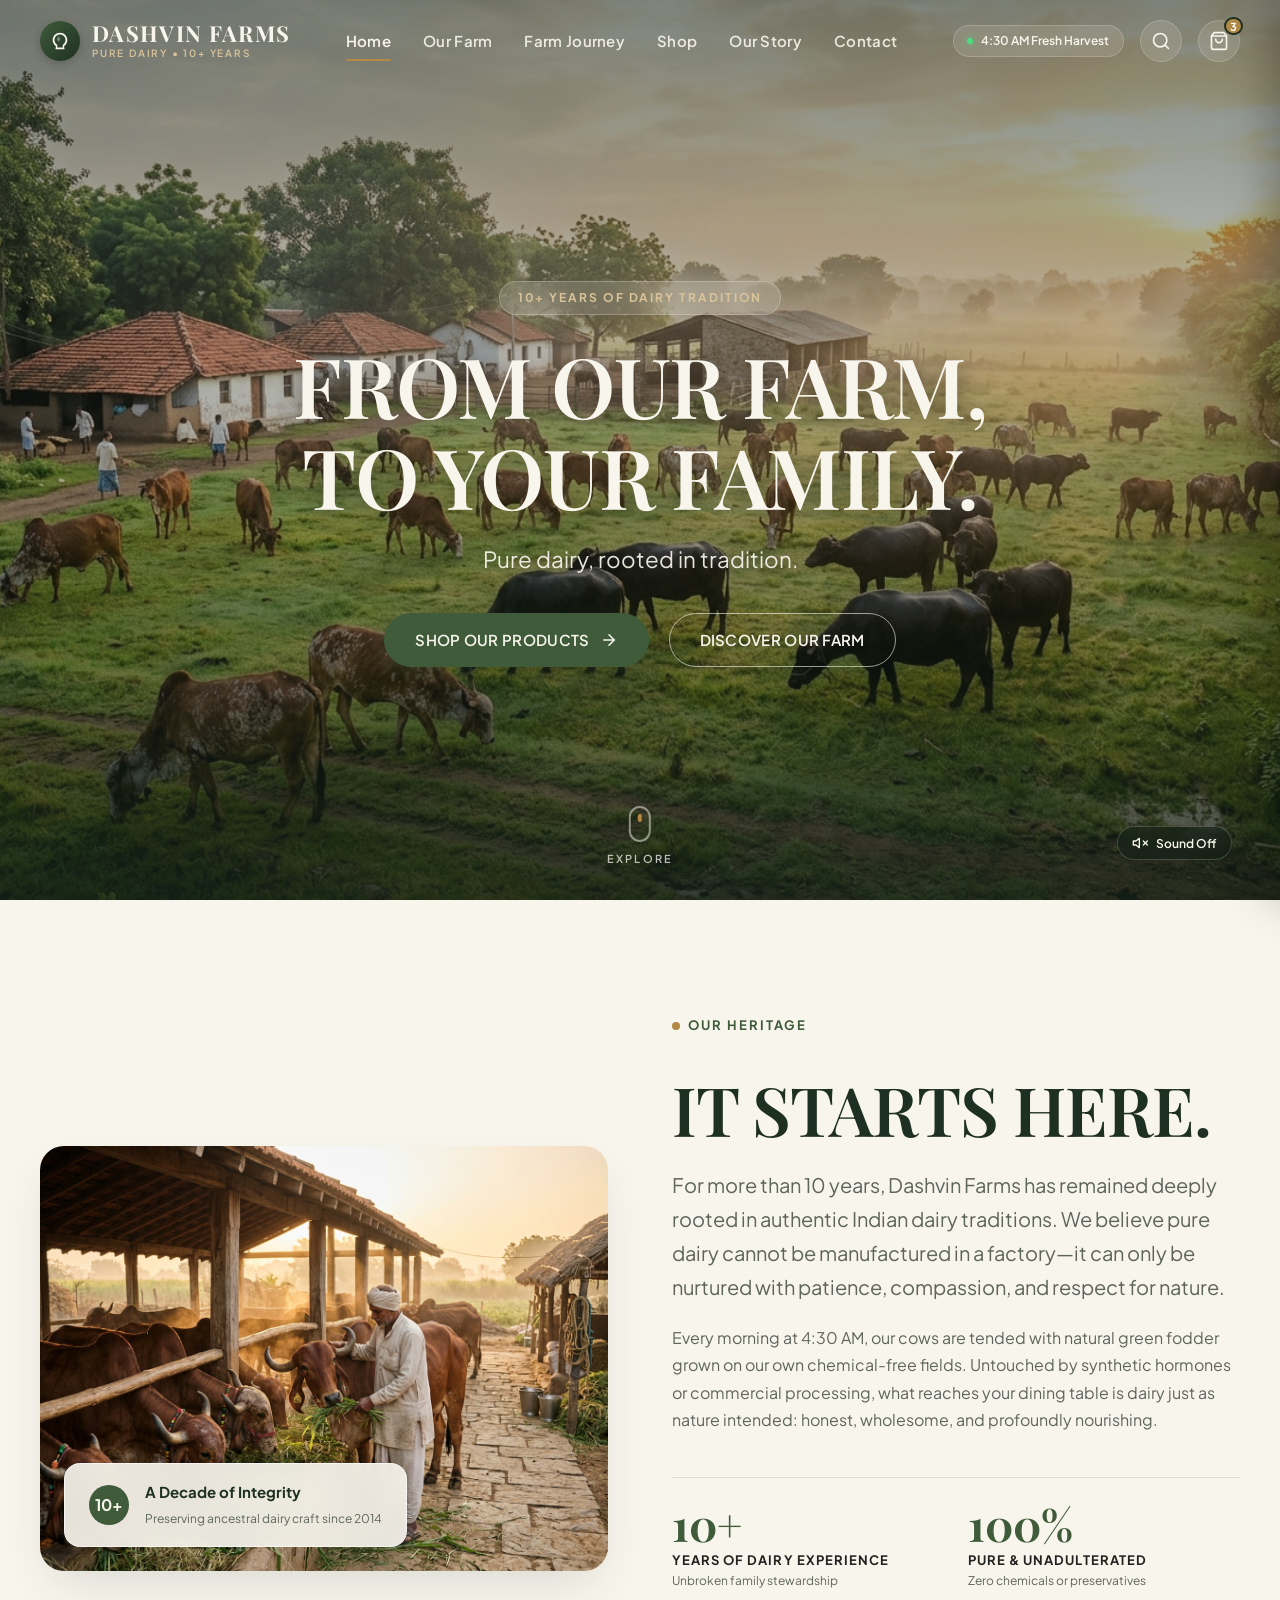
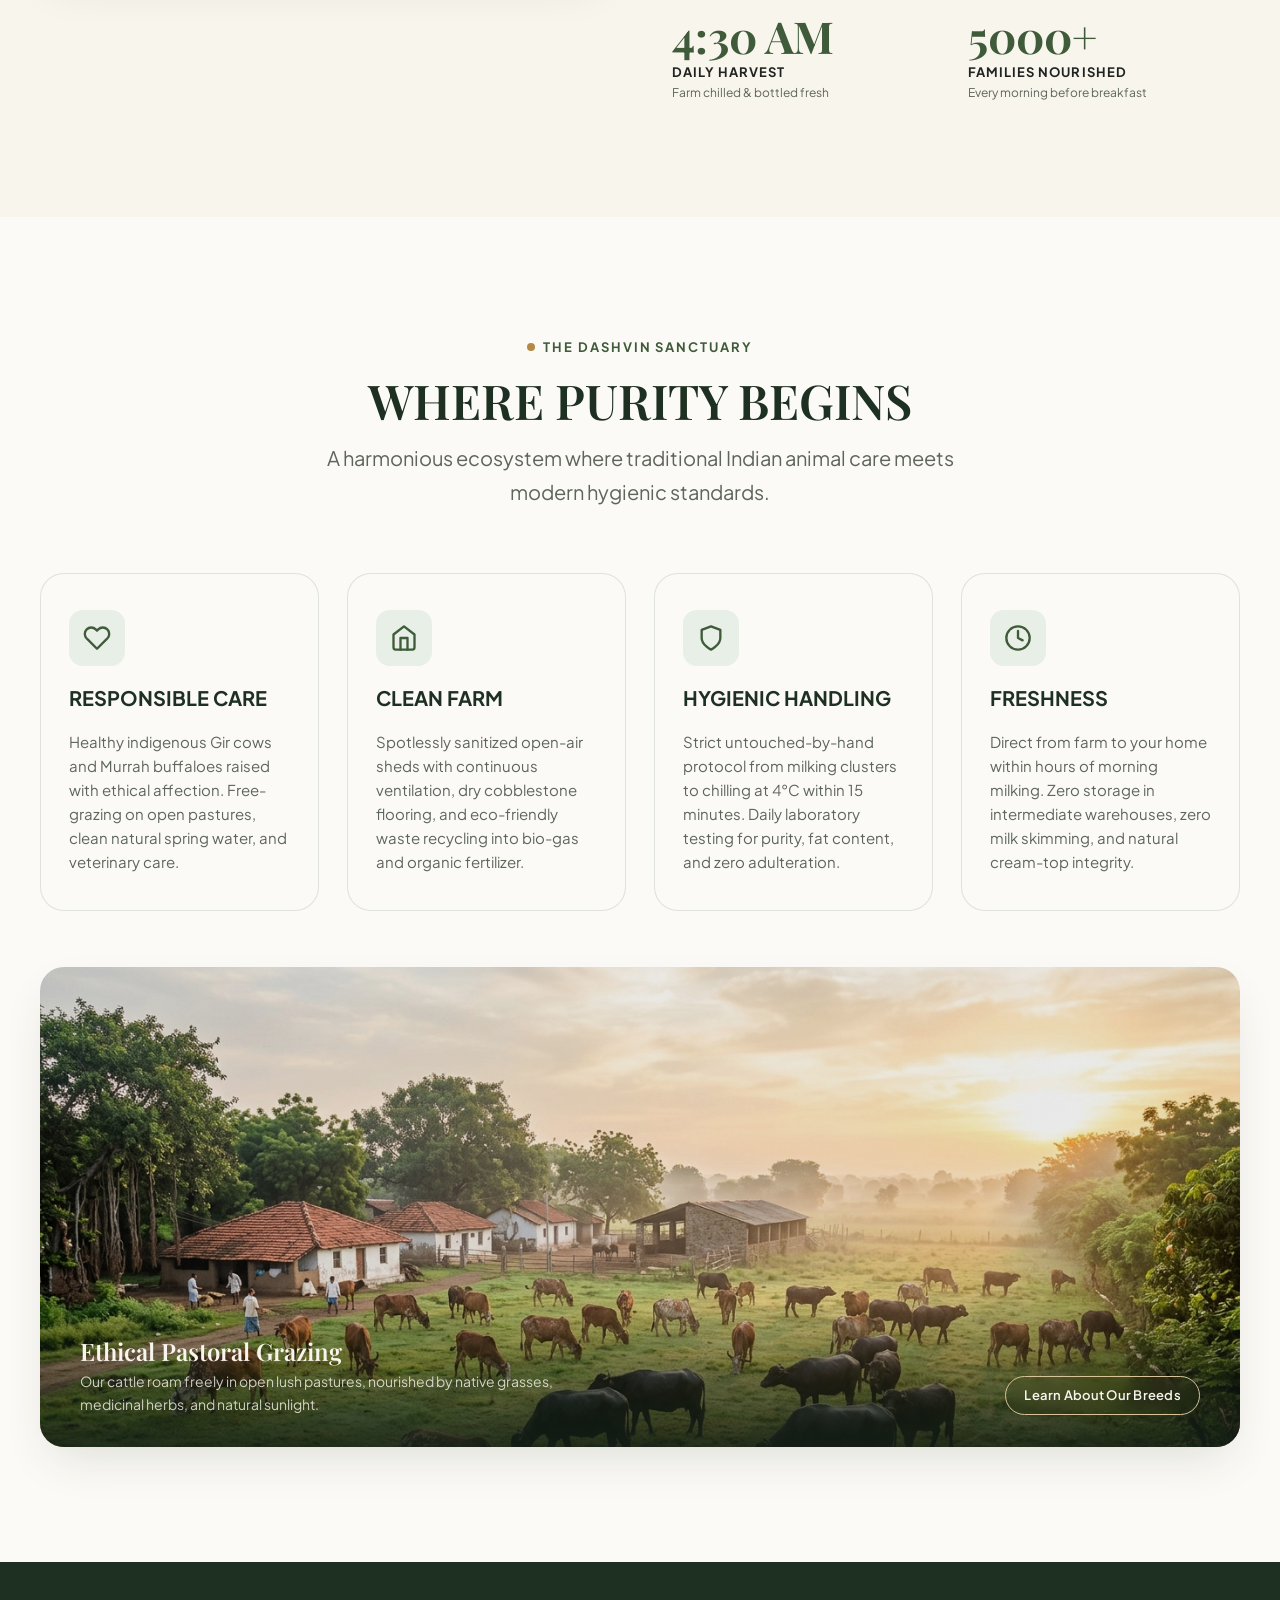
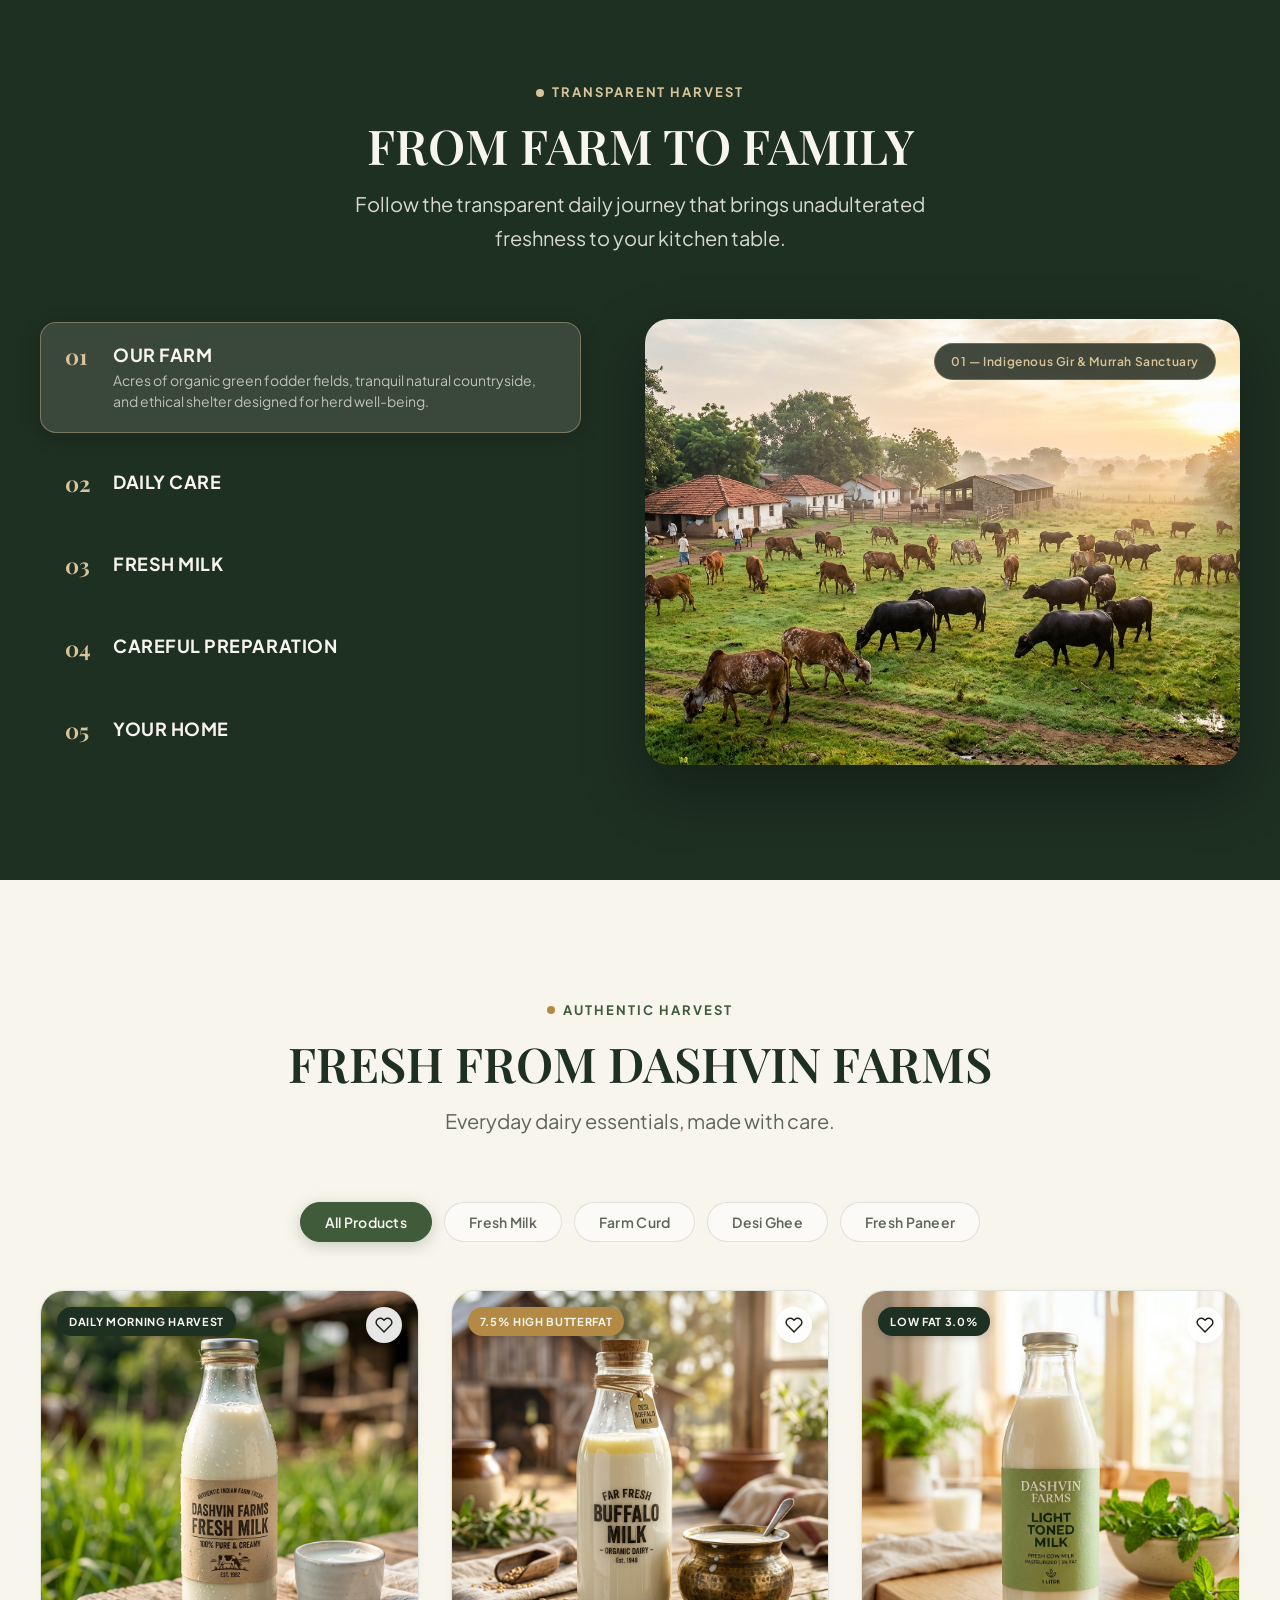
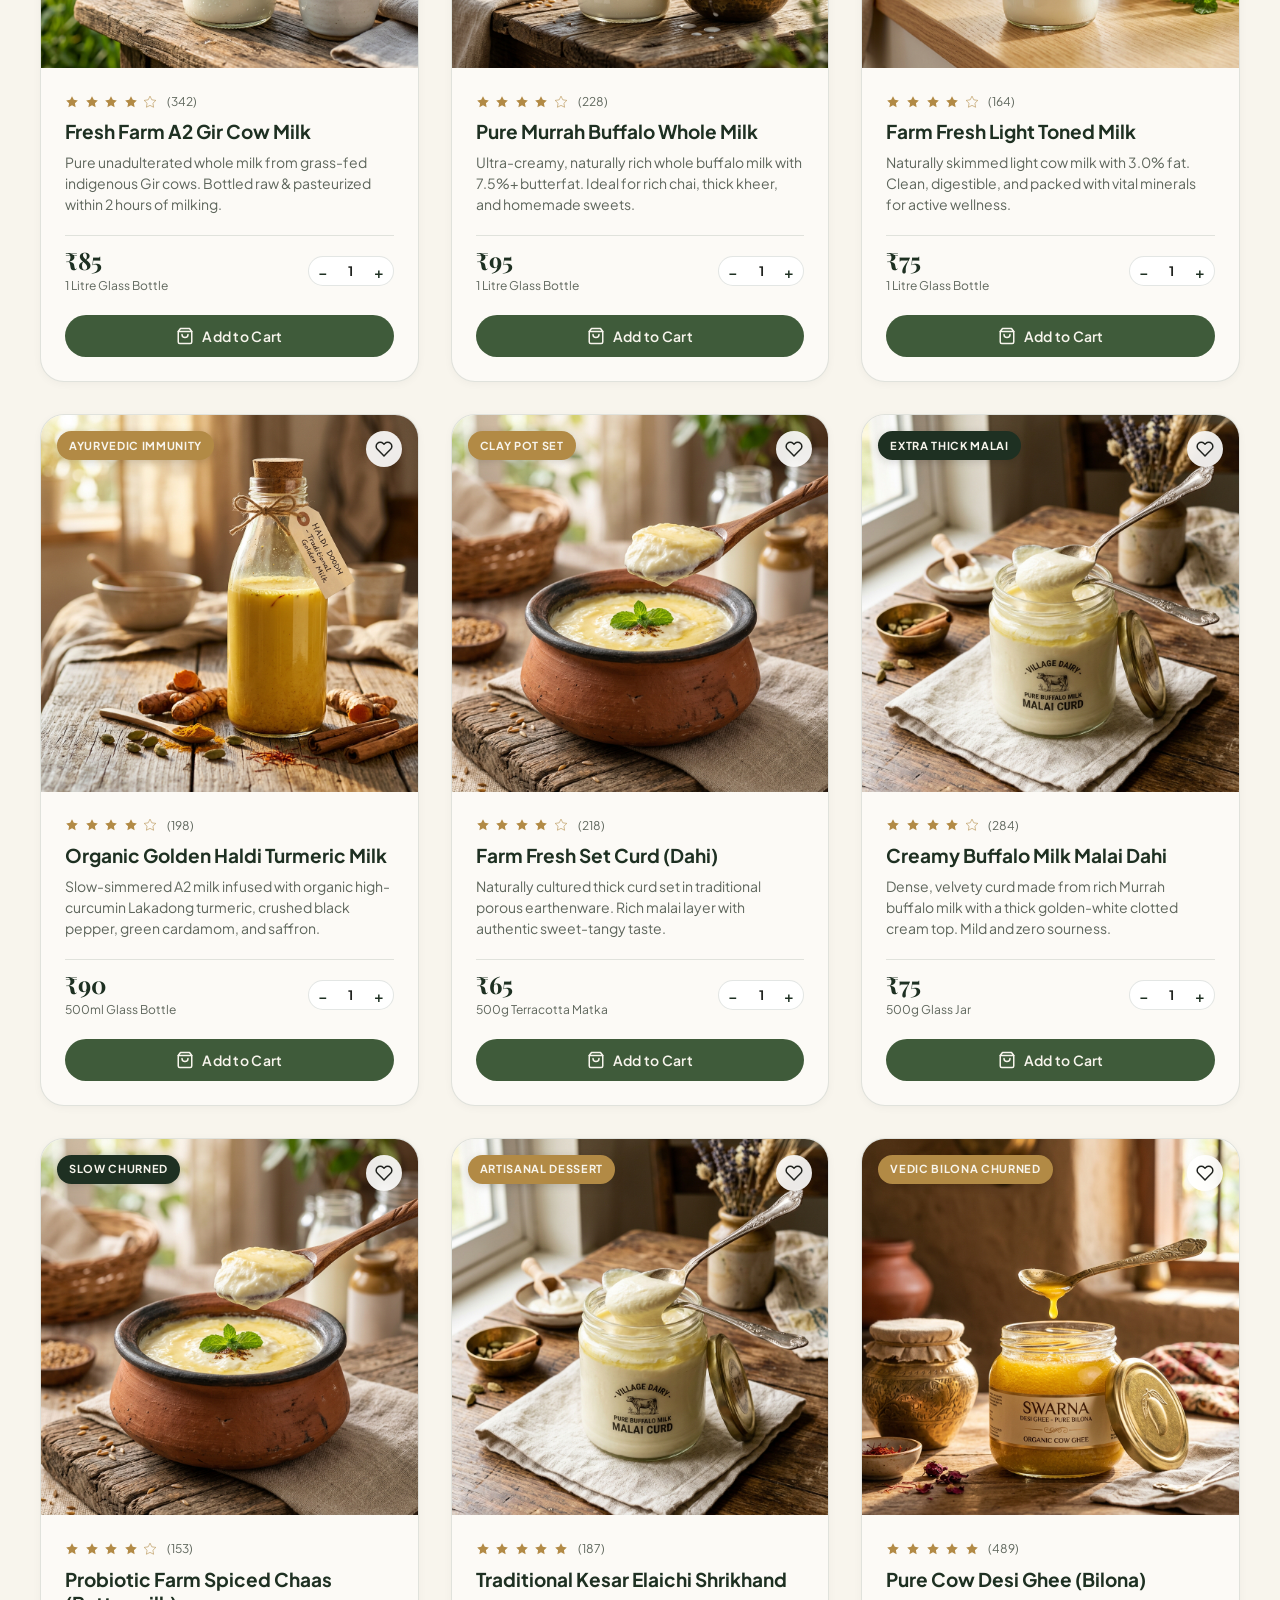
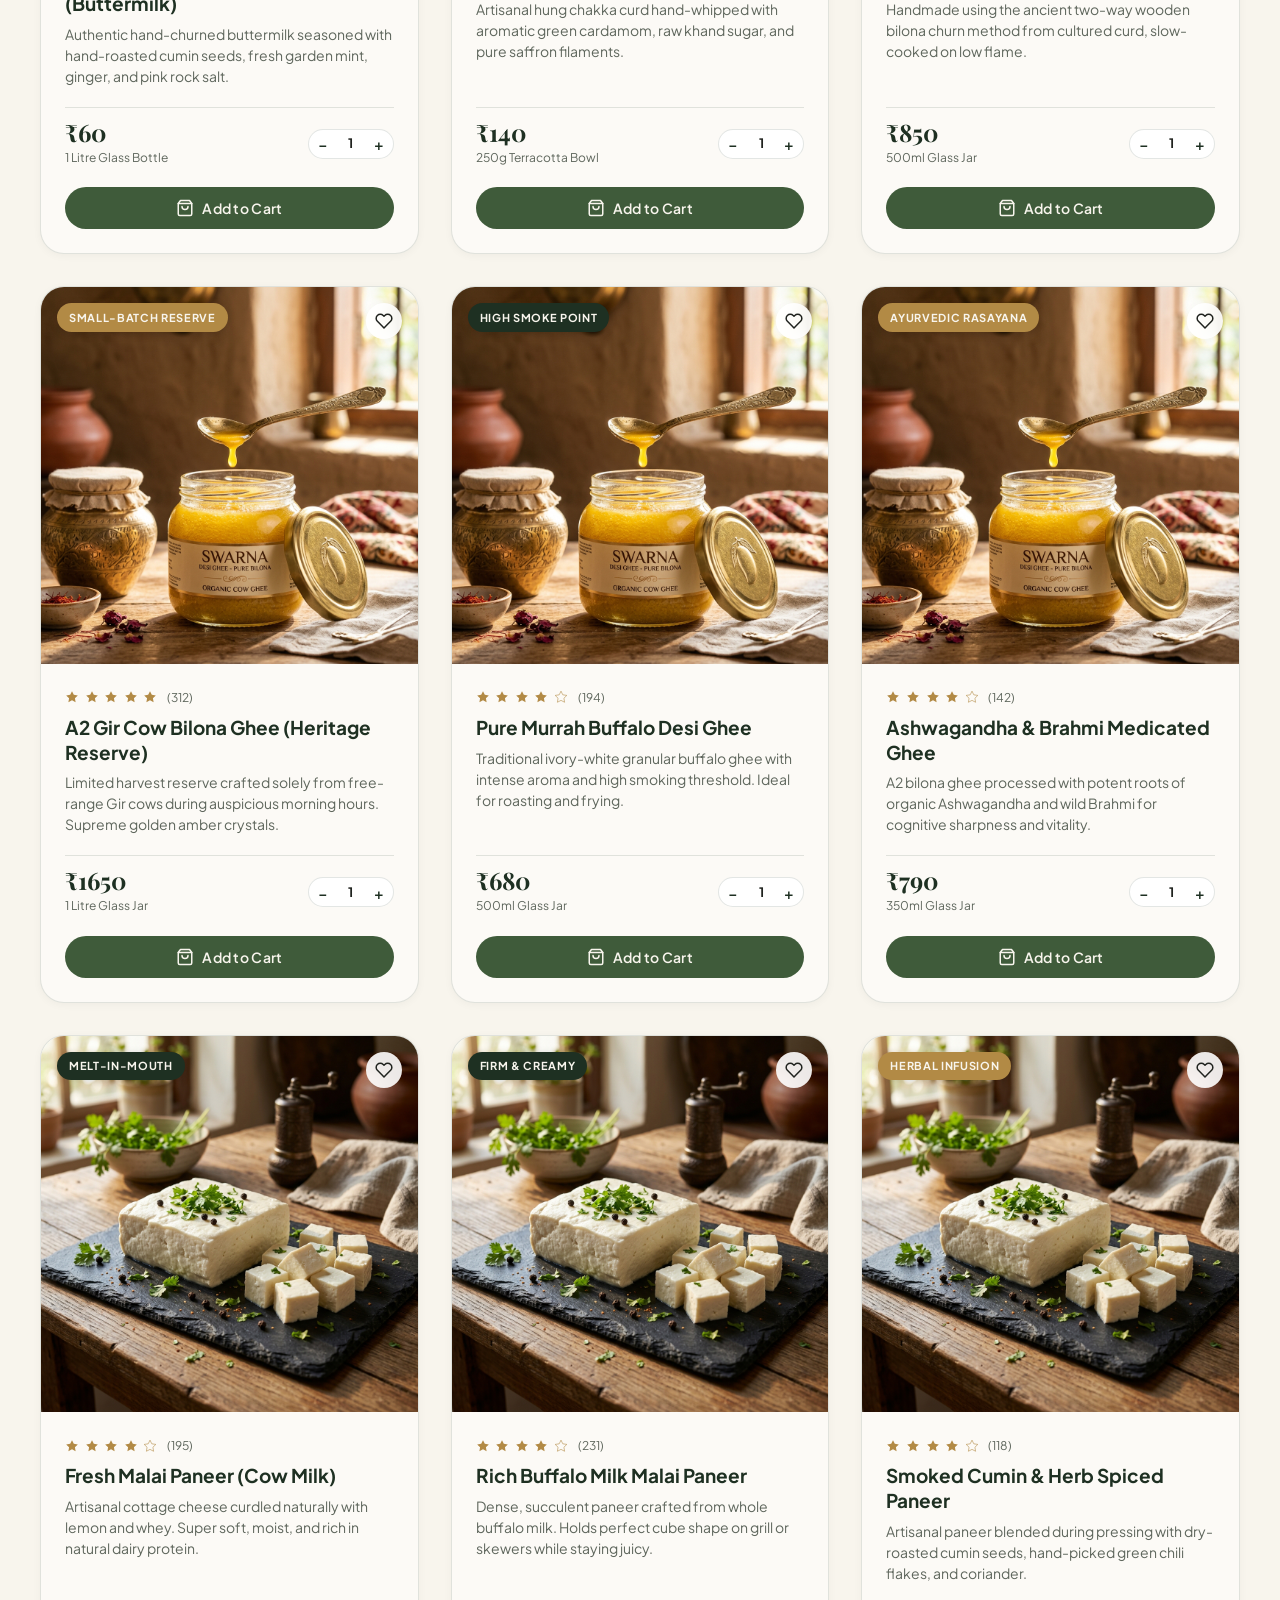
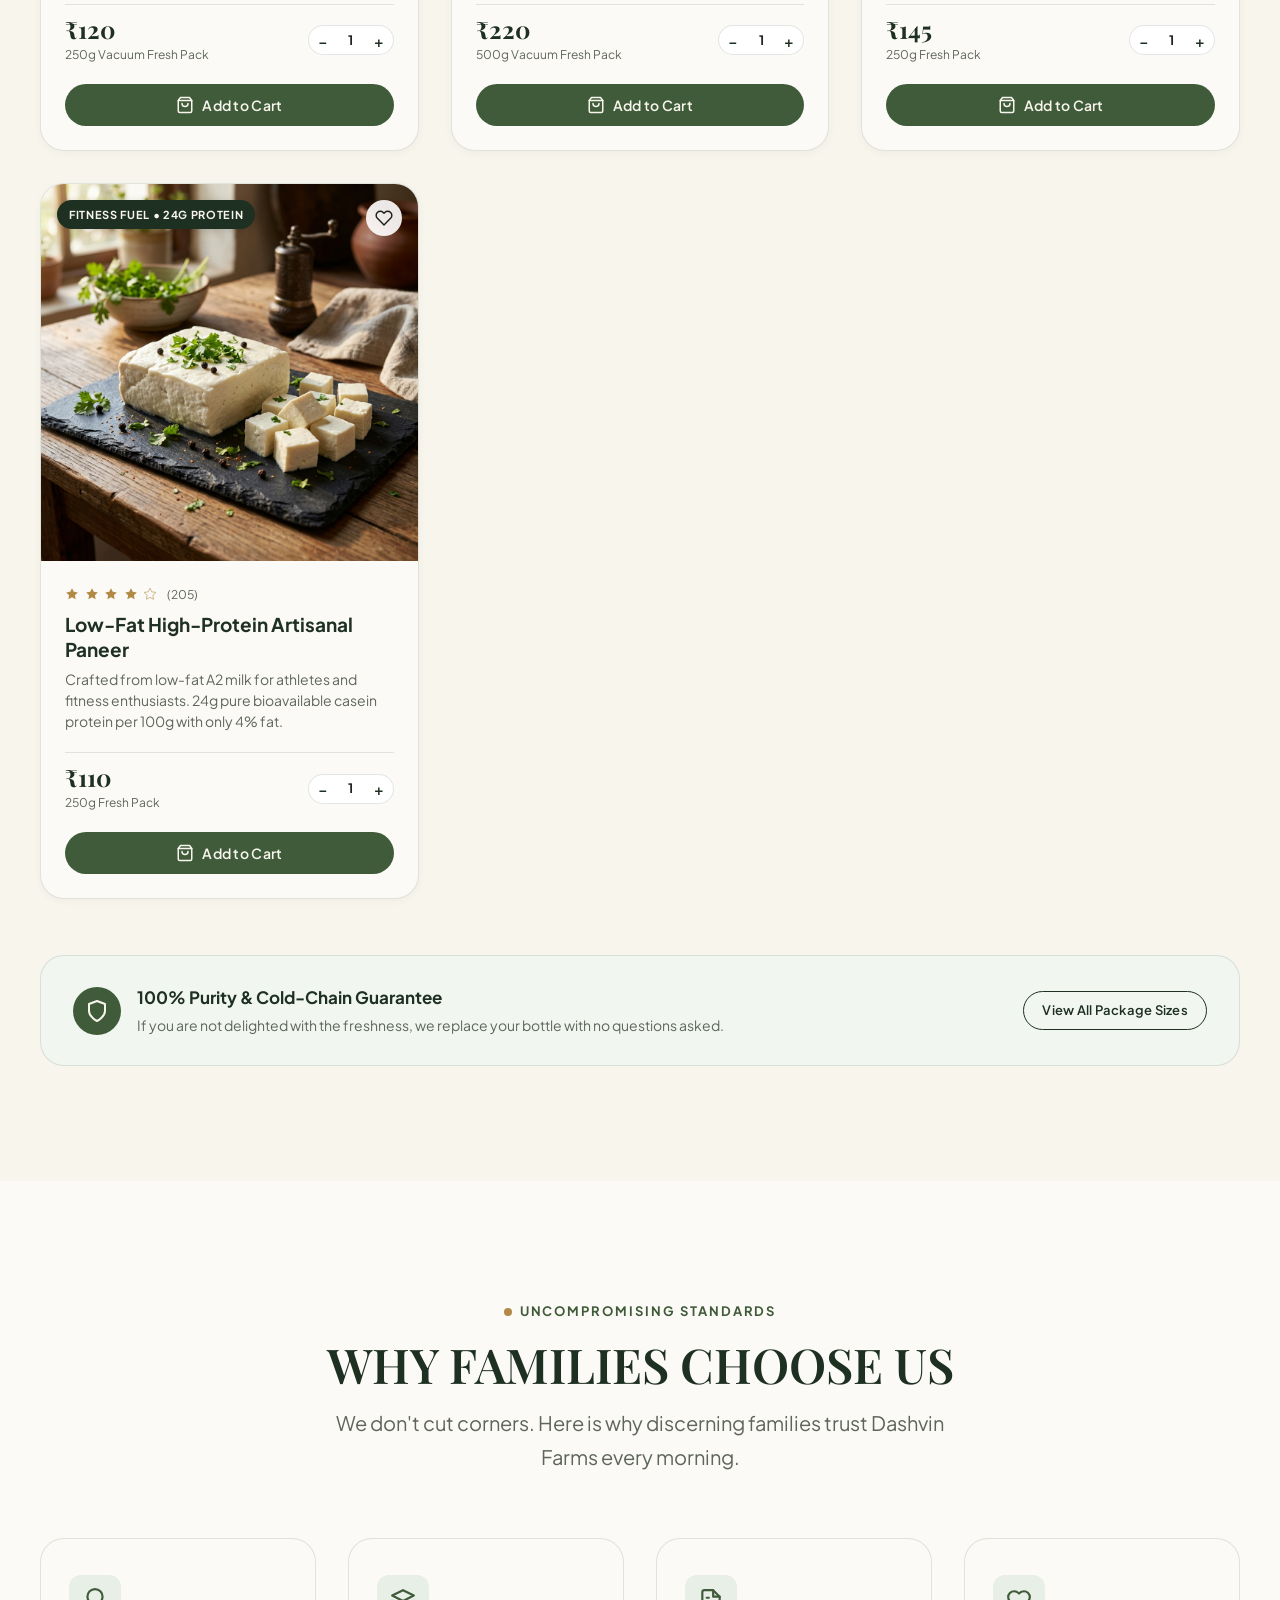
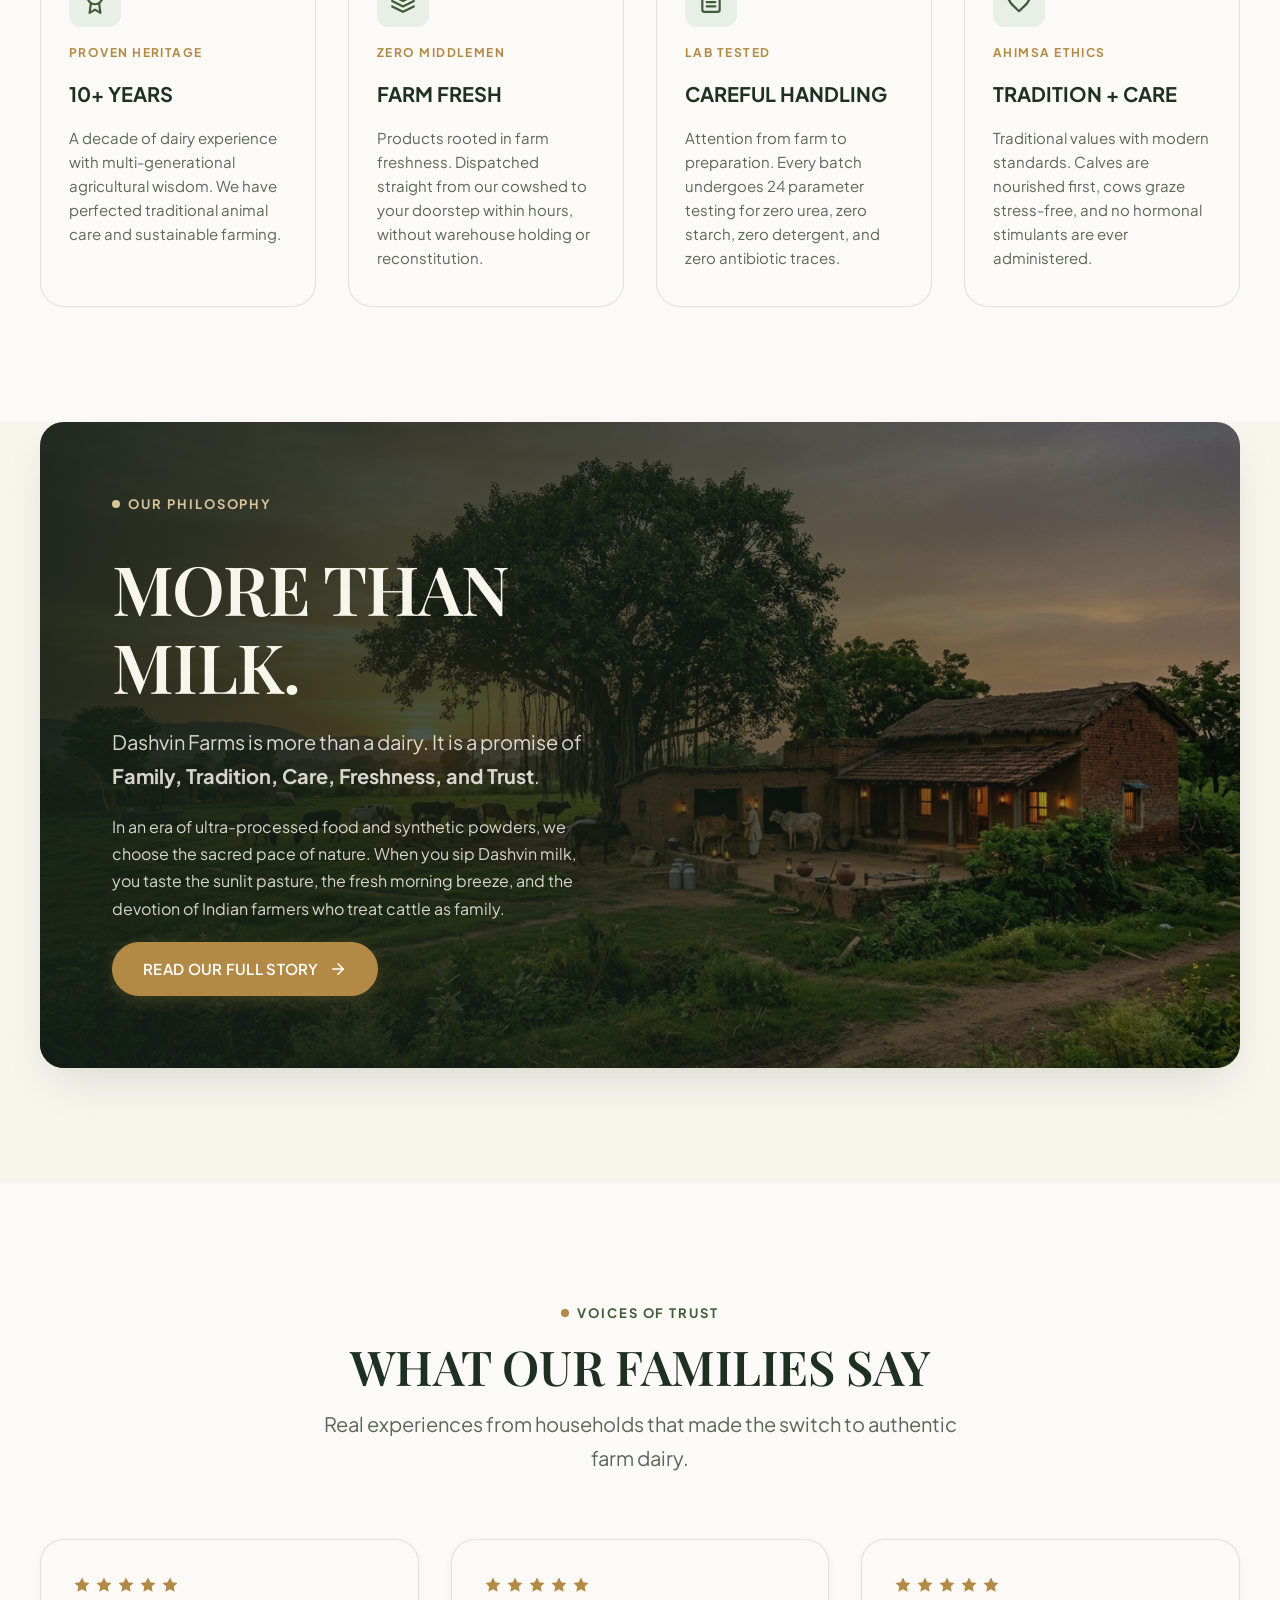
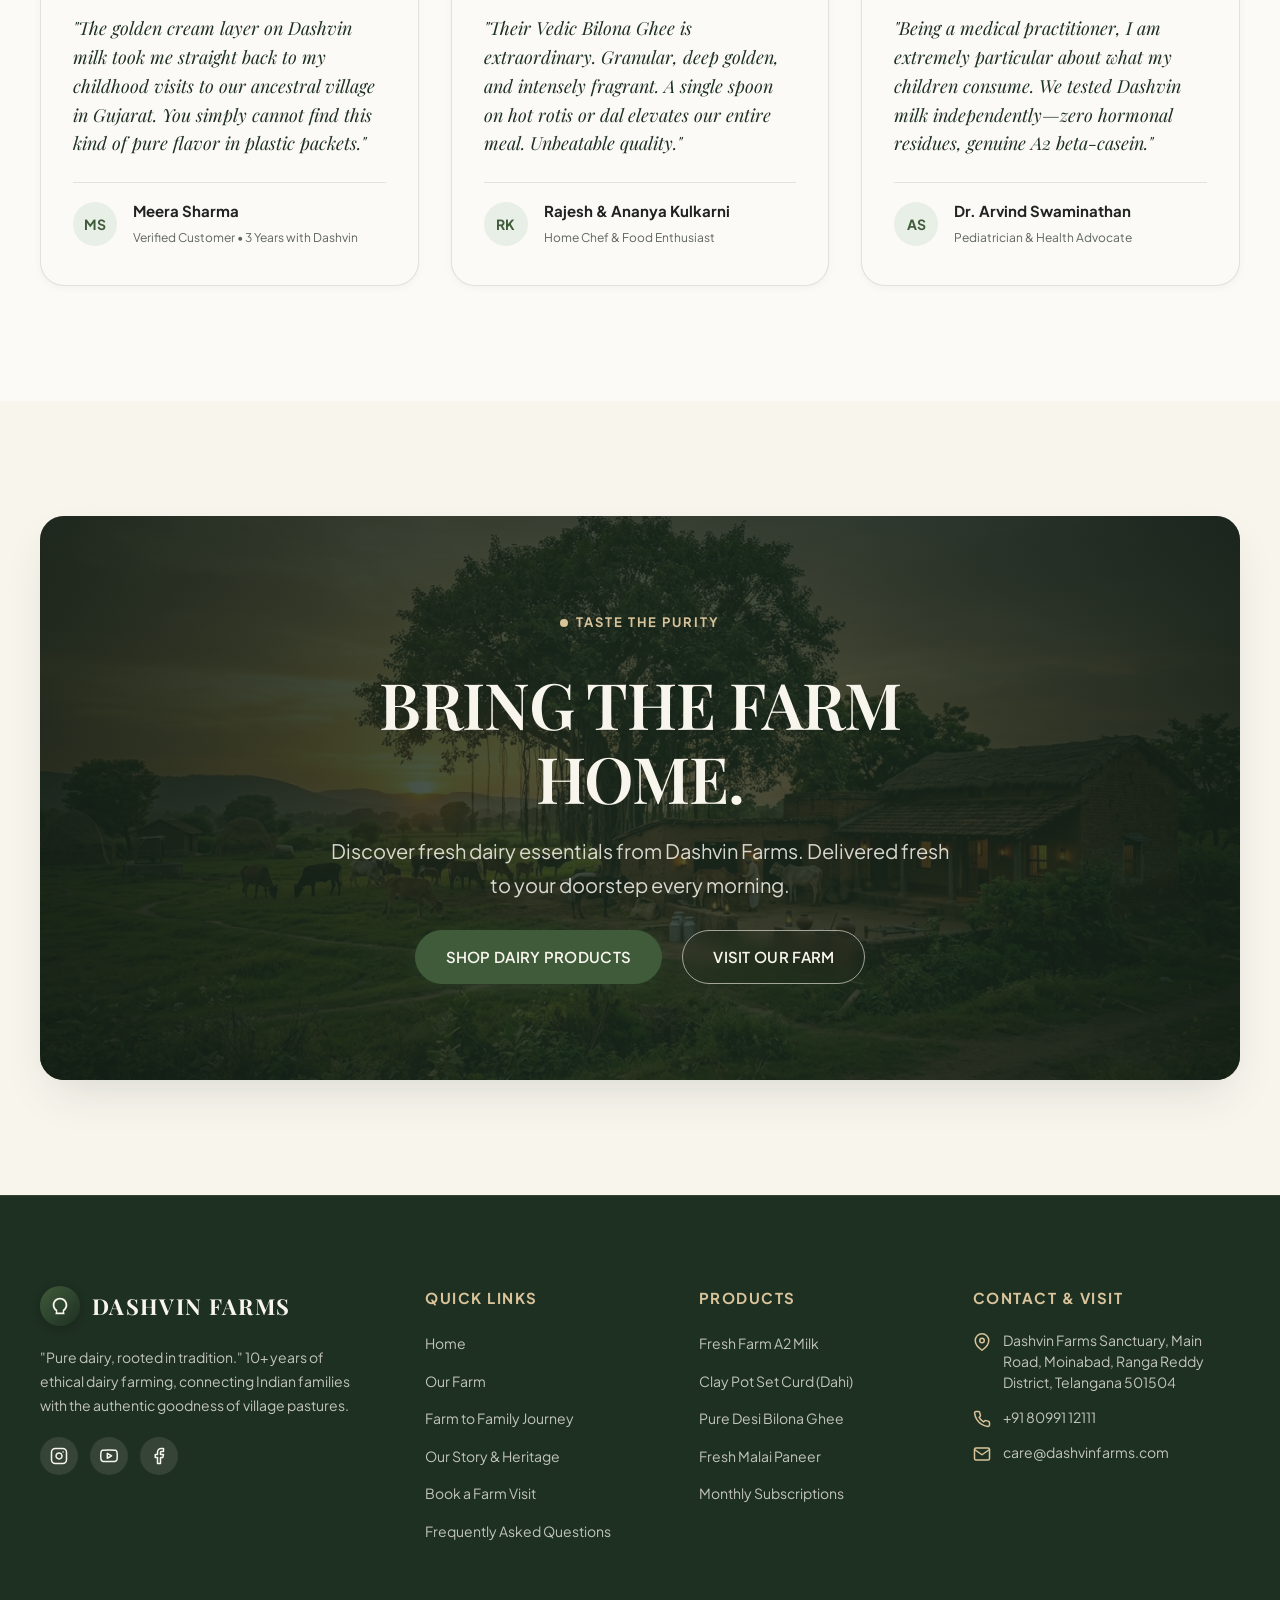
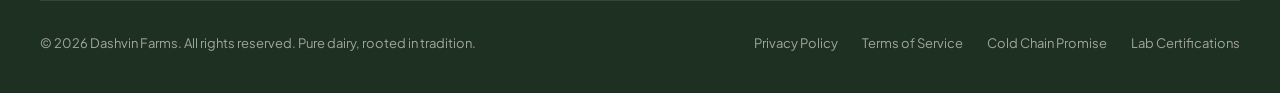
<file: index.html>
<!DOCTYPE html>
<html lang="en">

<head>
  <meta charset="UTF-8">
  <meta name="viewport" content="width=device-width, initial-scale=1.0">
  <title>Dashvin Farms — Authentic Indian Dairy Farm & Premium Dairy Essentials</title>
  <meta name="description"
    content="Dashvin Farms offers authentic Indian dairy products with 10+ years of tradition. Pure A2 Gir cow milk, clay pot set curd, Vedic Bilona ghee, and fresh malai paneer delivered directly from our farm to your home.">
  <meta name="theme-color" content="#1E3022">

  <!-- OpenGraph Metadata -->
  <meta property="og:title" content="Dashvin Farms — Pure Dairy, Rooted in Tradition">
  <meta property="og:description"
    content="Experience authentic Indian dairy farm freshness. 10+ years of pure milk, traditional bilona ghee, earthen pot curd, and fresh paneer.">
  <meta property="og:type" content="website">
  <meta property="og:image" content="assets/images/farm-intro.jpg">

  <!-- Stylesheets -->
  <link rel="stylesheet" href="css/style.css">
  <link rel="stylesheet" href="css/responsive.css">

  <link rel="icon" type="image/svg+xml"
    href="data:image/svg+xml,<svg xmlns='http://www.w3.org/2000/svg' viewBox='0 0 24 24' fill='%231E3022'><path d='M12 2C6.48 2 2 6.48 2 12s4.48 10 10 10 10-4.48 10-10S17.52 2 12 2zm-1 14.5v-9l6 4.5-6 4.5z'/></svg>">
</head>

<body>

  <!-- ==========================================================================
       FLOATING NAVIGATION
       ========================================================================== -->
  <header class="header" id="navbar">
    <div class="container header-container">
      <!-- Brand Logo -->
      <a href="index.html" class="brand-logo" aria-label="Dashvin Farms Home">
        <div class="brand-emblem">
          <svg viewBox="0 0 24 24">
            <path
              d="M12 3C7.5 3 4 6.5 4 11c0 2.8 1.4 5.2 3.6 6.7L7 21h10l-.6-3.3C18.6 16.2 20 13.8 20 11c0-4.5-3.5-8-8-8zm0 2c3.3 0 6 2.7 6 6 0 2.2-1.2 4.1-3 5.2V19h-6v-2.8C7.2 15.1 6 13.2 6 11c0-3.3 2.7-6 6-6z" />
            <path d="M12 7c-1.7 0-3 1.3-3 3 0 .7.3 1.4.8 1.9l.7.7.7-.7c.5-.5.8-1.2.8-1.9 0-1.7-1.3-3-3-3z"
              opacity="0.4" />
          </svg>
        </div>
        <div class="brand-text">
          <span class="brand-name">DASHVIN FARMS</span>
          <span class="brand-tagline">Pure Dairy • 10+ Years</span>
        </div>
      </a>

      <!-- Desktop Nav Links -->
      <nav class="nav-menu" id="navMenu">
        <a href="index.html" class="nav-link active">Home</a>
        <a href="#our-farm" class="nav-link">Our Farm</a>
        <a href="#journey" class="nav-link">Farm Journey</a>
        <a href="#shop" class="nav-link">Shop</a>
        <a href="story.html" class="nav-link">Our Story</a>
        <a href="contact.html" class="nav-link">Contact</a>
      </nav>

      <!-- Action Icons (Search, Harvest Live Pill, Cart) -->
      <div class="nav-actions">
        <!-- Live Morning Harvest Indicator -->
        <div class="harvest-status" title="Fresh morning harvest packaged at 4:30 AM">
          <span class="pulse-dot"></span>
          <span>4:30 AM Fresh Harvest</span>
        </div>

        <!-- Search Button -->
        <button class="nav-action-btn open-search-btn" aria-label="Search dairy products" title="Search products">
          <svg viewBox="0 0 24 24" fill="none" stroke-width="2" stroke-linecap="round" stroke-linejoin="round">
            <circle cx="11" cy="11" r="8"></circle>
            <line x1="21" y1="21" x2="16.65" y2="16.65"></line>
          </svg>
        </button>

        <!-- Cart Button with Count Badge -->
        <button class="nav-action-btn open-cart-btn" aria-label="View shopping cart" title="View cart">
          <svg viewBox="0 0 24 24" fill="none" stroke-width="2" stroke-linecap="round" stroke-linejoin="round">
            <path d="M6 2L3 6v14a2 2 0 0 0 2 2h14a2 2 0 0 0 2-2V6l-3-4z"></path>
            <line x1="3" y1="6" x2="21" y2="6"></line>
            <path d="M16 10a4 4 0 0 1-8 0"></path>
          </svg>
          <span class="cart-badge" style="display:none;">0</span>
        </button>

        <!-- Mobile Hamburger Toggle -->
        <button class="mobile-toggle" aria-label="Toggle navigation menu" id="mobileToggle">
          <span></span>
          <span></span>
          <span></span>
        </button>
      </div>
    </div>
  </header>

  <main>
    <!-- ==========================================================================
         HERO SECTION (CINEMATIC GOOGLE FLOW AI VIDEO BACKGROUND)
         ========================================================================== -->
    <section class="hero" id="home">
      <div class="hero-video-wrap">
        <video id="heroVideo" class="hero-video" autoplay loop muted playsinline poster="assets/images/hero-poster.jpg"
          preload="auto">
          <source src="assets/videos/dashvin-farms-hero.mp4" type="video/mp4">
          Your browser does not support HTML5 video.
        </video>
        <!-- Subtle natural cinematic gradient (ensures high contrast without washing out the video) -->
        <div class="hero-overlay"></div>
      </div>

      <!-- Hero Overlay Content -->
      <div class="hero-content">
        <div class="hero-eyebrow">
          <span>10+ YEARS OF DAIRY TRADITION</span>
        </div>
        <h1 class="hero-title">
          FROM OUR FARM,<br>
          TO YOUR FAMILY.
        </h1>
        <p class="hero-subtitle">
          Pure dairy, rooted in tradition.
        </p>

        <div class="hero-cta-group">
          <a href="#shop" class="btn btn-primary">
            <span>SHOP OUR PRODUCTS</span>
            <svg viewBox="0 0 24 24" width="18" height="18" fill="none" stroke="currentColor" stroke-width="2"
              stroke-linecap="round" stroke-linejoin="round">
              <line x1="5" y1="12" x2="19" y2="12"></line>
              <polyline points="12 5 19 12 12 19"></polyline>
            </svg>
          </a>
          <a href="#our-farm" class="btn btn-secondary">
            <span>DISCOVER OUR FARM</span>
          </a>
        </div>
      </div>

      <!-- Ambient Sound Toggle -->
      <button class="hero-sound-toggle" id="heroSoundToggle" aria-label="Toggle hero video sound">
        <svg viewBox="0 0 24 24" fill="none" stroke="currentColor" stroke-width="2" stroke-linecap="round"
          stroke-linejoin="round">
          <polygon points="11 5 6 9 2 9 2 15 6 15 11 19 11 5"></polygon>
          <line x1="23" y1="9" x2="17" y2="15"></line>
          <line x1="17" y1="9" x2="23" y2="15"></line>
        </svg>
        <span>Sound Off</span>
      </button>

      <!-- Scroll Indicator -->
      <a href="#intro" class="hero-scroll-indicator" aria-label="Scroll down to farm introduction">
        <div class="scroll-mouse">
          <div class="scroll-wheel"></div>
        </div>
        <span>EXPLORE</span>
      </a>
    </section>

    <!-- ==========================================================================
         SECTION 2 — FARM INTRODUCTION ("IT STARTS HERE.")
         Editorial agricultural layout + 10+ years heritage
         ========================================================================== -->
    <section class="section bg-cream" id="intro">
      <div class="container">
        <div class="intro-grid">
          <!-- Authentic Farm Imagery with Badge -->
          <div class="intro-image-wrap">
            <img src="assets/images/farm-intro.jpg"
              alt="Authentic Indian dairy farm with Gir cows eating green fodder in open barn" class="intro-image"
              loading="lazy" width="600" height="550">
            <div class="intro-badge">
              <div class="intro-badge-icon">10+</div>
              <div class="intro-badge-text">
                <strong>A Decade of Integrity</strong>
                <span>Preserving ancestral dairy craft since 2014</span>
              </div>
            </div>
          </div>

          <!-- Editorial Story Content -->
          <div class="intro-content">
            <div class="eyebrow">OUR HERITAGE</div>
            <h2 class="heading-display">IT STARTS HERE.</h2>
            <p class="lead-text">
              For more than 10 years, Dashvin Farms has remained deeply rooted in authentic Indian dairy traditions. We
              believe pure dairy cannot be manufactured in a factory—it can only be nurtured with patience, compassion,
              and respect for nature.
            </p>
            <p style="color:var(--color-muted); font-size:1rem; line-height:1.7;">
              Every morning at 4:30 AM, our cows are tended with natural green fodder grown on our own chemical-free
              fields. Untouched by synthetic hormones or commercial processing, what reaches your dining table is dairy
              just as nature intended: honest, wholesome, and profoundly nourishing.
            </p>

            <!-- Supporting Stat Cards -->
            <div class="intro-stats-grid">
              <div class="stat-item">
                <span class="stat-number counter-val" data-target="10" data-suffix="+">10+</span>
                <span class="stat-label">Years of Dairy Experience</span>
                <span class="stat-sub">Unbroken family stewardship</span>
              </div>
              <div class="stat-item">
                <span class="stat-number counter-val" data-target="100" data-suffix="%">100%</span>
                <span class="stat-label">Pure & Unadulterated</span>
                <span class="stat-sub">Zero chemicals or preservatives</span>
              </div>
              <div class="stat-item">
                <span class="stat-number">4:30 AM</span>
                <span class="stat-label">Daily Harvest</span>
                <span class="stat-sub">Farm chilled & bottled fresh</span>
              </div>
              <div class="stat-item">
                <span class="stat-number counter-val" data-target="5000" data-suffix="+">5000+</span>
                <span class="stat-label">Families Nourished</span>
                <span class="stat-sub">Every morning before breakfast</span>
              </div>
            </div>
          </div>
        </div>
      </div>
    </section>

    <!-- ==========================================================================
         SECTION 3 — OUR FARM ("WHERE PURITY BEGINS")
         Atmosphere, Cows, Buffaloes, Clean Cowshed & 4 Pillars
         ========================================================================== -->
    <section class="section bg-cream-light" id="our-farm">
      <div class="container">
        <div class="section-header">
          <div class="eyebrow">THE DASHVIN SANCTUARY</div>
          <h2 class="heading-lg">WHERE PURITY BEGINS</h2>
          <p class="lead-text" style="margin: 0.75rem auto 0;">
            A harmonious ecosystem where traditional Indian animal care meets modern hygienic standards.
          </p>
        </div>

        <!-- 4 Pillars Grid -->
        <div class="pillars-grid">
          <!-- Pillar 1 -->
          <div class="pillar-card">
            <div class="pillar-icon-wrap">
              <svg viewBox="0 0 24 24" fill="none" stroke-width="2" stroke-linecap="round" stroke-linejoin="round">
                <path
                  d="M20.84 4.61a5.5 5.5 0 0 0-7.78 0L12 5.67l-1.06-1.06a5.5 5.5 0 0 0-7.78 7.78l1.06 1.06L12 21.23l7.78-7.78 1.06-1.06a5.5 5.5 0 0 0 0-7.78z">
                </path>
              </svg>
            </div>
            <h3 class="pillar-title">RESPONSIBLE CARE</h3>
            <p class="pillar-desc">
              Healthy indigenous Gir cows and Murrah buffaloes raised with ethical affection. Free-grazing on open
              pastures, clean natural spring water, and veterinary care.
            </p>
          </div>

          <!-- Pillar 2 -->
          <div class="pillar-card">
            <div class="pillar-icon-wrap">
              <svg viewBox="0 0 24 24" fill="none" stroke-width="2" stroke-linecap="round" stroke-linejoin="round">
                <path d="M3 9l9-7 9 7v11a2 2 0 0 1-2 2H5a2 2 0 0 1-2-2z"></path>
                <polyline points="9 22 9 12 15 12 15 22"></polyline>
              </svg>
            </div>
            <h3 class="pillar-title">CLEAN FARM</h3>
            <p class="pillar-desc">
              Spotlessly sanitized open-air sheds with continuous ventilation, dry cobblestone flooring, and
              eco-friendly waste recycling into bio-gas and organic fertilizer.
            </p>
          </div>

          <!-- Pillar 3 -->
          <div class="pillar-card">
            <div class="pillar-icon-wrap">
              <svg viewBox="0 0 24 24" fill="none" stroke-width="2" stroke-linecap="round" stroke-linejoin="round">
                <path d="M12 22s8-4 8-10V5l-8-3-8 3v7c0 6 8 10 8 10z"></path>
              </svg>
            </div>
            <h3 class="pillar-title">HYGIENIC HANDLING</h3>
            <p class="pillar-desc">
              Strict untouched-by-hand protocol from milking clusters to chilling at 4°C within 15 minutes. Daily
              laboratory testing for purity, fat content, and zero adulteration.
            </p>
          </div>

          <!-- Pillar 4 -->
          <div class="pillar-card">
            <div class="pillar-icon-wrap">
              <svg viewBox="0 0 24 24" fill="none" stroke-width="2" stroke-linecap="round" stroke-linejoin="round">
                <circle cx="12" cy="12" r="10"></circle>
                <polyline points="12 6 12 12 16 14"></polyline>
              </svg>
            </div>
            <h3 class="pillar-title">FRESHNESS</h3>
            <p class="pillar-desc">
              Direct from farm to your home within hours of morning milking. Zero storage in intermediate warehouses,
              zero milk skimming, and natural cream-top integrity.
            </p>
          </div>
        </div>

        <!-- Atmospheric Farm Feature Banner -->
        <div class="farm-feature-banner">
          <img src="assets/images/farm-pasture.jpg"
            alt="Gir cows and Murrah buffaloes grazing calmly on green pasture in golden sunrise light" loading="lazy"
            width="1200" height="500">
          <div class="farm-feature-caption">
            <div>
              <h4>Ethical Pastoral Grazing</h4>
              <p>Our cattle roam freely in open lush pastures, nourished by native grasses, medicinal herbs, and natural
                sunlight.</p>
            </div>
            <a href="story.html" class="btn btn-secondary btn-sm"
              style="border-color:var(--color-beige); color:var(--color-cream);">
              Learn About Our Breeds
            </a>
          </div>
        </div>
      </div>
    </section>

    <!-- ==========================================================================
         SECTION 4 — FARM TO FAMILY JOURNEY (Scroll-driven / Interactive)
         01 OUR FARM -> 02 DAILY CARE -> 03 FRESH MILK -> 04 PREPARATION -> 05 HOME
         ========================================================================== -->
    <section class="section bg-dark" id="journey">
      <div class="container">
        <div class="section-header">
          <div class="eyebrow eyebrow--light">TRANSPARENT HARVEST</div>
          <h2 class="heading-lg heading-lg--light">FROM FARM TO FAMILY</h2>
          <p class="lead-text lead-text--light" style="margin: 0.75rem auto 0;">
            Follow the transparent daily journey that brings unadulterated freshness to your kitchen table.
          </p>
        </div>

        <div class="journey-container">
          <!-- 5 Steps Navigation -->
          <div class="journey-steps-nav">
            <!-- Step 1 -->
            <button class="journey-step-btn active" data-step="1">
              <span class="step-number">01</span>
              <div class="step-info">
                <span class="step-title">OUR FARM</span>
                <p class="step-desc">Acres of organic green fodder fields, tranquil natural countryside, and ethical
                  shelter designed for herd well-being.</p>
              </div>
            </button>

            <!-- Step 2 -->
            <button class="journey-step-btn" data-step="2">
              <span class="step-number">02</span>
              <div class="step-info">
                <span class="step-title">DAILY CARE</span>
                <p class="step-desc">Veterinary check-ups, herbal dietary supplements (neem, ashwagandha), and
                  affectionate grooming twice every day.</p>
              </div>
            </button>

            <!-- Step 3 -->
            <button class="journey-step-btn" data-step="3">
              <span class="step-number">03</span>
              <div class="step-info">
                <span class="step-title">FRESH MILK</span>
                <p class="step-desc">Milked in hygienic conditions at 4:30 AM, immediately chilled at 4°C in food-grade
                  stainless steel to retain natural vitamins.</p>
              </div>
            </button>

            <!-- Step 4 -->
            <button class="journey-step-btn" data-step="4">
              <span class="step-number">04</span>
              <div class="step-info">
                <span class="step-title">CAREFUL PREPARATION</span>
                <p class="step-desc">Ancient Vedic Bilona curd churning for ghee, natural earthen pot fermentation for
                  dahi, and fresh paneer pressing.</p>
              </div>
            </button>

            <!-- Step 5 -->
            <button class="journey-step-btn" data-step="5">
              <span class="step-number">05</span>
              <div class="step-info">
                <span class="step-title">YOUR HOME</span>
                <p class="step-desc">Delivered in sanitized glass bottles before 7:00 AM, ready for your morning chai,
                  nourishing your family with pure health.</p>
              </div>
            </button>
          </div>

          <!-- Dynamic Visual Showcase -->
          <div class="journey-visual-wrap">
            <span class="journey-image-badge">01 — Indigenous Gir & Murrah Sanctuary</span>
            <img src="assets/images/farm-pasture.jpg" alt="Dashvin farm pastures" class="journey-image active"
              data-step="1" loading="lazy">
            <img src="assets/images/farm-intro.jpg" alt="Farmer caring for cows" class="journey-image" data-step="2"
              loading="lazy">
            <img src="assets/images/farm-hygiene.jpg" alt="Stainless steel milk testing and hygiene"
              class="journey-image" data-step="3" loading="lazy">
            <img src="assets/images/product-ghee.jpg" alt="Vedic bilona churned ghee and curd craft"
              class="journey-image" data-step="4" loading="lazy">
            <img src="assets/images/farm-family.jpg" alt="Indian family enjoying fresh milk at breakfast"
              class="journey-image" data-step="5" loading="lazy">
          </div>
        </div>
      </div>
    </section>

    <!-- ==========================================================================
         SECTION 5 — E-COMMERCE PRODUCTS ("FRESH FROM DASHVIN FARMS")
         Tactile Product Cards, Filters & Interactive Add-to-Cart
         ========================================================================== -->
    <section class="section bg-cream" id="shop">
      <div class="container">
        <div class="section-header">
          <div class="eyebrow">AUTHENTIC HARVEST</div>
          <h2 class="heading-lg">FRESH FROM DASHVIN FARMS</h2>
          <p class="lead-text" style="margin: 0.75rem auto 0;">
            Everyday dairy essentials, made with care.
          </p>
        </div>

        <!-- Filter Tabs -->
        <div class="product-filters">
          <button class="filter-btn active" data-category="all">All Products</button>
          <button class="filter-btn" data-category="milk">Fresh Milk</button>
          <button class="filter-btn" data-category="curd">Farm Curd</button>
          <button class="filter-btn" data-category="ghee">Desi Ghee</button>
          <button class="filter-btn" data-category="paneer">Fresh Paneer</button>
        </div>

        <!-- Product Grid (Hydrated by products.js) -->
        <div class="products-grid">
          <!-- Dynamic cards rendered by js/main.js -->
        </div>

        <!-- Purity Assurance Bar -->
        <div
          style="margin-top: 3.5rem; background: var(--color-sage-light); border: 1px solid var(--color-border); border-radius: var(--radius-lg); padding: 1.75rem 2rem; display: flex; align-items: center; justify-content: space-between; flex-wrap: wrap; gap: 1.5rem;">
          <div style="display:flex; align-items:center; gap:1rem;">
            <div
              style="width:48px; height:48px; border-radius:50%; background:var(--color-primary); color:var(--color-cream); display:flex; align-items:center; justify-content:center;">
              <svg viewBox="0 0 24 24" width="24" height="24" fill="none" stroke="currentColor" stroke-width="2"
                stroke-linecap="round" stroke-linejoin="round">
                <path d="M12 22s8-4 8-10V5l-8-3-8 3v7c0 6 8 10 8 10z"></path>
              </svg>
            </div>
            <div>
              <strong style="color:var(--color-primary-dark); font-size:1.0625rem; display:block;">100% Purity &
                Cold-Chain Guarantee</strong>
              <span style="color:var(--color-muted); font-size:0.875rem;">If you are not delighted with the freshness,
                we replace your bottle with no questions asked.</span>
            </div>
          </div>
          <a href="shop.html" class="btn btn-outline-dark btn-sm">
            View All Package Sizes
          </a>
        </div>
      </div>
    </section>

    <!-- ==========================================================================
         SECTION 6 — WHY DASHVIN FARMS (Trust & Values)
         ========================================================================== -->
    <section class="section bg-cream-light" id="why-us">
      <div class="container">
        <div class="section-header">
          <div class="eyebrow">UNCOMPROMISING STANDARDS</div>
          <h2 class="heading-lg">WHY FAMILIES CHOOSE US</h2>
          <p class="lead-text" style="margin: 0.75rem auto 0;">
            We don't cut corners. Here is why discerning families trust Dashvin Farms every morning.
          </p>
        </div>

        <div class="trust-grid">
          <!-- Point 1 -->
          <div class="trust-card">
            <div class="trust-icon-box">
              <svg viewBox="0 0 24 24" fill="none" stroke-width="2" stroke-linecap="round" stroke-linejoin="round">
                <circle cx="12" cy="8" r="7"></circle>
                <polyline points="8.21 13.89 7 23 12 20 17 23 15.79 13.88"></polyline>
              </svg>
            </div>
            <span class="trust-tag">PROVEN HERITAGE</span>
            <h3 class="trust-title">10+ YEARS</h3>
            <p class="trust-desc">
              A decade of dairy experience with multi-generational agricultural wisdom. We have perfected traditional
              animal care and sustainable farming.
            </p>
          </div>

          <!-- Point 2 -->
          <div class="trust-card">
            <div class="trust-icon-box">
              <svg viewBox="0 0 24 24" fill="none" stroke-width="2" stroke-linecap="round" stroke-linejoin="round">
                <path d="M12 2L2 7l10 5 10-5-10-5z"></path>
                <path d="M2 17l10 5 10-5"></path>
                <path d="M2 12l10 5 10-5"></path>
              </svg>
            </div>
            <span class="trust-tag">ZERO MIDDLEMEN</span>
            <h3 class="trust-title">FARM FRESH</h3>
            <p class="trust-desc">
              Products rooted in farm freshness. Dispatched straight from our cowshed to your doorstep within hours,
              without warehouse holding or reconstitution.
            </p>
          </div>

          <!-- Point 3 -->
          <div class="trust-card">
            <div class="trust-icon-box">
              <svg viewBox="0 0 24 24" fill="none" stroke-width="2" stroke-linecap="round" stroke-linejoin="round">
                <path d="M14 2H6a2 2 0 0 0-2 2v16a2 2 0 0 0 2 2h12a2 2 0 0 0 2-2V8z"></path>
                <polyline points="14 2 14 8 20 8"></polyline>
                <line x1="16" y1="13" x2="8" y2="13"></line>
                <line x1="16" y1="17" x2="8" y2="17"></line>
                <polyline points="10 9 9 9 8 9"></polyline>
              </svg>
            </div>
            <span class="trust-tag">LAB TESTED</span>
            <h3 class="trust-title">CAREFUL HANDLING</h3>
            <p class="trust-desc">
              Attention from farm to preparation. Every batch undergoes 24 parameter testing for zero urea, zero starch,
              zero detergent, and zero antibiotic traces.
            </p>
          </div>

          <!-- Point 4 -->
          <div class="trust-card">
            <div class="trust-icon-box">
              <svg viewBox="0 0 24 24" fill="none" stroke-width="2" stroke-linecap="round" stroke-linejoin="round">
                <path
                  d="M12 21.35l-1.45-1.32C5.4 15.36 2 12.28 2 8.5 2 5.42 4.42 3 7.5 3c1.74 0 3.41.81 4.5 2.09C13.09 3.81 14.76 3 16.5 3 19.58 3 22 5.42 22 8.5c0 3.78-3.4 6.86-8.55 11.54L12 21.35z">
                </path>
              </svg>
            </div>
            <span class="trust-tag">AHIMSA ETHICS</span>
            <h3 class="trust-title">TRADITION + CARE</h3>
            <p class="trust-desc">
              Traditional values with modern standards. Calves are nourished first, cows graze stress-free, and no
              hormonal stimulants are ever administered.
            </p>
          </div>
        </div>
      </div>
    </section>

    <!-- ==========================================================================
         SECTION 7 — FARM STORY ("MORE THAN MILK.")
         Emotional Brand Campaign Banner
         ========================================================================== -->
    <section class="section" id="story" style="padding-top:0;">
      <div class="container">
        <div class="story-banner">
          <img src="assets/images/farm-story.jpg" alt="Warm dusk lighting over Dashvin Farm homestead and banyan tree"
            class="story-banner-img" loading="lazy" width="1280" height="600">
          <div class="story-banner-overlay"></div>

          <div class="story-banner-content">
            <div class="eyebrow eyebrow--light">OUR PHILOSOPHY</div>
            <h2 class="heading-display heading-display--light">MORE THAN MILK.</h2>
            <p class="lead-text lead-text--light">
              Dashvin Farms is more than a dairy. It is a promise of <strong>Family, Tradition, Care, Freshness, and
                Trust</strong>.
            </p>
            <p style="color:rgba(248, 245, 237, 0.85); font-size:1rem; line-height:1.7;">
              In an era of ultra-processed food and synthetic powders, we choose the sacred pace of nature. When you sip
              Dashvin milk, you taste the sunlit pasture, the fresh morning breeze, and the devotion of Indian farmers
              who treat cattle as family.
            </p>
            <div>
              <a href="story.html" class="btn btn-gold">
                <span>READ OUR FULL STORY</span>
                <svg viewBox="0 0 24 24" width="18" height="18" fill="none" stroke="currentColor" stroke-width="2"
                  stroke-linecap="round" stroke-linejoin="round">
                  <line x1="5" y1="12" x2="19" y2="12"></line>
                  <polyline points="12 5 19 12 12 19"></polyline>
                </svg>
              </a>
            </div>
          </div>
        </div>
      </div>
    </section>

    <!-- ==========================================================================
         SECTION 8 — CUSTOMER REVIEWS (Family Testimonials)
         ========================================================================== -->
    <section class="section bg-cream-light" id="reviews">
      <div class="container">
        <div class="section-header">
          <div class="eyebrow">VOICES OF TRUST</div>
          <h2 class="heading-lg">WHAT OUR FAMILIES SAY</h2>
          <p class="lead-text" style="margin: 0.75rem auto 0;">
            Real experiences from households that made the switch to authentic farm dairy.
          </p>
        </div>

        <div class="reviews-grid">
          <!-- Review 1 -->
          <div class="review-card">
            <div class="review-stars">
              <svg viewBox="0 0 24 24">
                <polygon
                  points="12 2 15.09 8.26 22 9.27 17 14.14 18.18 21.02 12 17.77 5.82 21.02 7 14.14 2 9.27 8.91 8.26 12 2">
                </polygon>
              </svg>
              <svg viewBox="0 0 24 24">
                <polygon
                  points="12 2 15.09 8.26 22 9.27 17 14.14 18.18 21.02 12 17.77 5.82 21.02 7 14.14 2 9.27 8.91 8.26 12 2">
                </polygon>
              </svg>
              <svg viewBox="0 0 24 24">
                <polygon
                  points="12 2 15.09 8.26 22 9.27 17 14.14 18.18 21.02 12 17.77 5.82 21.02 7 14.14 2 9.27 8.91 8.26 12 2">
                </polygon>
              </svg>
              <svg viewBox="0 0 24 24">
                <polygon
                  points="12 2 15.09 8.26 22 9.27 17 14.14 18.18 21.02 12 17.77 5.82 21.02 7 14.14 2 9.27 8.91 8.26 12 2">
                </polygon>
              </svg>
              <svg viewBox="0 0 24 24">
                <polygon
                  points="12 2 15.09 8.26 22 9.27 17 14.14 18.18 21.02 12 17.77 5.82 21.02 7 14.14 2 9.27 8.91 8.26 12 2">
                </polygon>
              </svg>
            </div>
            <p class="review-quote">
              "The golden cream layer on Dashvin milk took me straight back to my childhood visits to our ancestral
              village in Gujarat. You simply cannot find this kind of pure flavor in plastic packets."
            </p>
            <div class="review-author">
              <div class="author-avatar">MS</div>
              <div class="author-info">
                <h5>Meera Sharma</h5>
                <span>Verified Customer • 3 Years with Dashvin</span>
              </div>
            </div>
          </div>

          <!-- Review 2 -->
          <div class="review-card">
            <div class="review-stars">
              <svg viewBox="0 0 24 24">
                <polygon
                  points="12 2 15.09 8.26 22 9.27 17 14.14 18.18 21.02 12 17.77 5.82 21.02 7 14.14 2 9.27 8.91 8.26 12 2">
                </polygon>
              </svg>
              <svg viewBox="0 0 24 24">
                <polygon
                  points="12 2 15.09 8.26 22 9.27 17 14.14 18.18 21.02 12 17.77 5.82 21.02 7 14.14 2 9.27 8.91 8.26 12 2">
                </polygon>
              </svg>
              <svg viewBox="0 0 24 24">
                <polygon
                  points="12 2 15.09 8.26 22 9.27 17 14.14 18.18 21.02 12 17.77 5.82 21.02 7 14.14 2 9.27 8.91 8.26 12 2">
                </polygon>
              </svg>
              <svg viewBox="0 0 24 24">
                <polygon
                  points="12 2 15.09 8.26 22 9.27 17 14.14 18.18 21.02 12 17.77 5.82 21.02 7 14.14 2 9.27 8.91 8.26 12 2">
                </polygon>
              </svg>
              <svg viewBox="0 0 24 24">
                <polygon
                  points="12 2 15.09 8.26 22 9.27 17 14.14 18.18 21.02 12 17.77 5.82 21.02 7 14.14 2 9.27 8.91 8.26 12 2">
                </polygon>
              </svg>
            </div>
            <p class="review-quote">
              "Their Vedic Bilona Ghee is extraordinary. Granular, deep golden, and intensely fragrant. A single spoon
              on hot rotis or dal elevates our entire meal. Unbeatable quality."
            </p>
            <div class="review-author">
              <div class="author-avatar">RK</div>
              <div class="author-info">
                <h5>Rajesh & Ananya Kulkarni</h5>
                <span>Home Chef & Food Enthusiast</span>
              </div>
            </div>
          </div>

          <!-- Review 3 -->
          <div class="review-card">
            <div class="review-stars">
              <svg viewBox="0 0 24 24">
                <polygon
                  points="12 2 15.09 8.26 22 9.27 17 14.14 18.18 21.02 12 17.77 5.82 21.02 7 14.14 2 9.27 8.91 8.26 12 2">
                </polygon>
              </svg>
              <svg viewBox="0 0 24 24">
                <polygon
                  points="12 2 15.09 8.26 22 9.27 17 14.14 18.18 21.02 12 17.77 5.82 21.02 7 14.14 2 9.27 8.91 8.26 12 2">
                </polygon>
              </svg>
              <svg viewBox="0 0 24 24">
                <polygon
                  points="12 2 15.09 8.26 22 9.27 17 14.14 18.18 21.02 12 17.77 5.82 21.02 7 14.14 2 9.27 8.91 8.26 12 2">
                </polygon>
              </svg>
              <svg viewBox="0 0 24 24">
                <polygon
                  points="12 2 15.09 8.26 22 9.27 17 14.14 18.18 21.02 12 17.77 5.82 21.02 7 14.14 2 9.27 8.91 8.26 12 2">
                </polygon>
              </svg>
              <svg viewBox="0 0 24 24">
                <polygon
                  points="12 2 15.09 8.26 22 9.27 17 14.14 18.18 21.02 12 17.77 5.82 21.02 7 14.14 2 9.27 8.91 8.26 12 2">
                </polygon>
              </svg>
            </div>
            <p class="review-quote">
              "Being a medical practitioner, I am extremely particular about what my children consume. We tested Dashvin
              milk independently—zero hormonal residues, genuine A2 beta-casein."
            </p>
            <div class="review-author">
              <div class="author-avatar">AS</div>
              <div class="author-info">
                <h5>Dr. Arvind Swaminathan</h5>
                <span>Pediatrician & Health Advocate</span>
              </div>
            </div>
          </div>
        </div>
      </div>
    </section>

    <!-- ==========================================================================
         SECTION 9 — FINAL CTA ("BRING THE FARM HOME.")
         ========================================================================== -->
    <section class="section bg-cream" style="padding-bottom: clamp(4.5rem, 9vw, 8rem);">
      <div class="container">
        <div class="final-cta-wrap">
          <img src="assets/images/farm-story.jpg" alt="Dashvin farms evening atmosphere" class="final-cta-bg"
            loading="lazy" width="1280" height="500">
          <div class="final-cta-overlay"></div>

          <div class="final-cta-content">
            <div class="eyebrow eyebrow--light">TASTE THE PURITY</div>
            <h2 class="heading-display heading-display--light" style="font-size:clamp(2.5rem, 5vw, 4rem);">
              BRING THE FARM HOME.
            </h2>
            <p class="lead-text lead-text--light">
              Discover fresh dairy essentials from Dashvin Farms. Delivered fresh to your doorstep every morning.
            </p>
            <div style="display:flex; gap:1.25rem; flex-wrap:wrap; justify-content:center; margin-top:0.5rem;">
              <a href="#shop" class="btn btn-primary">
                SHOP DAIRY PRODUCTS
              </a>
              <a href="contact.html" class="btn btn-secondary">
                VISIT OUR FARM
              </a>
            </div>
          </div>
        </div>
      </div>
    </section>
  </main>

  <!-- ==========================================================================
       FOOTER
       ========================================================================== -->
  <footer class="footer" id="contact">
    <div class="container">
      <div class="footer-grid">
        <!-- Col 1: Brand Info -->
        <div class="footer-brand">
          <div class="footer-brand-logo">
            <div class="brand-emblem">
              <svg viewBox="0 0 24 24">
                <path
                  d="M12 3C7.5 3 4 6.5 4 11c0 2.8 1.4 5.2 3.6 6.7L7 21h10l-.6-3.3C18.6 16.2 20 13.8 20 11c0-4.5-3.5-8-8-8zm0 2c3.3 0 6 2.7 6 6 0 2.2-1.2 4.1-3 5.2V19h-6v-2.8C7.2 15.1 6 13.2 6 11c0-3.3 2.7-6 6-6z" />
              </svg>
            </div>
            <span class="brand-name">DASHVIN FARMS</span>
          </div>
          <p class="footer-desc">
            "Pure dairy, rooted in tradition." 10+ years of ethical dairy farming, connecting Indian families with the
            authentic goodness of village pastures.
          </p>
          <div class="footer-socials">
            <a href="#" class="footer-social-link" aria-label="Instagram">
              <svg viewBox="0 0 24 24" fill="none" stroke-width="2" stroke-linecap="round" stroke-linejoin="round">
                <rect x="2" y="2" width="20" height="20" rx="5" ry="5"></rect>
                <path d="M16 11.37A4 4 0 1 1 12.63 8 4 4 0 0 1 16 11.37z"></path>
                <line x1="17.5" y1="6.5" x2="17.51" y2="6.5"></line>
              </svg>
            </a>
            <a href="#" class="footer-social-link" aria-label="YouTube">
              <svg viewBox="0 0 24 24" fill="none" stroke-width="2" stroke-linecap="round" stroke-linejoin="round">
                <path
                  d="M22.54 6.42a2.78 2.78 0 0 0-1.94-2C18.88 4 12 4 12 4s-6.88 0-8.6.46a2.78 2.78 0 0 0-1.94 2A29 29 0 0 0 1 11.75a29 29 0 0 0 .46 5.33A2.78 2.78 0 0 0 3.4 19c1.72.46 8.6.46 8.6.46s6.88 0 8.6-.46a2.78 2.78 0 0 0 1.94-2 29 29 0 0 0 .46-5.25 29 29 0 0 0-.46-5.33z">
                </path>
                <polygon points="9.75 15.02 15.5 11.75 9.75 8.48 9.75 15.02"></polygon>
              </svg>
            </a>
            <a href="#" class="footer-social-link" aria-label="Facebook">
              <svg viewBox="0 0 24 24" fill="none" stroke-width="2" stroke-linecap="round" stroke-linejoin="round">
                <path d="M18 2h-3a5 5 0 0 0-5 5v3H7v4h3v8h4v-8h3l1-4h-4V7a1 1 0 0 1 1-1h3z"></path>
              </svg>
            </a>
          </div>
        </div>

        <!-- Col 2: Quick Links -->
        <div class="footer-col">
          <h4>Quick Links</h4>
          <ul class="footer-links">
            <li><a href="index.html" class="footer-link">Home</a></li>
            <li><a href="#our-farm" class="footer-link">Our Farm</a></li>
            <li><a href="#journey" class="footer-link">Farm to Family Journey</a></li>
            <li><a href="story.html" class="footer-link">Our Story & Heritage</a></li>
            <li><a href="contact.html" class="footer-link">Book a Farm Visit</a></li>
            <li><a href="contact.html#faq" class="footer-link">Frequently Asked Questions</a></li>
          </ul>
        </div>

        <!-- Col 3: Products -->
        <div class="footer-col">
          <h4>Products</h4>
          <ul class="footer-links">
            <li><a href="shop.html?cat=milk" class="footer-link">Fresh Farm A2 Milk</a></li>
            <li><a href="shop.html?cat=curd" class="footer-link">Clay Pot Set Curd (Dahi)</a></li>
            <li><a href="shop.html?cat=ghee" class="footer-link">Pure Desi Bilona Ghee</a></li>
            <li><a href="shop.html?cat=paneer" class="footer-link">Fresh Malai Paneer</a></li>
            <li><a href="shop.html" class="footer-link">Monthly Subscriptions</a></li>
          </ul>
        </div>

        <!-- Col 4: Contact & Newsletter -->
        <div class="footer-col">
          <h4>Contact & Visit</h4>
          <div class="footer-contact-item">
            <svg viewBox="0 0 24 24" fill="none" stroke-width="2" stroke-linecap="round" stroke-linejoin="round">
              <path d="M21 10c0 7-9 13-9 13s-9-6-9-13a9 9 0 0 1 18 0z"></path>
              <circle cx="12" cy="10" r="3"></circle>
            </svg>
            <span>Dashvin Farms Sanctuary, Main Road, Moinabad, Ranga Reddy District, Telangana 501504</span>
          </div>
          <div class="footer-contact-item">
            <svg viewBox="0 0 24 24" fill="none" stroke-width="2" stroke-linecap="round" stroke-linejoin="round">
              <path
                d="M22 16.92v3a2 2 0 0 1-2.18 2 19.79 19.79 0 0 1-8.63-3.07 19.5 19.5 0 0 1-6-6 19.79 19.79 0 0 1-3.07-8.67A2 2 0 0 1 4.11 2h3a2 2 0 0 1 2 1.72 12.84 12.84 0 0 0 .7 2.81 2 2 0 0 1-.45 2.11L8.09 9.91a16 16 0 0 0 6 6l1.27-1.27a2 2 0 0 1 2.11-.45 12.84 12.84 0 0 0 2.81.7A2 2 0 0 1 22 16.92z">
              </path>
            </svg>
            <a href="tel:8099112111" style="color:inherit;">+91 80991 12111</a>
          </div>
          <div class="footer-contact-item">
            <svg viewBox="0 0 24 24" fill="none" stroke-width="2" stroke-linecap="round" stroke-linejoin="round">
              <path d="M4 4h16c1.1 0 2 .9 2 2v12c0 1.1-.9 2-2 2H4c-1.1 0-2-.9-2-2V6c0-1.1.9-2 2-2z"></path>
              <polyline points="22,6 12,13 2,6"></polyline>
            </svg>
            <span>care@dashvinfarms.com</span>
          </div>
        </div>
      </div>

      <!-- Footer Bottom -->
      <div class="footer-bottom">
        <div>© 2026 Dashvin Farms. All rights reserved. Pure dairy, rooted in tradition.</div>
        <div style="display:flex; gap:1.5rem;">
          <a href="#" style="color:inherit;">Privacy Policy</a>
          <a href="#" style="color:inherit;">Terms of Service</a>
          <a href="#" style="color:inherit;">Cold Chain Promise</a>
          <a href="#" style="color:inherit;">Lab Certifications</a>
        </div>
      </div>
    </div>
  </footer>

  <!-- ==========================================================================
       CART DRAWER (Slide-over on desktop / responsive panel on mobile)
       ========================================================================== -->
  <div class="cart-backdrop"></div>
  <aside class="cart-drawer" aria-label="Shopping Cart">
    <!-- Header -->
    <div class="cart-header">
      <h3>
        <span>Your Farm Basket</span>
        <span class="cart-header-count">(0 items)</span>
      </h3>
      <button class="cart-close-btn" aria-label="Close cart drawer">
        <svg viewBox="0 0 24 24" fill="none" stroke-width="2" stroke-linecap="round" stroke-linejoin="round">
          <line x1="18" y1="6" x2="6" y2="18"></line>
          <line x1="6" y1="6" x2="18" y2="18"></line>
        </svg>
      </button>
    </div>

    <!-- Free Delivery Progress Bar -->
    <div class="cart-delivery-bar">
      <div class="delivery-status-text">
        Add <strong>₹150</strong> more for <strong>FREE Morning Delivery</strong>
      </div>
      <div class="delivery-progress-track">
        <div class="delivery-progress-fill"></div>
      </div>
    </div>

    <!-- Items Container -->
    <div class="cart-items">
      <!-- Populated dynamically by cart.js -->
    </div>

    <!-- Empty State -->
    <div class="cart-empty-state" style="display:none;">
      <div class="cart-empty-icon">
        <svg viewBox="0 0 24 24" fill="none" stroke-width="2" stroke-linecap="round" stroke-linejoin="round">
          <circle cx="9" cy="21" r="1"></circle>
          <circle cx="20" cy="21" r="1"></circle>
          <path d="M1 1h4l2.68 13.39a2 2 0 0 0 2 1.61h9.72a2 2 0 0 0 2-1.61L23 6H6"></path>
        </svg>
      </div>
      <h4 style="font-size:1.125rem; font-weight:700; color:var(--color-primary-dark);">Your Farm Basket is Empty</h4>
      <p style="font-size:0.875rem;">Experience the taste of fresh morning milk, bilona ghee, and earthen pot curd.</p>
      <button class="btn btn-primary btn-sm"
        onclick="DashvinCart.closeCart(); document.getElementById('shop').scrollIntoView({behavior:'smooth'});">
        Explore Fresh Dairy
      </button>
    </div>

    <!-- Footer / Subtotal & Checkout -->
    <div class="cart-footer">
      <!-- Coupon input -->
      <div style="display:flex; gap:0.5rem; margin-bottom:0.25rem;">
        <input type="text" id="cartCouponInput" placeholder="Promo: DASHVIN10"
          style="flex-grow:1; border:1px solid var(--color-border); border-radius:var(--radius-full); padding:0.4rem 0.85rem; font-size:0.8125rem; background:var(--color-white);"
          aria-label="Enter coupon code">
        <button type="button" class="btn btn-sm btn-outline-dark" style="padding:0.4rem 0.85rem;"
          onclick="DashvinCart.applyCoupon(document.getElementById('cartCouponInput').value)">
          Apply
        </button>
      </div>

      <div class="cart-subtotal-row">
        <span>Estimated Subtotal</span>
        <span class="cart-subtotal-amount">₹0</span>
      </div>

      <p style="font-size:0.75rem; color:var(--color-muted); line-height:1.4;">
        Harvested daily at 4:30 AM. Chilled and delivered in eco-friendly glass bottles before 7:00 AM.
      </p>

      <button class="cart-checkout-btn">
        <span>Proceed to Checkout</span>
        <svg viewBox="0 0 24 24" width="18" height="18" fill="none" stroke="currentColor" stroke-width="2"
          stroke-linecap="round" stroke-linejoin="round">
          <line x1="5" y1="12" x2="19" y2="12"></line>
          <polyline points="12 5 19 12 12 19"></polyline>
        </svg>
      </button>
    </div>
  </aside>

  <!-- ==========================================================================
       MODALS: QUICK VIEW
       ========================================================================== -->
  <div class="modal-backdrop" id="quickViewModal" role="dialog" aria-modal="true" aria-label="Product Quick View">
    <div class="modal-content">
      <button class="modal-close-btn" id="quickViewClose" aria-label="Close modal">
        <svg viewBox="0 0 24 24" fill="none" stroke-width="2" stroke-linecap="round" stroke-linejoin="round">
          <line x1="18" y1="6" x2="6" y2="18"></line>
          <line x1="6" y1="6" x2="18" y2="18"></line>
        </svg>
      </button>
      <div class="quickview-grid" id="quickViewDetails">
        <!-- Rendered dynamically by main.js -->
      </div>
    </div>
  </div>

  <!-- ==========================================================================
       MODALS: SEARCH MODAL
       ========================================================================== -->
  <div class="modal-backdrop" id="searchModal" role="dialog" aria-modal="true" aria-label="Search Fresh Dairy Products">
    <div class="modal-content" style="max-width:600px; padding:2rem;">
      <button class="modal-close-btn" id="searchCloseBtn" aria-label="Close search">
        <svg viewBox="0 0 24 24" fill="none" stroke-width="2" stroke-linecap="round" stroke-linejoin="round">
          <line x1="18" y1="6" x2="6" y2="18"></line>
          <line x1="6" y1="6" x2="18" y2="18"></line>
        </svg>
      </button>
      <h3 style="font-family:var(--font-serif); font-size:1.5rem; color:var(--color-primary-dark); margin-bottom:1rem;">
        Search Fresh Dairy
      </h3>
      <div style="position:relative; margin-bottom:1.5rem;">
        <input type="search" id="navSearchInput" placeholder="Search A2 milk, curd, bilona ghee, paneer..."
          style="width:100%; padding:0.875rem 1.25rem; border-radius:var(--radius-full); border:1.5px solid var(--color-border); font-size:0.9375rem; background:var(--color-white);"
          aria-label="Search query">
      </div>
      <div id="searchResults" style="max-height:340px; overflow-y:auto;">
        <!-- Populated dynamically -->
      </div>
    </div>
  </div>

  <!-- ==========================================================================
       MODALS: CHECKOUT DEMO MODAL
       ========================================================================== -->
  <div class="modal-backdrop" id="checkoutModal" role="dialog" aria-modal="true" aria-label="Checkout Demo">
    <div class="modal-content checkout-modal-content">
      <button class="modal-close-btn" id="checkoutCloseBtn" aria-label="Close checkout">
        <svg viewBox="0 0 24 24" fill="none" stroke-width="2" stroke-linecap="round" stroke-linejoin="round">
          <line x1="18" y1="6" x2="6" y2="18"></line>
          <line x1="6" y1="6" x2="18" y2="18"></line>
        </svg>
      </button>

      <div class="eyebrow">CHECKOUT & ORDER</div>
      <h2 class="heading-lg" style="margin-bottom:0.5rem;">SCHEDULE YOUR MORNING DELIVERY</h2>
      <p style="color:var(--color-muted); font-size:0.875rem; margin-bottom:2rem;">
        Fill in your details below to place your order directly via WhatsApp (+91 80991 12111).
      </p>

      <div class="checkout-grid">
        <!-- Form -->
        <form class="checkout-form" id="checkoutForm">
          <div class="form-row">
            <div class="form-group">
              <label for="orderName">Full Name</label>
              <input type="text" id="orderName" class="form-input" placeholder="e.g. Ramesh Chandra" required>
            </div>
            <div class="form-group">
              <label for="orderPhone">Phone Number</label>
              <input type="tel" id="orderPhone" class="form-input" placeholder="+91 80991 12111" required>
            </div>
          </div>

          <div class="form-group">
            <label for="orderEmail">Email Address</label>
            <input type="email" id="orderEmail" class="form-input" placeholder="ramesh@example.com" required>
          </div>

          <div class="form-group">
            <label for="orderAddress">Delivery Address</label>
            <input type="text" id="orderAddress" class="form-input" placeholder="Flat No., Wing, Apartment Name, Street"
              required>
          </div>

          <div class="form-row">
            <div class="form-group">
              <label for="orderCity">City / Location</label>
              <input type="text" id="orderCity" class="form-input" value="Moinabad / Hyderabad" required>
            </div>
            <div class="form-group">
              <label for="orderPincode">Pincode</label>
              <input type="text" id="orderPincode" class="form-input" placeholder="501504" required>
            </div>
          </div>

          <div class="form-group">
            <label for="orderSlot">Preferred Morning Delivery Slot</label>
            <select id="orderSlot" class="form-input" style="cursor:pointer;">
              <option value="Morning 5:30 AM - 7:00 AM">Morning 5:30 AM - 7:00 AM (Recommended for morning tea)</option>
              <option value="Morning 7:00 AM - 8:30 AM">Morning 7:00 AM - 8:30 AM (Breakfast slot)</option>
            </select>
          </div>

          <button type="submit" class="btn btn-primary" style="margin-top:0.5rem; padding:1rem;" id="checkoutSubmitBtn">
            ORDER NOW
          </button>
        </form>

        <!-- Order Summary Side Panel -->
        <div class="order-summary-box">
          <h4 style="font-family:var(--font-serif); font-size:1.1875rem; color:var(--color-primary-dark);">
            Order Summary
          </h4>
          <div class="order-summary-items" id="checkoutSummaryItems">
            <!-- Populated dynamically -->
          </div>
          <div style="display:flex; justify-content:space-between; font-size:0.875rem;">
            <span style="color:var(--color-muted);">Items Subtotal</span>
            <span id="checkoutSubtotal" style="font-weight:600;">₹0</span>
          </div>
          <div style="display:flex; justify-content:space-between; font-size:0.875rem;">
            <span style="color:var(--color-muted);">Morning Cold-Chain Delivery</span>
            <span id="checkoutDelivery" style="color:#16A34A; font-weight:700;">FREE</span>
          </div>
          <div
            style="display:flex; justify-content:space-between; font-size:1.125rem; font-weight:700; color:var(--color-primary-dark); padding-top:0.75rem; border-top:1px solid var(--color-border);">
            <span>Total Payable</span>
            <span id="checkoutTotal"
              style="font-family:var(--font-serif); color:var(--color-primary); font-size:1.375rem;">₹0</span>
          </div>
          <div
            style="font-size:0.75rem; color:var(--color-muted); background:var(--color-cream-light); padding:0.75rem; border-radius:var(--radius-sm); border:1px solid var(--color-border);">
            🛡️ <strong>Ahimsa & Purity Assurance:</strong> Sterile glass packaging with temperature-controlled
            insulated carrying bags.
          </div>
        </div>
      </div>
    </div>
  </div>

  <!-- Toast Container -->
  <div class="toast-container" id="toastContainer"></div>

  <!-- JavaScript Modules -->
  <script src="js/products.js"></script>
  <script src="js/cart.js"></script>
  <script src="js/animations.js"></script>
  <script src="js/main.js"></script>
</body>

</html>
</file>
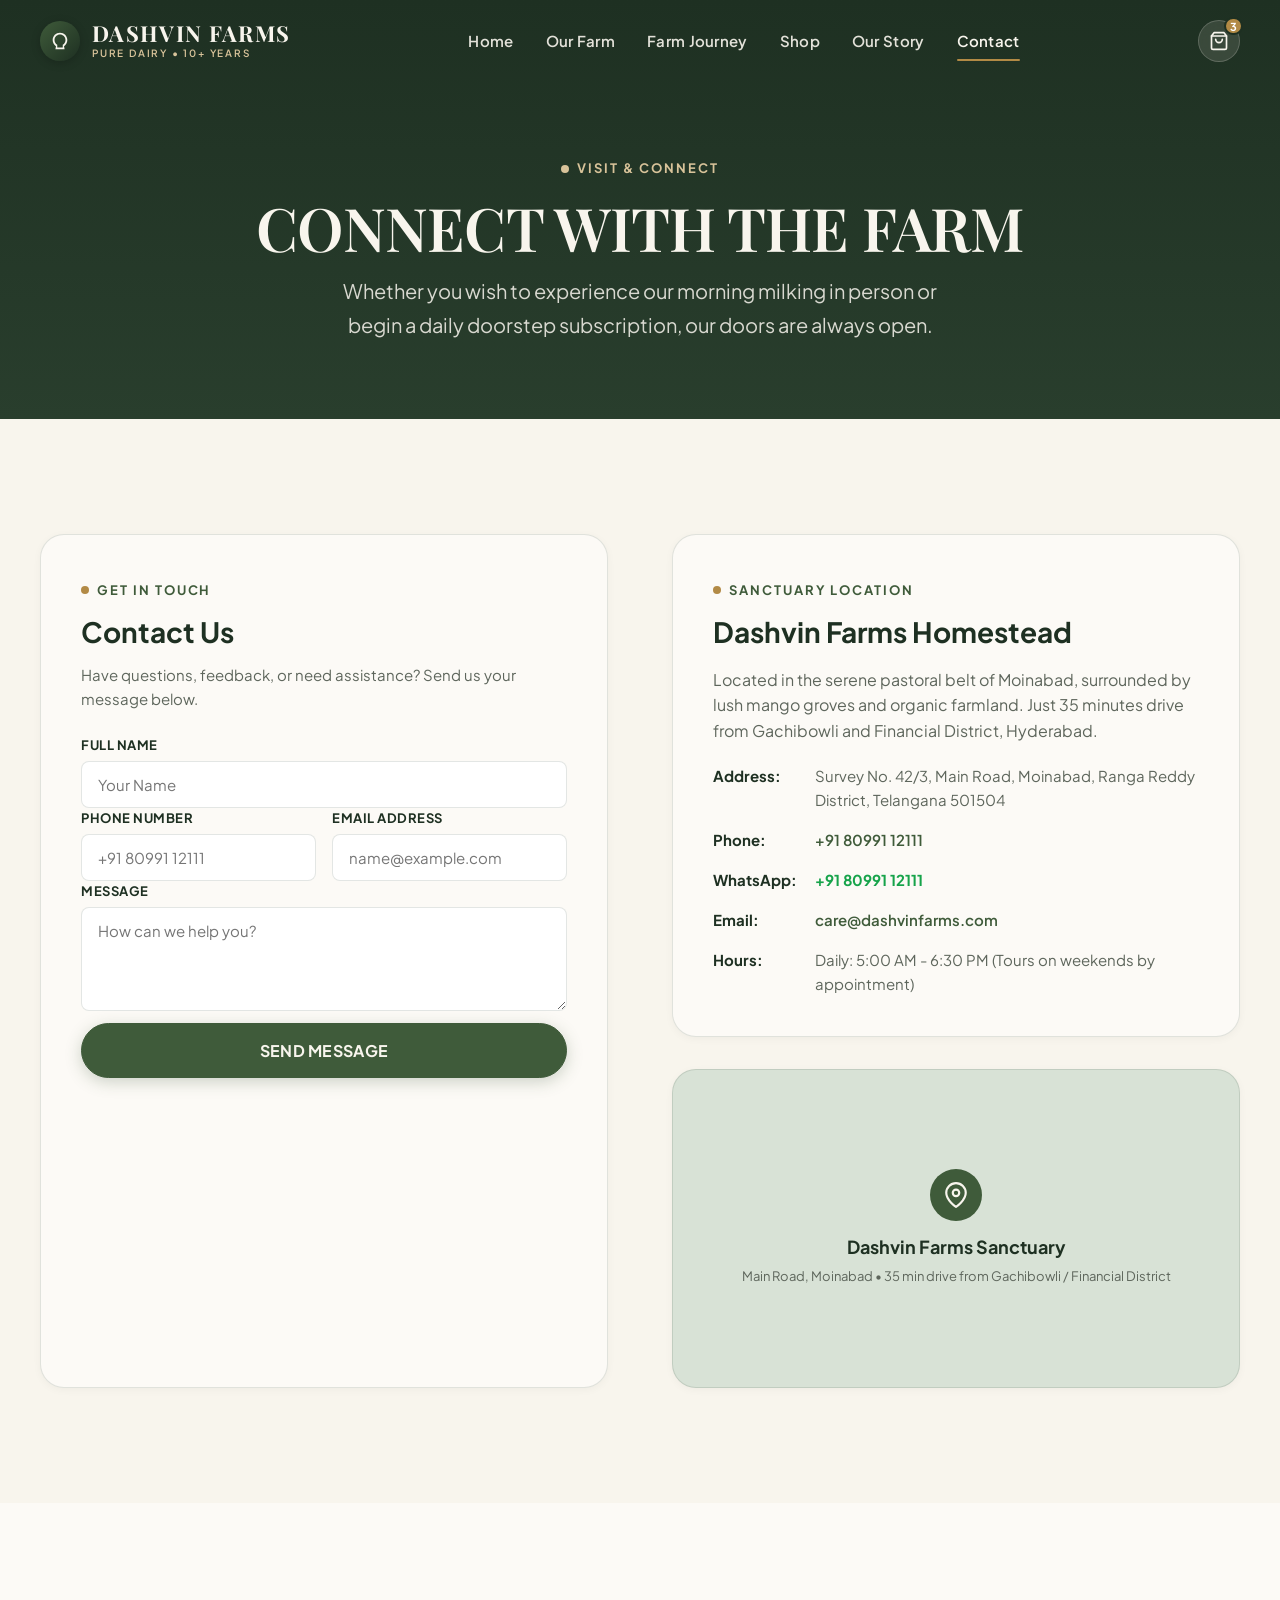
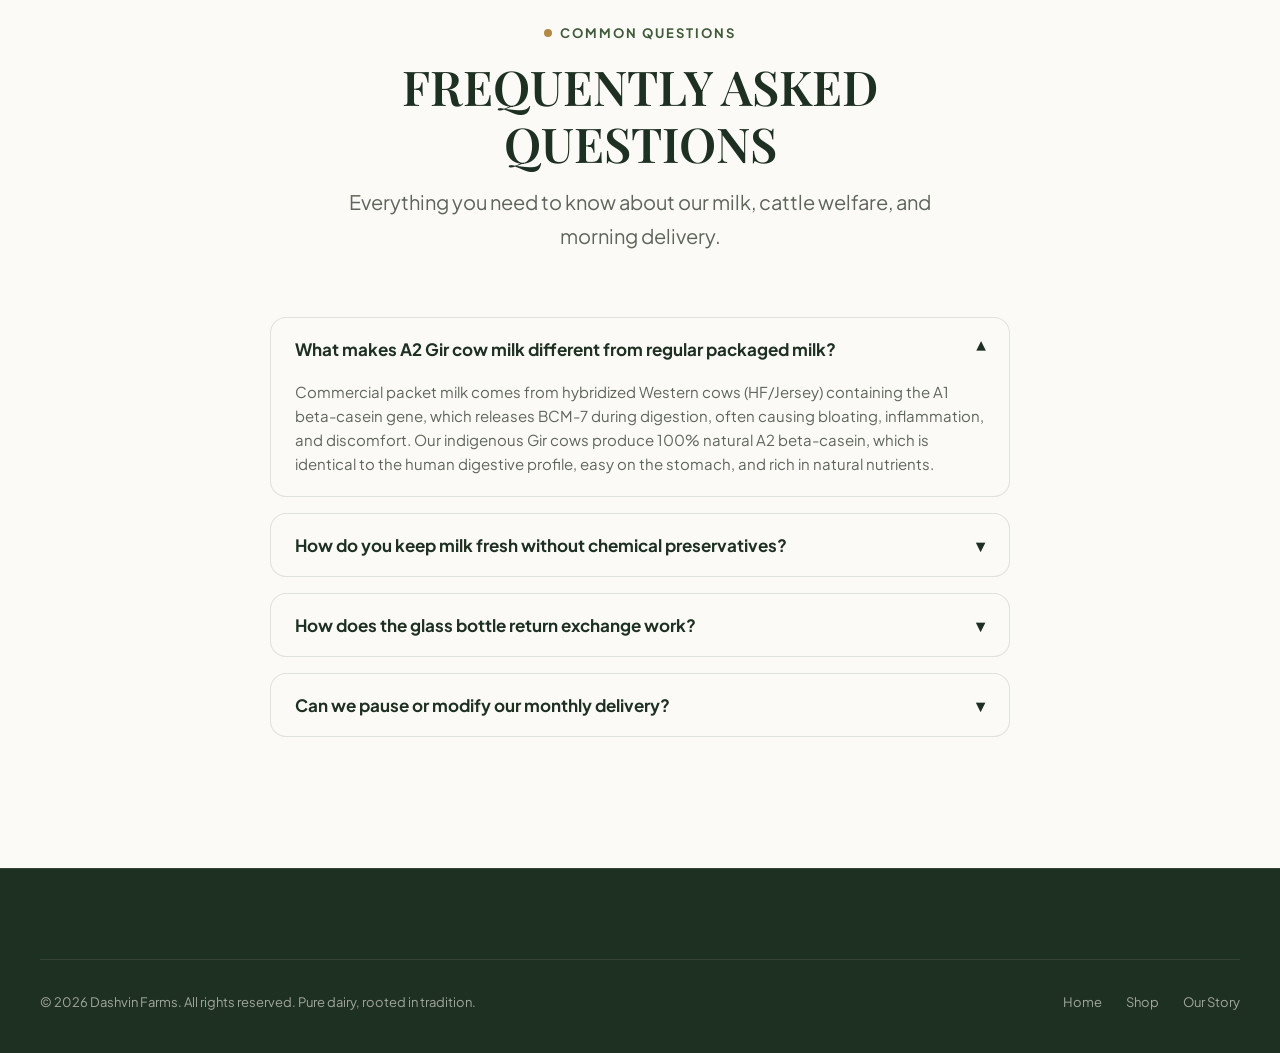
<file: contact.html>
<!DOCTYPE html>
<html lang="en">
<head>
  <meta charset="UTF-8">
  <meta name="viewport" content="width=device-width, initial-scale=1.0">
  <title>Contact & Book Farm Visit — Dashvin Farms</title>
  <meta name="description" content="Get in touch with Dashvin Farms. Book a weekend farm visit, inquire about daily dairy subscriptions, or ask our dairy specialists any question.">
  <meta name="theme-color" content="#1E3022">

  <link rel="stylesheet" href="css/style.css">
  <link rel="stylesheet" href="css/responsive.css">
  <style>
    .contact-hero {
      padding-top: clamp(7.5rem, 12vw, 10rem);
      padding-bottom: clamp(3.5rem, 6vw, 5rem);
      background: linear-gradient(180deg, var(--color-primary-dark) 0%, #293E2D 100%);
      color: var(--color-cream);
      text-align: center;
    }
    .contact-grid {
      display: grid;
      grid-template-columns: 1fr 1fr;
      gap: clamp(2rem, 5vw, 4rem);
    }
    .contact-card-box {
      background: var(--color-cream-light);
      border: 1px solid var(--color-border);
      border-radius: var(--radius-lg);
      padding: clamp(1.75rem, 4vw, 2.5rem);
      box-shadow: var(--shadow-sm);
    }
    .faq-item {
      border: 1px solid var(--color-border);
      border-radius: var(--radius-md);
      background: var(--color-cream-light);
      margin-bottom: 1rem;
      overflow: hidden;
      transition: var(--transition);
    }
    .faq-item:hover {
      border-color: rgba(63, 91, 58, 0.3);
    }
    .faq-question {
      padding: 1.25rem 1.5rem;
      font-size: 1.0625rem;
      font-weight: 700;
      color: var(--color-primary-dark);
      cursor: pointer;
      display: flex;
      justify-content: space-between;
      align-items: center;
      background: transparent;
      width: 100%;
      text-align: left;
    }
    .faq-answer {
      padding: 0 1.5rem 1.25rem;
      color: var(--color-muted);
      font-size: 0.9375rem;
      line-height: 1.6;
      display: none;
    }
    .faq-item.active .faq-answer {
      display: block;
    }
    .faq-item.active .faq-icon {
      transform: rotate(180deg);
    }
    @media (max-width: 900px) {
      .contact-grid { grid-template-columns: 1fr; }
    }
  </style>
</head>
<body>

  <!-- Navigation -->
  <header class="header scrolled" id="navbar">
    <div class="container header-container">
      <a href="index.html" class="brand-logo" aria-label="Dashvin Farms Home">
        <div class="brand-emblem">
          <svg viewBox="0 0 24 24"><path d="M12 3C7.5 3 4 6.5 4 11c0 2.8 1.4 5.2 3.6 6.7L7 21h10l-.6-3.3C18.6 16.2 20 13.8 20 11c0-4.5-3.5-8-8-8zm0 2c3.3 0 6 2.7 6 6 0 2.2-1.2 4.1-3 5.2V19h-6v-2.8C7.2 15.1 6 13.2 6 11c0-3.3 2.7-6 6-6z"/></svg>
        </div>
        <div class="brand-text">
          <span class="brand-name">DASHVIN FARMS</span>
          <span class="brand-tagline">Pure Dairy • 10+ Years</span>
        </div>
      </a>

      <nav class="nav-menu" id="navMenu">
        <a href="index.html" class="nav-link">Home</a>
        <a href="index.html#our-farm" class="nav-link">Our Farm</a>
        <a href="index.html#journey" class="nav-link">Farm Journey</a>
        <a href="shop.html" class="nav-link">Shop</a>
        <a href="story.html" class="nav-link">Our Story</a>
        <a href="contact.html" class="nav-link active">Contact</a>
      </nav>

      <div class="nav-actions">
        <button class="nav-action-btn open-cart-btn" aria-label="Cart">
          <svg viewBox="0 0 24 24" fill="none" stroke-width="2" stroke-linecap="round" stroke-linejoin="round">
            <path d="M6 2L3 6v14a2 2 0 0 0 2 2h14a2 2 0 0 0 2-2V6l-3-4z"></path>
            <line x1="3" y1="6" x2="21" y2="6"></line>
            <path d="M16 10a4 4 0 0 1-8 0"></path>
          </svg>
          <span class="cart-badge" style="display:none;">0</span>
        </button>
        <button class="mobile-toggle" aria-label="Toggle menu" id="mobileToggle">
          <span></span><span></span><span></span>
        </button>
      </div>
    </div>
  </header>

  <main>
    <!-- Contact Hero -->
    <section class="contact-hero">
      <div class="container">
        <div class="eyebrow eyebrow--light">VISIT & CONNECT</div>
        <h1 class="heading-display heading-display--light" style="font-size:clamp(2.5rem, 5vw, 3.75rem);">
          CONNECT WITH THE FARM
        </h1>
        <p class="lead-text lead-text--light" style="margin: 0.75rem auto 0; max-width:640px;">
          Whether you wish to experience our morning milking in person or begin a daily doorstep subscription, our doors are always open.
        </p>
      </div>
    </section>

    <!-- Farm Visit & Inquiry Forms -->
    <section class="section bg-cream">
      <div class="container">
        <div class="contact-grid">
          <!-- Simple Contact Us Form -->
          <div class="contact-card-box">
            <div class="eyebrow">GET IN TOUCH</div>
            <h2 class="heading-md" style="font-size:1.75rem; margin-bottom:0.75rem;">Contact Us</h2>
            <p style="color:var(--color-muted); font-size:0.9375rem; line-height:1.6; margin-bottom:1.5rem;">
              Have questions, feedback, or need assistance? Send us your message below.
            </p>

            <form id="contactUsForm">
              <div class="form-group">
                <label for="contactName">Full Name</label>
                <input type="text" id="contactName" class="form-input" placeholder="Your Name" required>
              </div>

              <div class="form-row">
                <div class="form-group">
                  <label for="contactPhone">Phone Number</label>
                  <input type="tel" id="contactPhone" class="form-input" placeholder="+91 80991 12111" required>
                </div>
                <div class="form-group">
                  <label for="contactEmail">Email Address</label>
                  <input type="email" id="contactEmail" class="form-input" placeholder="name@example.com" required>
                </div>
              </div>

              <div class="form-group">
                <label for="contactMessage">Message</label>
                <textarea id="contactMessage" class="form-input" rows="4" placeholder="How can we help you?" required style="resize:vertical;"></textarea>
              </div>

              <button type="submit" class="btn btn-primary" id="contactSubmitBtn" style="width:100%; margin-top:0.75rem; padding:1rem; font-weight:700; font-size:1rem;">
                SEND MESSAGE
              </button>
            </form>
          </div>

          <!-- Location & Details -->
          <div>
            <div class="contact-card-box" style="margin-bottom:2rem;">
              <div class="eyebrow">SANCTUARY LOCATION</div>
              <h3 class="heading-md" style="margin-bottom:1rem;">Dashvin Farms Homestead</h3>
              <p style="color:var(--color-muted); line-height:1.6; margin-bottom:1.25rem;">
                Located in the serene pastoral belt of Moinabad, surrounded by lush mango groves and organic farmland. Just 35 minutes drive from Gachibowli and Financial District, Hyderabad.
              </p>

              <div style="display:flex; flex-direction:column; gap:1rem; font-size:0.9375rem;">
                <div style="display:flex; gap:0.75rem;">
                  <strong style="color:var(--color-primary-dark); min-width:90px;">Address:</strong>
                  <span style="color:var(--color-muted);">Survey No. 42/3, Main Road, Moinabad, Ranga Reddy District, Telangana 501504</span>
                </div>
                <div style="display:flex; gap:0.75rem;">
                  <strong style="color:var(--color-primary-dark); min-width:90px;">Phone:</strong>
                  <a href="tel:8099112111" style="color:var(--color-primary); font-weight:600;">+91 80991 12111</a>
                </div>
                <div style="display:flex; gap:0.75rem;">
                  <strong style="color:var(--color-primary-dark); min-width:90px;">WhatsApp:</strong>
                  <a href="https://wa.me/918099112111" target="_blank" rel="noopener noreferrer" style="color:#16A34A; font-weight:700;">+91 80991 12111</a>
                </div>
                <div style="display:flex; gap:0.75rem;">
                  <strong style="color:var(--color-primary-dark); min-width:90px;">Email:</strong>
                  <span style="color:var(--color-primary); font-weight:600;">care@dashvinfarms.com</span>
                </div>
                <div style="display:flex; gap:0.75rem;">
                  <strong style="color:var(--color-primary-dark); min-width:90px;">Hours:</strong>
                  <span style="color:var(--color-muted);">Daily: 5:00 AM - 6:30 PM (Tours on weekends by appointment)</span>
                </div>
              </div>
            </div>

            <!-- Stylized Map Card -->
            <div style="border-radius:var(--radius-lg); overflow:hidden; border:1px solid var(--color-border); box-shadow:var(--shadow-sm); position:relative; aspect-ratio:16/9; background:#D8E2D6; display:flex; align-items:center; justify-content:center; text-align:center; padding:1.5rem;">
              <div>
                <div style="width:52px; height:52px; border-radius:50%; background:var(--color-primary); color:var(--color-cream); display:flex; align-items:center; justify-content:center; margin:0 auto 0.75rem;">
                  <svg viewBox="0 0 24 24" width="26" height="26" fill="none" stroke="currentColor" stroke-width="2" stroke-linecap="round" stroke-linejoin="round">
                    <path d="M21 10c0 7-9 13-9 13s-9-6-9-13a9 9 0 0 1 18 0z"></path>
                    <circle cx="12" cy="10" r="3"></circle>
                  </svg>
                </div>
                <strong style="font-size:1.125rem; color:var(--color-primary-dark); display:block;">Dashvin Farms Sanctuary</strong>
                <span style="font-size:0.8125rem; color:var(--color-muted);">Main Road, Moinabad • 35 min drive from Gachibowli / Financial District</span>
              </div>
            </div>
          </div>
        </div>
      </div>
    </section>

    <!-- FAQ Accordion -->
    <section class="section bg-cream-light" id="faq">
      <div class="container" style="max-width:820px;">
        <div class="section-header">
          <div class="eyebrow">COMMON QUESTIONS</div>
          <h2 class="heading-lg">FREQUENTLY ASKED QUESTIONS</h2>
          <p class="lead-text" style="margin: 0.75rem auto 0;">
            Everything you need to know about our milk, cattle welfare, and morning delivery.
          </p>
        </div>

        <div class="faq-list">
          <div class="faq-item active">
            <button class="faq-question">
              <span>What makes A2 Gir cow milk different from regular packaged milk?</span>
              <span class="faq-icon">▾</span>
            </button>
            <div class="faq-answer">
              Commercial packet milk comes from hybridized Western cows (HF/Jersey) containing the A1 beta-casein gene, which releases BCM-7 during digestion, often causing bloating, inflammation, and discomfort. Our indigenous Gir cows produce 100% natural A2 beta-casein, which is identical to the human digestive profile, easy on the stomach, and rich in natural nutrients.
            </div>
          </div>

          <div class="faq-item">
            <button class="faq-question">
              <span>How do you keep milk fresh without chemical preservatives?</span>
              <span class="faq-icon">▾</span>
            </button>
            <div class="faq-answer">
              We rely strictly on the unbroken cold chain. Within 15 minutes of 4:30 AM milking, our milk is rapidly chilled to 4°C in food-grade stainless steel chillers and bottled in sterilized glass bottles. It is transported in insulated vehicles and delivered to your doorstep by 7:00 AM. No preservatives, boiling powder, or synthetic stabilizers are ever added.
            </div>
          </div>

          <div class="faq-item">
            <button class="faq-question">
              <span>How does the glass bottle return exchange work?</span>
              <span class="faq-icon">▾</span>
            </button>
            <div class="faq-answer">
              Every morning, simply rinse your empty glass bottle and place it in the insulated doorstep bag provided by Dashvin Farms. Our morning delivery partner will replace it with a fresh, sealed, cold milk bottle. The returned bottles are subjected to a rigorous 4-step medical-grade steam sterilization at the farm before reuse.
            </div>
          </div>

          <div class="faq-item">
            <button class="faq-question">
              <span>Can we pause or modify our monthly delivery?</span>
              <span class="faq-icon">▾</span>
            </button>
            <div class="faq-answer">
              Yes, absolutely! You can pause deliveries anytime if you are traveling, or increase quantities when guests arrive. Simply message our dedicated customer care WhatsApp helpline before 8:00 PM on the preceding evening.
            </div>
          </div>
        </div>
      </div>
    </section>
  </main>

  <!-- Footer -->
  <footer class="footer">
    <div class="container">
      <div class="footer-bottom">
        <div>© 2026 Dashvin Farms. All rights reserved. Pure dairy, rooted in tradition.</div>
        <div style="display:flex; gap:1.5rem;">
          <a href="index.html" style="color:inherit;">Home</a>
          <a href="shop.html" style="color:inherit;">Shop</a>
          <a href="story.html" style="color:inherit;">Our Story</a>
        </div>
      </div>
    </div>
  </footer>

  <script src="js/products.js"></script>
  <script src="js/cart.js"></script>
  <script src="js/main.js"></script>
  <script>
    // FAQ Accordion Toggle
    document.querySelectorAll('.faq-question').forEach(btn => {
      btn.addEventListener('click', () => {
        const item = btn.closest('.faq-item');
        const isActive = item.classList.contains('active');
        document.querySelectorAll('.faq-item').forEach(i => i.classList.remove('active'));
        if (!isActive) item.classList.add('active');
      });
    });
  </script>
</body>
</html>
</file>
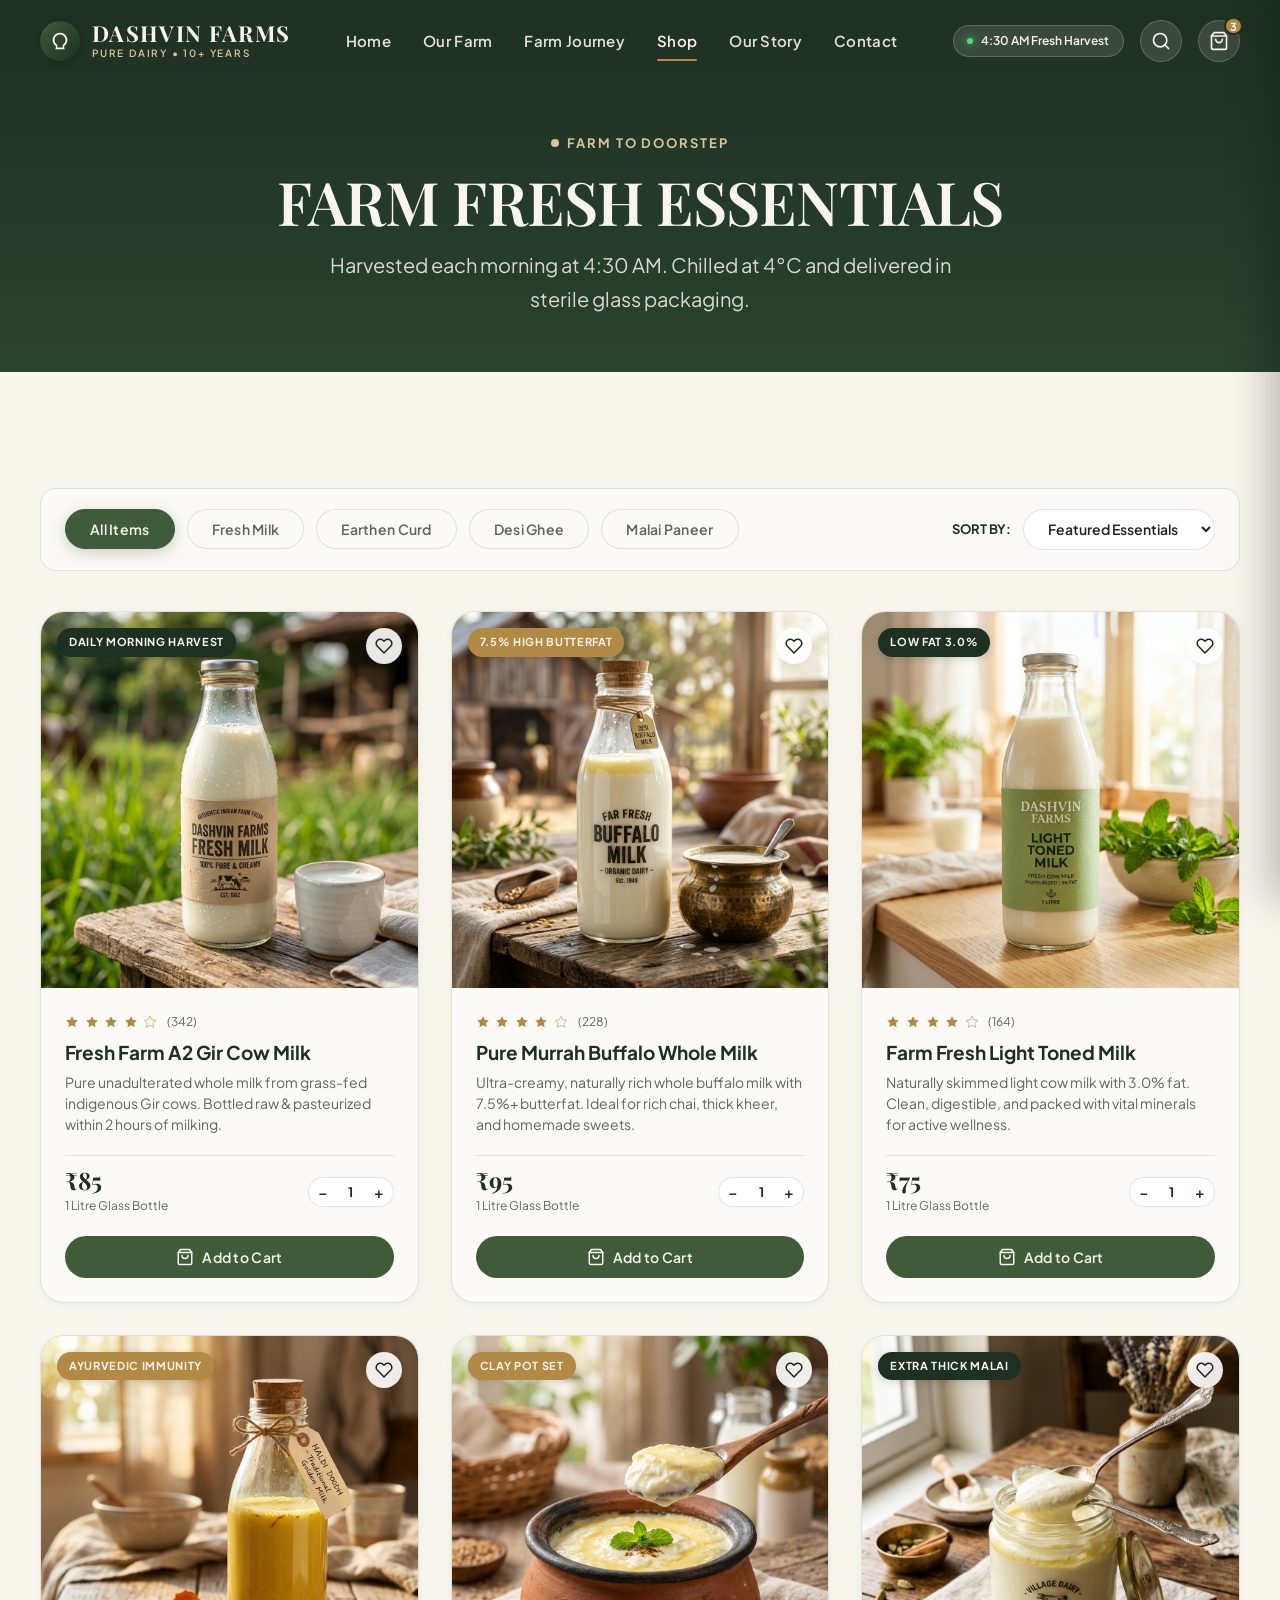
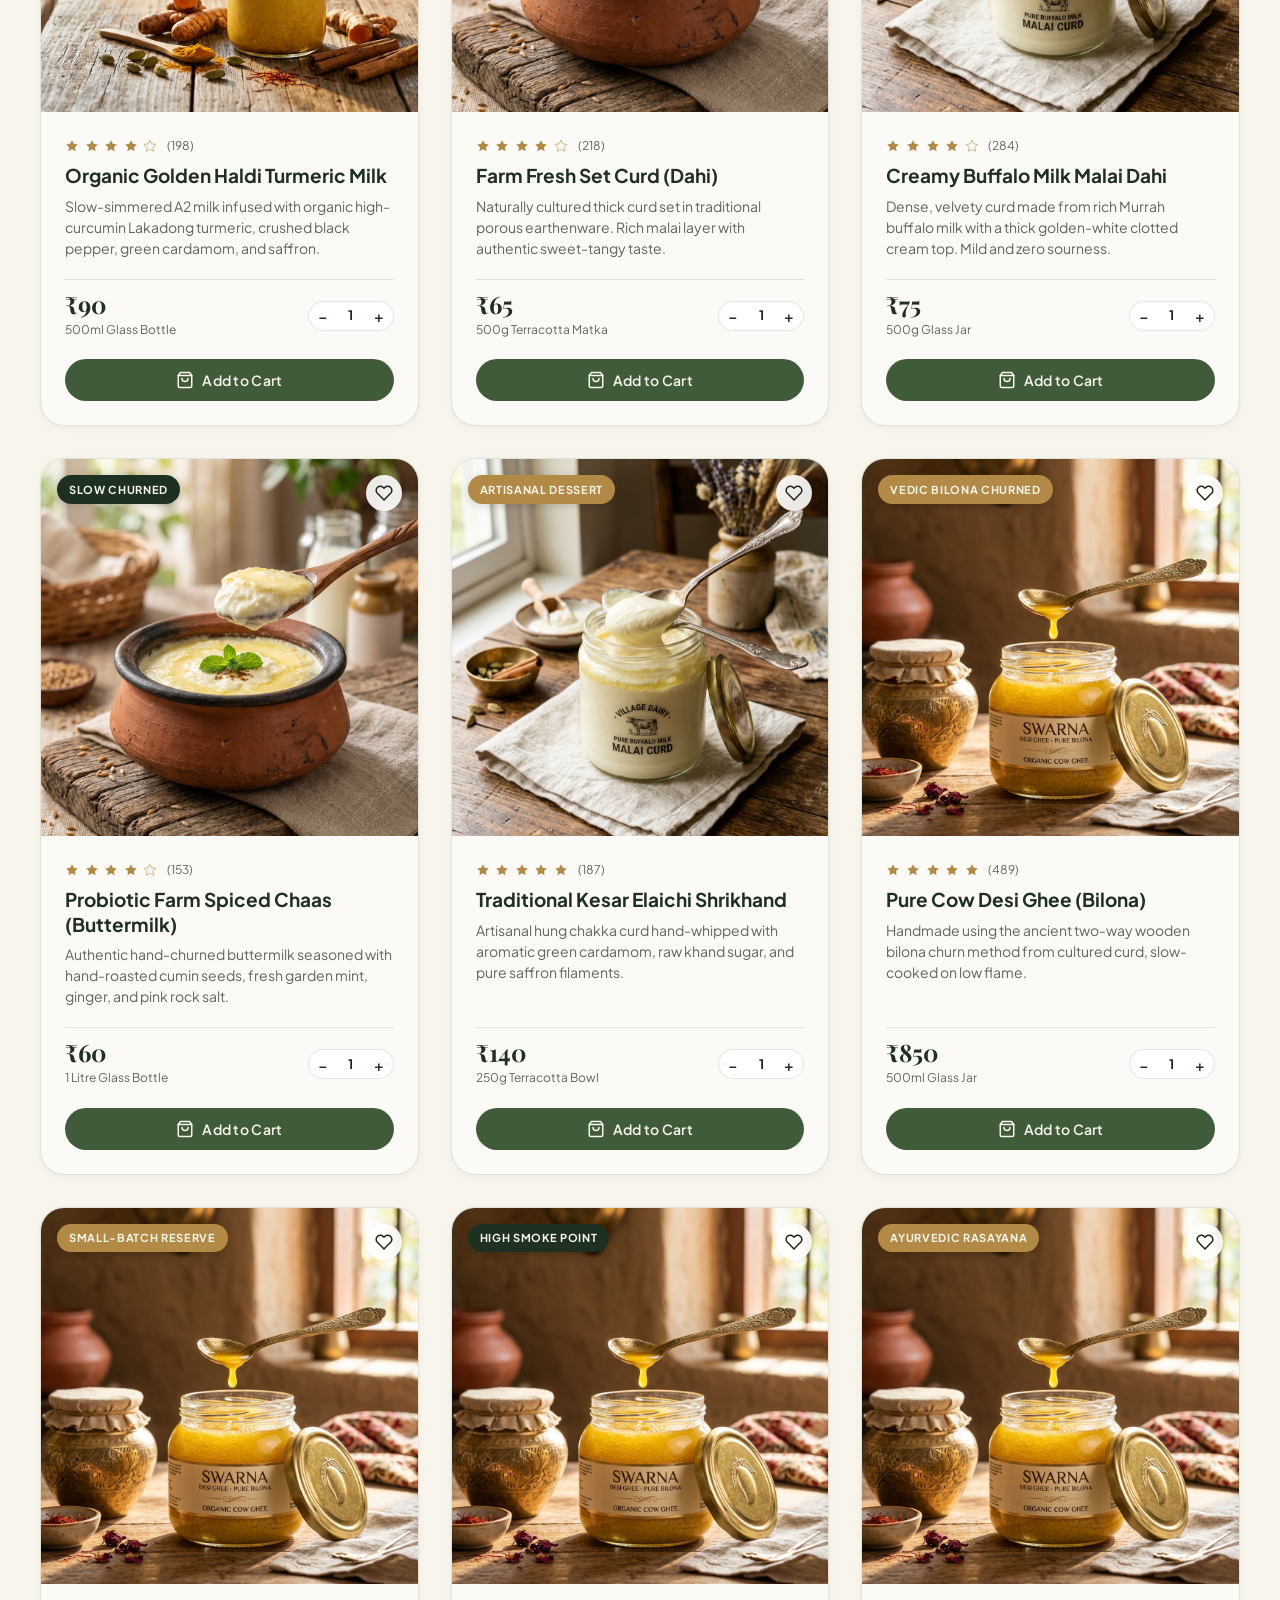
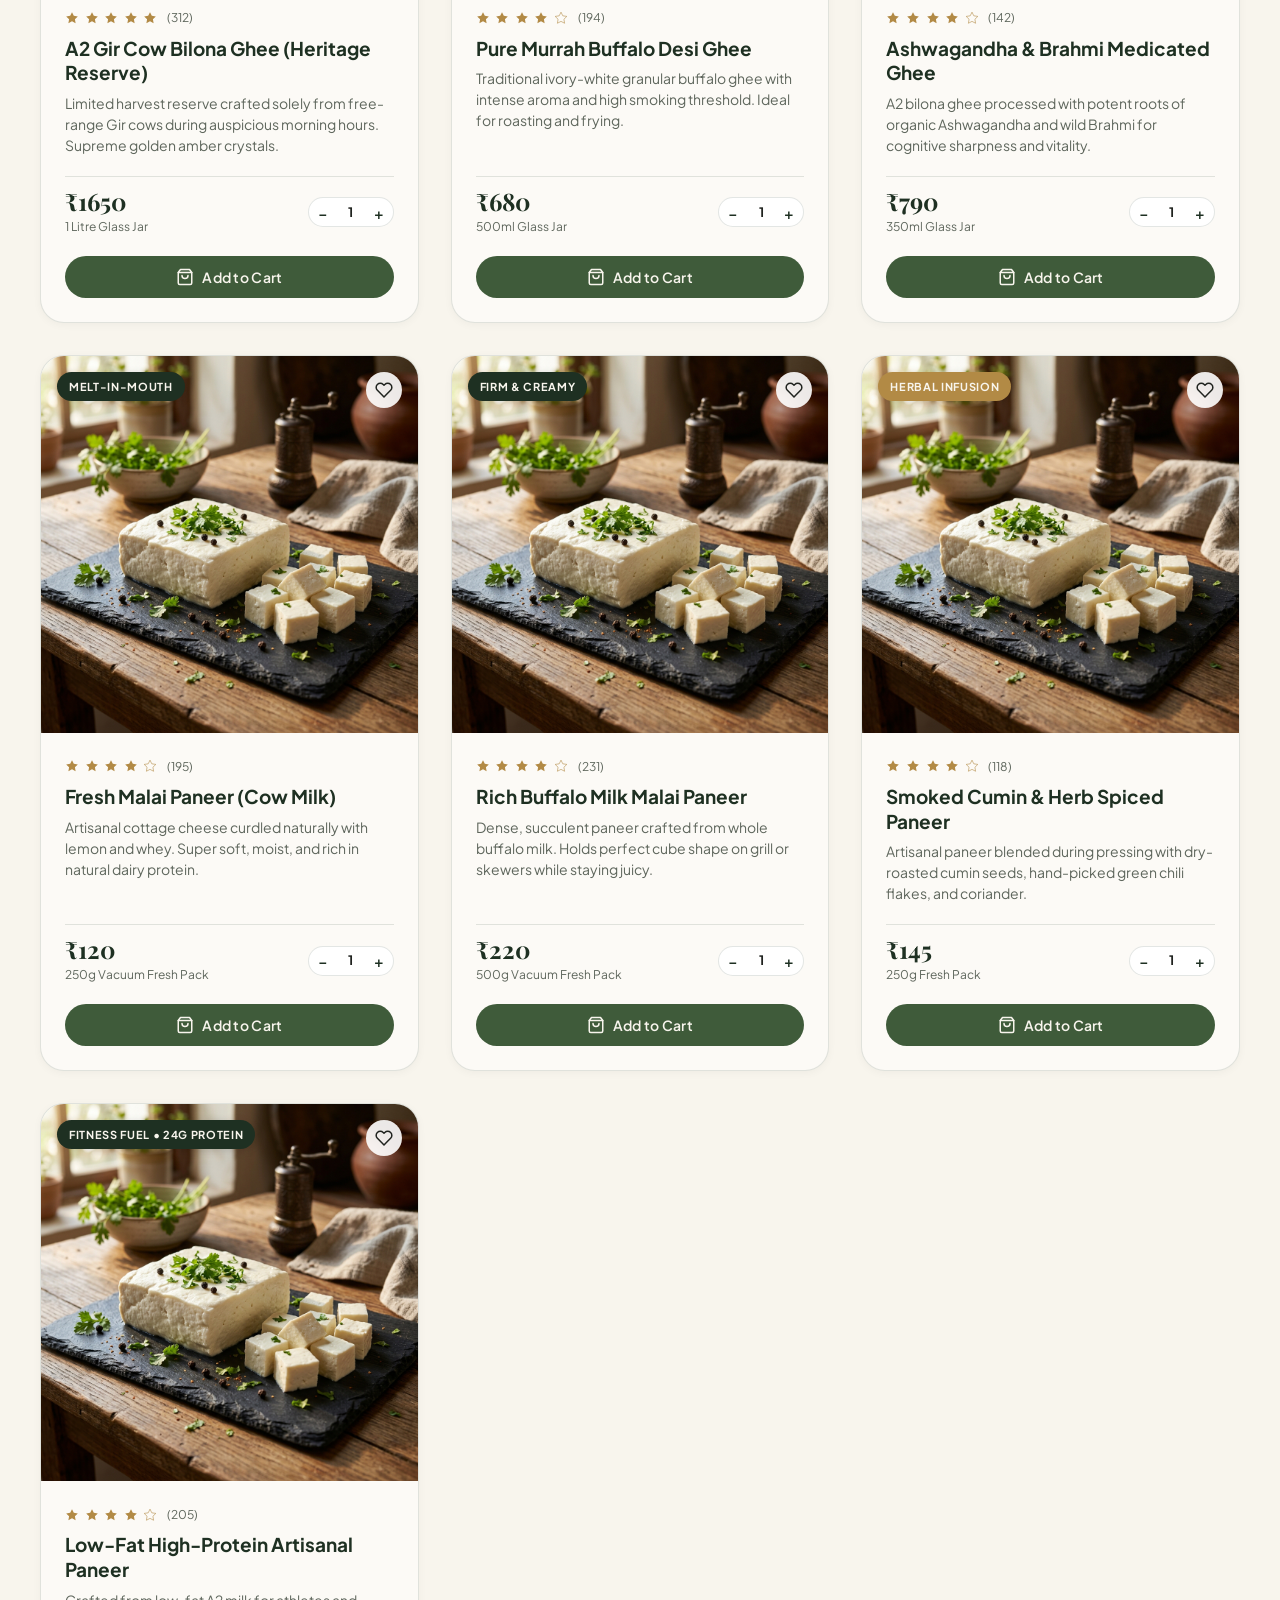
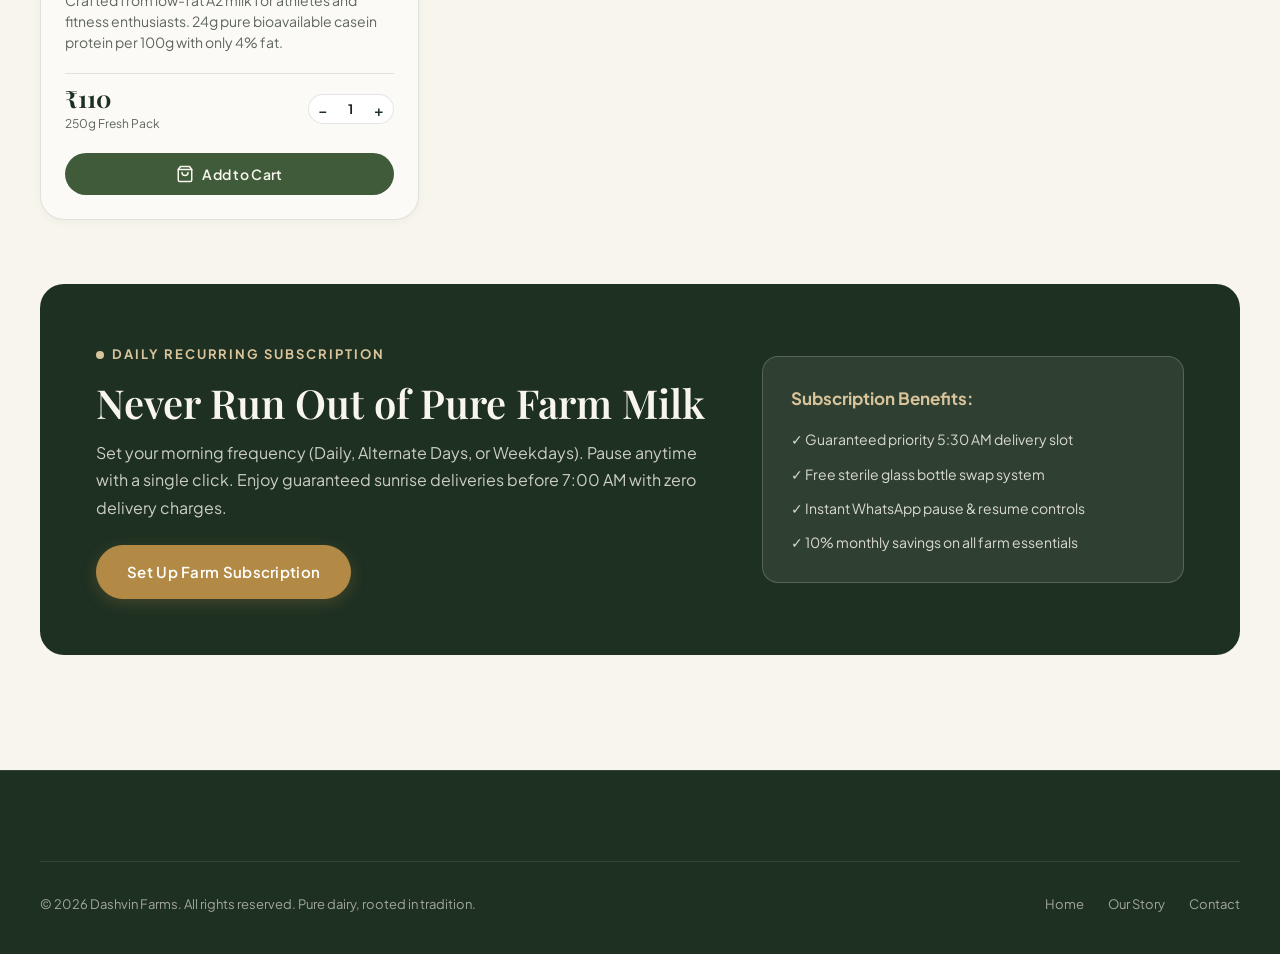
<file: shop.html>
<!DOCTYPE html>
<html lang="en">
<head>
  <meta charset="UTF-8">
  <meta name="viewport" content="width=device-width, initial-scale=1.0">
  <title>Shop Farm Fresh Dairy Essentials — Dashvin Farms</title>
  <meta name="description" content="Shop pure A2 Gir cow milk, earthen pot curd, traditional Vedic Bilona ghee, and soft malai paneer from Dashvin Farms. Daily morning cold-chain delivery.">
  <meta name="theme-color" content="#1E3022">

  <link rel="stylesheet" href="css/style.css">
  <link rel="stylesheet" href="css/responsive.css">
  <style>
    /* Dedicated Shop Page Header */
    .shop-hero {
      padding-top: 8rem;
      padding-bottom: 3.5rem;
      background: linear-gradient(180deg, var(--color-primary-dark) 0%, #2A4230 100%);
      color: var(--color-cream);
      text-align: center;
    }
    .shop-controls {
      display: flex;
      justify-content: space-between;
      align-items: center;
      flex-wrap: wrap;
      gap: 1.25rem;
      margin-bottom: 2.5rem;
      padding: 1.25rem 1.5rem;
      background: var(--color-cream-light);
      border: 1px solid var(--color-border);
      border-radius: var(--radius-md);
    }
    .shop-sort-select {
      padding: 0.6rem 1.25rem;
      border-radius: var(--radius-full);
      border: 1.5px solid var(--color-border);
      background: var(--color-white);
      color: var(--color-charcoal);
      font-size: 0.875rem;
      font-weight: 600;
      cursor: pointer;
    }
  </style>
</head>
<body>

  <!-- Navigation -->
  <header class="header scrolled" id="navbar">
    <div class="container header-container">
      <a href="index.html" class="brand-logo" aria-label="Dashvin Farms Home">
        <div class="brand-emblem">
          <svg viewBox="0 0 24 24">
            <path d="M12 3C7.5 3 4 6.5 4 11c0 2.8 1.4 5.2 3.6 6.7L7 21h10l-.6-3.3C18.6 16.2 20 13.8 20 11c0-4.5-3.5-8-8-8zm0 2c3.3 0 6 2.7 6 6 0 2.2-1.2 4.1-3 5.2V19h-6v-2.8C7.2 15.1 6 13.2 6 11c0-3.3 2.7-6 6-6z"/>
          </svg>
        </div>
        <div class="brand-text">
          <span class="brand-name">DASHVIN FARMS</span>
          <span class="brand-tagline">Pure Dairy • 10+ Years</span>
        </div>
      </a>

      <nav class="nav-menu" id="navMenu">
        <a href="index.html" class="nav-link">Home</a>
        <a href="index.html#our-farm" class="nav-link">Our Farm</a>
        <a href="index.html#journey" class="nav-link">Farm Journey</a>
        <a href="shop.html" class="nav-link active">Shop</a>
        <a href="story.html" class="nav-link">Our Story</a>
        <a href="contact.html" class="nav-link">Contact</a>
      </nav>

      <div class="nav-actions">
        <div class="harvest-status">
          <span class="pulse-dot"></span>
          <span>4:30 AM Fresh Harvest</span>
        </div>

        <button class="nav-action-btn open-search-btn" aria-label="Search">
          <svg viewBox="0 0 24 24" fill="none" stroke-width="2" stroke-linecap="round" stroke-linejoin="round">
            <circle cx="11" cy="11" r="8"></circle>
            <line x1="21" y1="21" x2="16.65" y2="16.65"></line>
          </svg>
        </button>

        <button class="nav-action-btn open-cart-btn" aria-label="Cart">
          <svg viewBox="0 0 24 24" fill="none" stroke-width="2" stroke-linecap="round" stroke-linejoin="round">
            <path d="M6 2L3 6v14a2 2 0 0 0 2 2h14a2 2 0 0 0 2-2V6l-3-4z"></path>
            <line x1="3" y1="6" x2="21" y2="6"></line>
            <path d="M16 10a4 4 0 0 1-8 0"></path>
          </svg>
          <span class="cart-badge" style="display:none;">0</span>
        </button>

        <button class="mobile-toggle" aria-label="Toggle menu" id="mobileToggle">
          <span></span>
          <span></span>
          <span></span>
        </button>
      </div>
    </div>
  </header>

  <main>
    <!-- Shop Hero Banner -->
    <section class="shop-hero">
      <div class="container">
        <div class="eyebrow eyebrow--light">FARM TO DOORSTEP</div>
        <h1 class="heading-display heading-display--light" style="font-size:clamp(2.5rem, 5vw, 3.75rem);">
          FARM FRESH ESSENTIALS
        </h1>
        <p class="lead-text lead-text--light" style="margin: 0.75rem auto 0;">
          Harvested each morning at 4:30 AM. Chilled at 4°C and delivered in sterile glass packaging.
        </p>
      </div>
    </section>

    <!-- Products Catalog Section -->
    <section class="section bg-cream">
      <div class="container">
        <!-- Controls Bar -->
        <div class="shop-controls">
          <div class="product-filters" style="margin-bottom:0;">
            <button class="filter-btn active" data-category="all">All Items</button>
            <button class="filter-btn" data-category="milk">Fresh Milk</button>
            <button class="filter-btn" data-category="curd">Earthen Curd</button>
            <button class="filter-btn" data-category="ghee">Desi Ghee</button>
            <button class="filter-btn" data-category="paneer">Malai Paneer</button>
          </div>

          <div style="display:flex; align-items:center; gap:0.75rem;">
            <label for="shopSort" style="font-size:0.8125rem; font-weight:700; color:var(--color-primary-dark); text-transform:uppercase;">Sort By:</label>
            <select id="shopSort" class="shop-sort-select">
              <option value="featured">Featured Essentials</option>
              <option value="price-low">Price: Low to High</option>
              <option value="price-high">Price: High to Low</option>
              <option value="rating">Customer Rating</option>
            </select>
          </div>
        </div>

        <!-- Products Grid -->
        <div class="products-grid" id="shopCatalogGrid">
          <!-- Dynamically populated -->
        </div>

        <!-- Subscription Banner -->
        <div style="margin-top: 4rem; background: var(--color-primary-dark); color: var(--color-cream); border-radius: var(--radius-lg); padding: clamp(2rem, 5vw, 3.5rem); display: grid; grid-template-columns: 1.2fr 0.8fr; gap: 2rem; align-items: center;">
          <div>
            <div class="eyebrow eyebrow--light">DAILY RECURRING SUBSCRIPTION</div>
            <h3 class="heading-lg heading-lg--light" style="font-size: clamp(1.75rem, 3.5vw, 2.5rem); margin-bottom: 0.75rem;">
              Never Run Out of Pure Farm Milk
            </h3>
            <p style="color: rgba(248, 245, 237, 0.8); line-height: 1.7; margin-bottom: 1.5rem;">
              Set your morning frequency (Daily, Alternate Days, or Weekdays). Pause anytime with a single click. Enjoy guaranteed sunrise deliveries before 7:00 AM with zero delivery charges.
            </p>
            <a href="contact.html?type=subscription" class="btn btn-gold">
              Set Up Farm Subscription
            </a>
          </div>
          <div style="background: rgba(248, 245, 237, 0.08); border: 1px solid rgba(248, 245, 237, 0.2); border-radius: var(--radius-md); padding: 1.75rem;">
            <h4 style="color: var(--color-beige); margin-bottom: 1rem; font-size: 1.0625rem;">Subscription Benefits:</h4>
            <ul style="display:flex; flex-direction:column; gap:0.75rem; font-size:0.875rem; color:rgba(248, 245, 237, 0.85);">
              <li>✓ Guaranteed priority 5:30 AM delivery slot</li>
              <li>✓ Free sterile glass bottle swap system</li>
              <li>✓ Instant WhatsApp pause & resume controls</li>
              <li>✓ 10% monthly savings on all farm essentials</li>
            </ul>
          </div>
        </div>
      </div>
    </section>
  </main>

  <!-- Footer -->
  <footer class="footer">
    <div class="container">
      <div class="footer-bottom">
        <div>© 2026 Dashvin Farms. All rights reserved. Pure dairy, rooted in tradition.</div>
        <div style="display:flex; gap:1.5rem;">
          <a href="index.html" style="color:inherit;">Home</a>
          <a href="story.html" style="color:inherit;">Our Story</a>
          <a href="contact.html" style="color:inherit;">Contact</a>
        </div>
      </div>
    </div>
  </footer>

  <!-- Modals & Drawers -->
  <div class="cart-backdrop"></div>
  <aside class="cart-drawer" aria-label="Shopping Cart">
    <div class="cart-header">
      <h3>
        <span>Your Farm Basket</span>
        <span class="cart-header-count">(0 items)</span>
      </h3>
      <button class="cart-close-btn" aria-label="Close cart">
        <svg viewBox="0 0 24 24" fill="none" stroke-width="2" stroke-linecap="round" stroke-linejoin="round">
          <line x1="18" y1="6" x2="6" y2="18"></line>
          <line x1="6" y1="6" x2="18" y2="18"></line>
        </svg>
      </button>
    </div>
    <div class="cart-delivery-bar">
      <div class="delivery-status-text">Add items for Free Morning Delivery</div>
      <div class="delivery-progress-track">
        <div class="delivery-progress-fill"></div>
      </div>
    </div>
    <div class="cart-items"></div>
    <div class="cart-empty-state" style="display:none;">
      <h4 style="font-size:1.125rem; font-weight:700;">Your Basket is Empty</h4>
    </div>
    <div class="cart-footer">
      <div class="cart-subtotal-row">
        <span>Estimated Subtotal</span>
        <span class="cart-subtotal-amount">₹0</span>
      </div>
      <button class="cart-checkout-btn">
        <span>Proceed to Checkout</span>
      </button>
    </div>
  </aside>

  <div class="modal-backdrop" id="quickViewModal">
    <div class="modal-content">
      <button class="modal-close-btn" id="quickViewClose">
        <svg viewBox="0 0 24 24" fill="none" stroke-width="2" stroke-linecap="round" stroke-linejoin="round"><line x1="18" y1="6" x2="6" y2="18"></line><line x1="6" y1="6" x2="18" y2="18"></line></svg>
      </button>
      <div class="quickview-grid" id="quickViewDetails"></div>
    </div>
  </div>

  <div class="modal-backdrop" id="searchModal">
    <div class="modal-content" style="max-width:600px; padding:2rem;">
      <button class="modal-close-btn" id="searchCloseBtn">
        <svg viewBox="0 0 24 24" fill="none" stroke-width="2" stroke-linecap="round" stroke-linejoin="round"><line x1="18" y1="6" x2="6" y2="18"></line><line x1="6" y1="6" x2="18" y2="18"></line></svg>
      </button>
      <h3 style="font-family:var(--font-serif); font-size:1.5rem; margin-bottom:1rem; color:var(--color-primary-dark);">Search Fresh Dairy</h3>
      <input type="search" id="navSearchInput" placeholder="Search milk, curd, ghee..." style="width:100%; padding:0.875rem 1.25rem; border-radius:var(--radius-full); border:1.5px solid var(--color-border); background:var(--color-white);">
      <div id="searchResults" style="max-height:300px; overflow-y:auto; margin-top:1rem;"></div>
    </div>
  </div>

  <div class="modal-backdrop" id="checkoutModal">
    <div class="modal-content checkout-modal-content">
      <button class="modal-close-btn" id="checkoutCloseBtn"><svg viewBox="0 0 24 24" fill="none" stroke-width="2" stroke-linecap="round" stroke-linejoin="round"><line x1="18" y1="6" x2="6" y2="18"></line><line x1="6" y1="6" x2="18" y2="18"></line></svg></button>
      <div class="eyebrow">CHECKOUT & ORDER</div>
      <h2 class="heading-lg" style="margin-bottom:0.5rem;">SCHEDULE YOUR MORNING DELIVERY</h2>
      <div class="checkout-grid">
        <form class="checkout-form" id="checkoutForm">
          <div class="form-row">
            <div class="form-group"><label>Full Name</label><input type="text" id="orderName" class="form-input" required placeholder="Ramesh Chandra"></div>
            <div class="form-group"><label>Phone</label><input type="tel" id="orderPhone" class="form-input" required placeholder="+91 80991 12111"></div>
          </div>
          <div class="form-group"><label>Email</label><input type="email" id="orderEmail" class="form-input" required placeholder="ramesh@example.com"></div>
          <div class="form-group"><label>Address</label><input type="text" id="orderAddress" class="form-input" required placeholder="Apartment, Street"></div>
          <div class="form-row">
            <div class="form-group"><label>City / Location</label><input type="text" id="orderCity" class="form-input" value="Moinabad / Hyderabad" required></div>
            <div class="form-group"><label>Pincode</label><input type="text" id="orderPincode" class="form-input" placeholder="501504" required></div>
          </div>
          <div class="form-group">
            <label>Morning Slot</label>
            <select id="orderSlot" class="form-input">
              <option>Morning 5:30 AM - 7:00 AM</option>
              <option>Morning 7:00 AM - 8:30 AM</option>
            </select>
          </div>
          <button type="submit" class="btn btn-primary" style="margin-top:0.5rem; padding:1rem;" id="checkoutSubmitBtn">ORDER NOW</button>
        </form>
        <div class="order-summary-box">
          <h4 style="font-family:var(--font-serif); font-size:1.1875rem; color:var(--color-primary-dark);">Summary</h4>
          <div class="order-summary-items" id="checkoutSummaryItems"></div>
          <div style="display:flex; justify-content:space-between; font-size:1.125rem; font-weight:700; color:var(--color-primary-dark); padding-top:0.75rem; border-top:1px solid var(--color-border);">
            <span>Total</span>
            <span id="checkoutTotal" style="font-family:var(--font-serif); color:var(--color-primary); font-size:1.375rem;">₹0</span>
          </div>
        </div>
      </div>
    </div>
  </div>

  <div class="toast-container" id="toastContainer"></div>

  <!-- Scripts -->
  <script src="js/products.js"></script>
  <script src="js/cart.js"></script>
  <script src="js/animations.js"></script>
  <script src="js/main.js"></script>
  <script>
    // Specific Sorting logic for Shop page
    document.addEventListener('DOMContentLoaded', () => {
      const sortSelect = document.getElementById('shopSort');
      const catalogGrid = document.querySelector('.products-grid');

      function applyShopFilters() {
        const activeCategory = document.querySelector('.shop-controls .filter-btn.active')?.dataset.category || 'all';
        const sortVal = sortSelect?.value || 'featured';

        let list = activeCategory === 'all' 
          ? [...DASHVIN_PRODUCTS] 
          : DASHVIN_PRODUCTS.filter(p => p.category === activeCategory);

        if (sortVal === 'price-low') {
          list.sort((a, b) => a.price - b.price);
        } else if (sortVal === 'price-high') {
          list.sort((a, b) => b.price - a.price);
        } else if (sortVal === 'rating') {
          list.sort((a, b) => b.rating - a.rating);
        }

        catalogGrid.innerHTML = list.map(p => createProductCardHTML(p)).join('');
        // Rehook card listeners
        if (typeof attachProductCardListeners === 'function') {
          attachProductCardListeners();
        }
      }

      // Filter button clicks
      document.querySelectorAll('.shop-controls .filter-btn').forEach(btn => {
        btn.addEventListener('click', () => {
          document.querySelectorAll('.shop-controls .filter-btn').forEach(b => b.classList.remove('active'));
          btn.classList.add('active');
          applyShopFilters();
        });
      });

      if (sortSelect) {
        sortSelect.addEventListener('change', applyShopFilters);
      }

      // Check URL parameters for category query (e.g. ?cat=ghee)
      const urlParams = new URLSearchParams(window.location.search);
      const catParam = urlParams.get('cat');
      if (catParam) {
        const targetBtn = document.querySelector(`.shop-controls .filter-btn[data-category="${catParam}"]`);
        if (targetBtn) {
          document.querySelectorAll('.shop-controls .filter-btn').forEach(b => b.classList.remove('active'));
          targetBtn.classList.add('active');
        }
      }

      // Initial catalog render
      applyShopFilters();
    });
  </script>
</body>
</html>
</file>
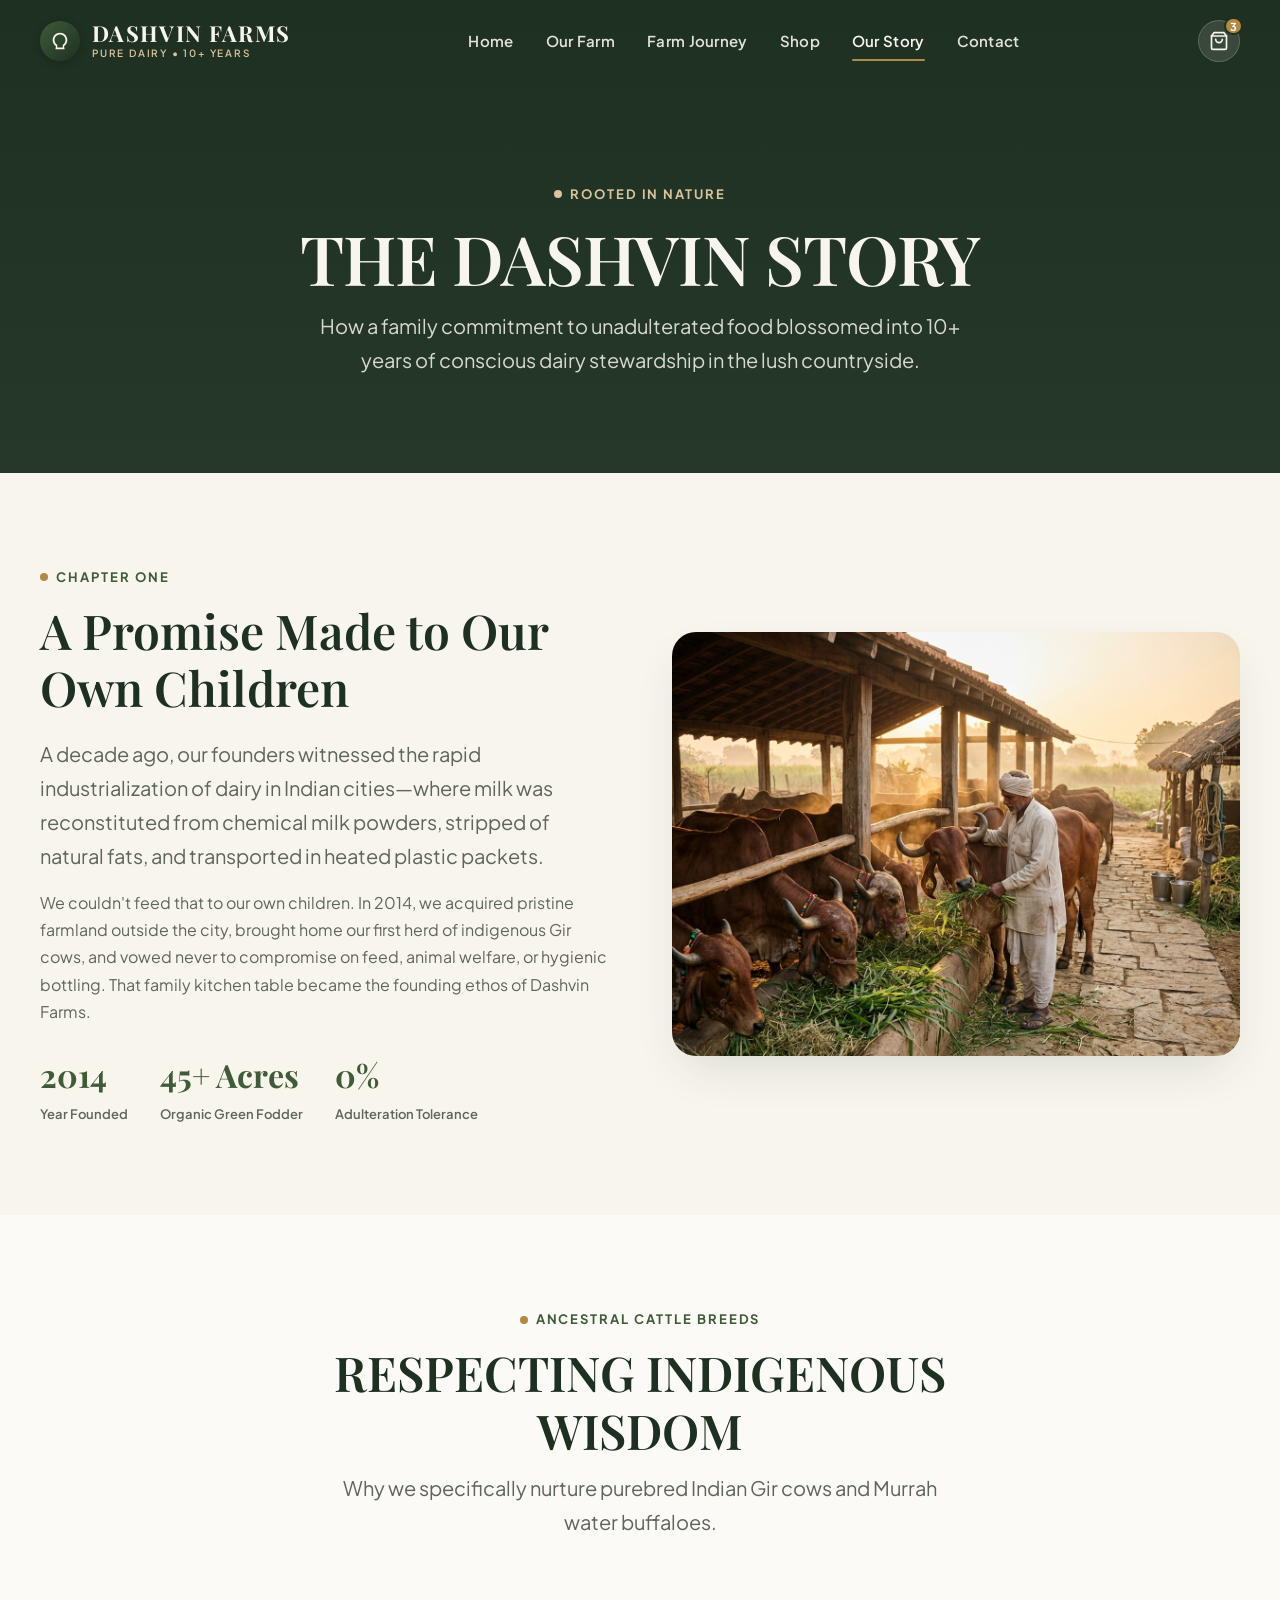
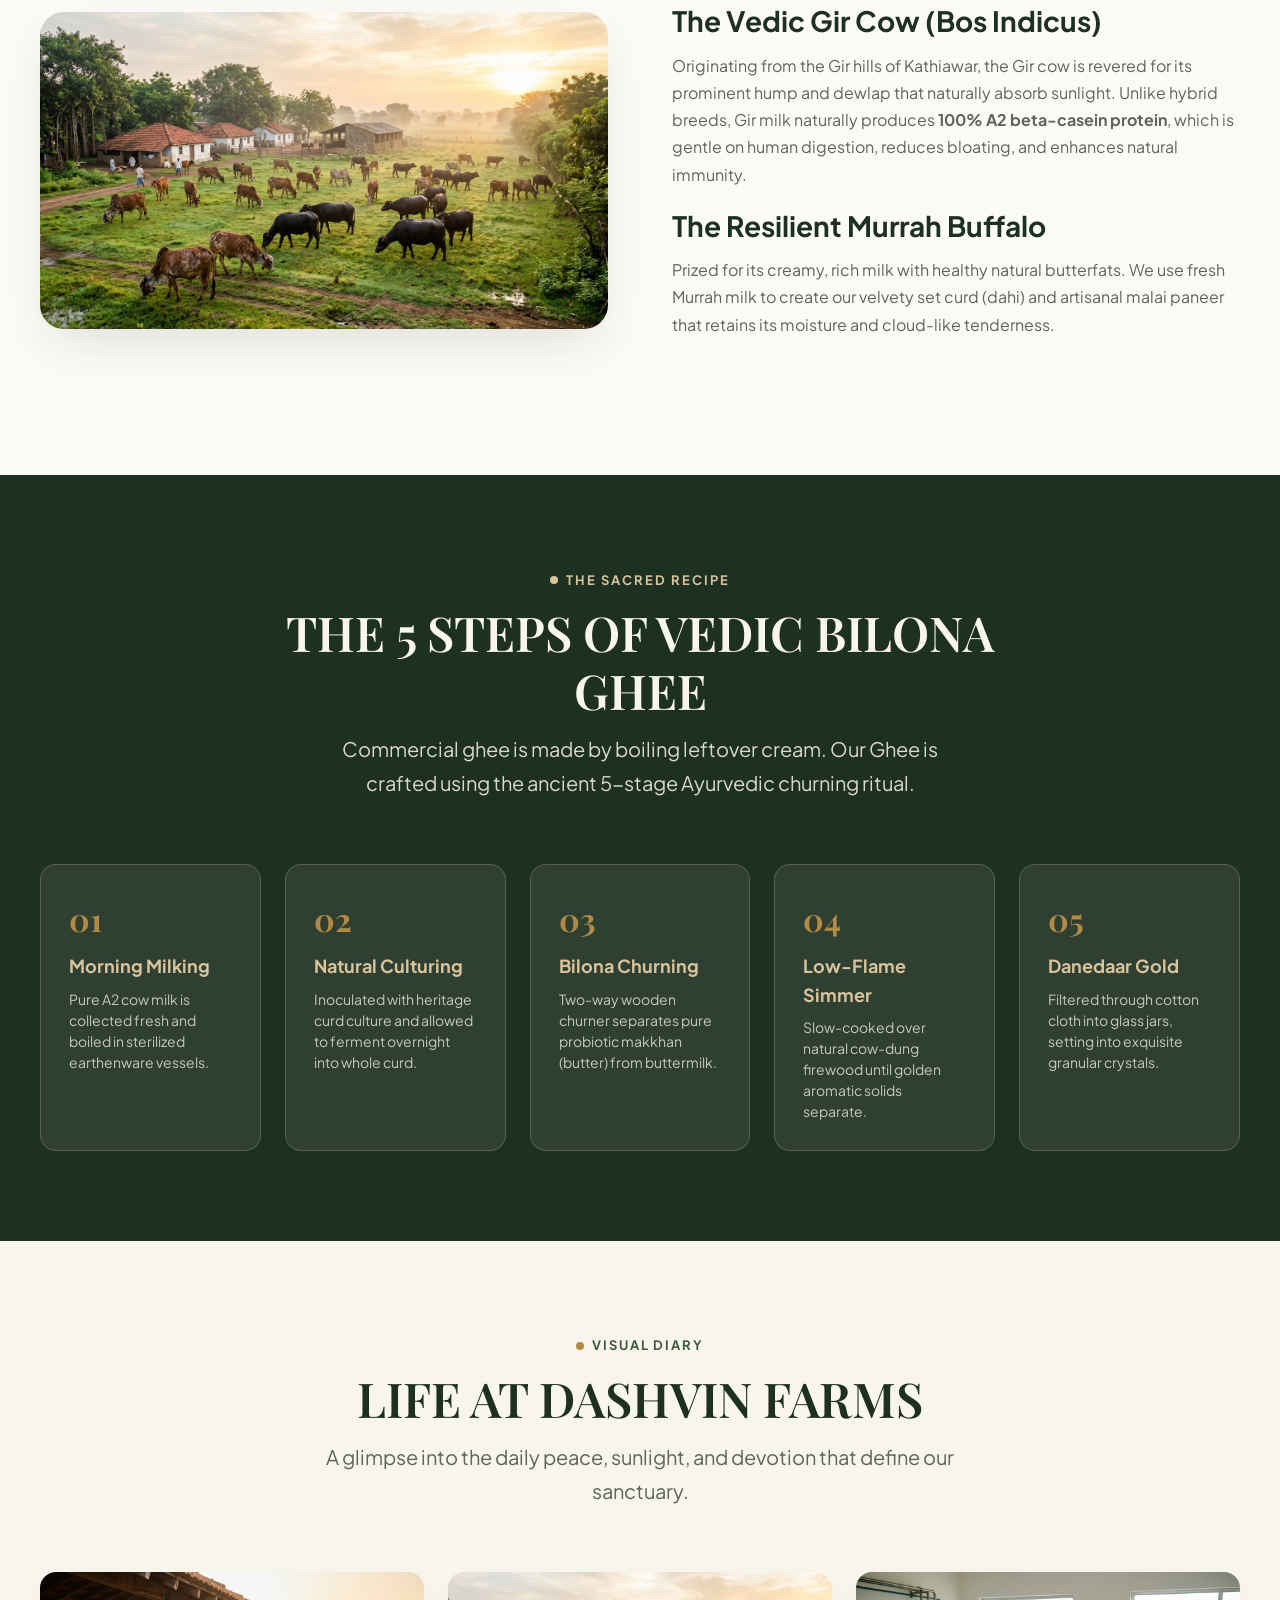
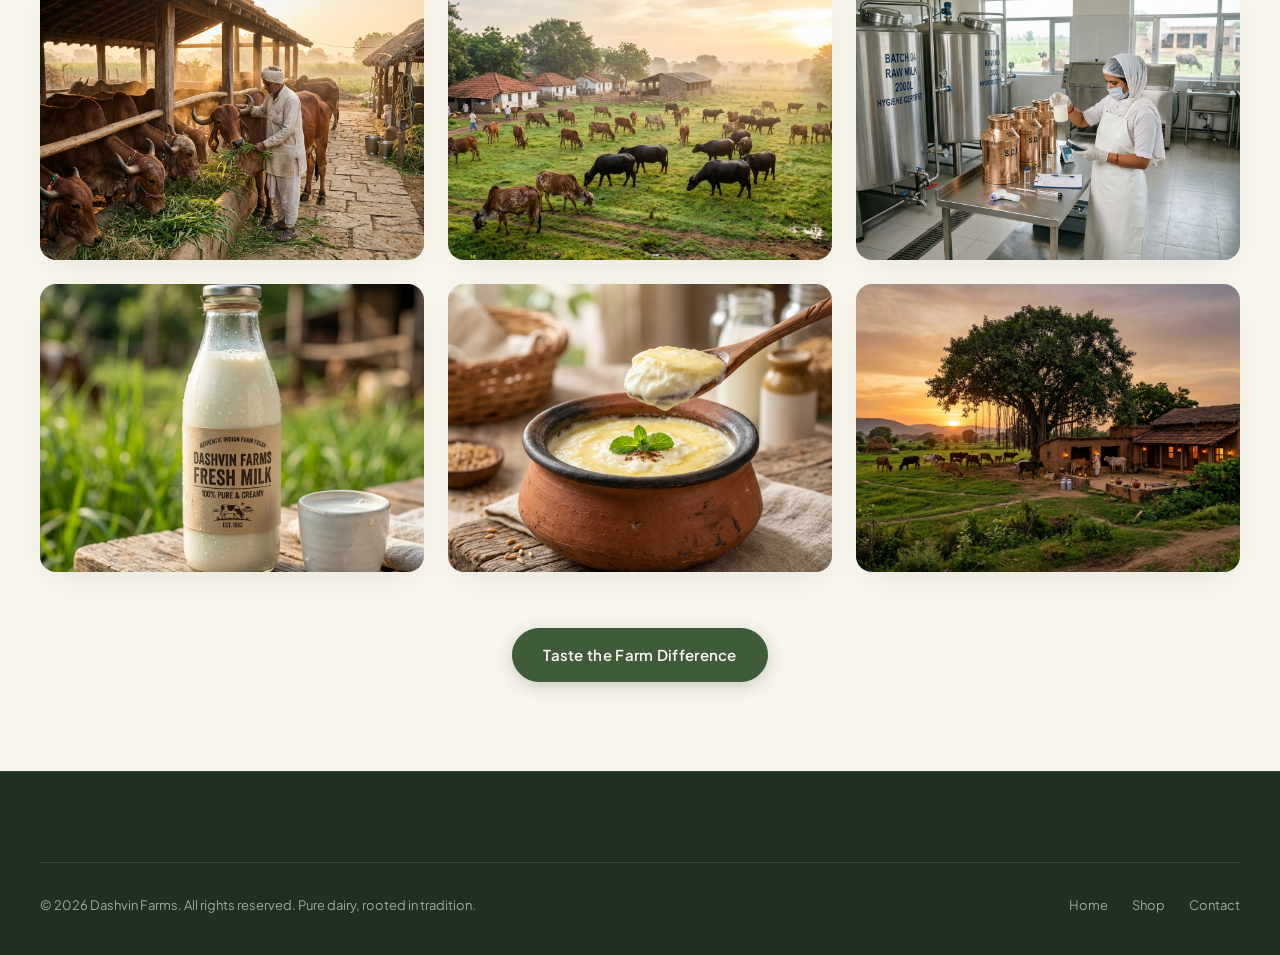
<file: story.html>
<!DOCTYPE html>
<html lang="en">
<head>
  <meta charset="UTF-8">
  <meta name="viewport" content="width=device-width, initial-scale=1.0">
  <title>Our Farm Story & Heritage — Dashvin Farms</title>
  <meta name="description" content="Discover the 10+ year heritage of Dashvin Farms. Ethical Gir cow rearing, traditional Vedic Bilona churning, spotless cowsheds, and lab-tested purity.">
  <meta name="theme-color" content="#1E3022">

  <link rel="stylesheet" href="css/style.css">
  <link rel="stylesheet" href="css/responsive.css">
  <style>
    .story-hero {
      position: relative;
      padding-top: clamp(8rem, 14vw, 12rem);
      padding-bottom: clamp(4rem, 8vw, 6rem);
      background: linear-gradient(180deg, var(--color-primary-dark) 0%, #253829 100%);
      color: var(--color-cream);
      text-align: center;
    }
    .story-section {
      padding: clamp(3.5rem, 7vw, 6rem) 0;
    }
    .story-dual-grid {
      display: grid;
      grid-template-columns: 1fr 1fr;
      gap: clamp(2rem, 5vw, 4rem);
      align-items: center;
    }
    .bilona-step-card {
      background: var(--color-cream-light);
      border: 1px solid var(--color-border);
      border-radius: var(--radius-md);
      padding: 1.75rem;
      position: relative;
    }
    .bilona-step-num {
      font-family: var(--font-serif);
      font-size: 2rem;
      font-weight: 700;
      color: var(--color-gold);
      margin-bottom: 0.5rem;
    }
    .gallery-grid {
      display: grid;
      grid-template-columns: repeat(3, 1fr);
      gap: 1.5rem;
    }
    .gallery-item {
      border-radius: var(--radius-md);
      overflow: hidden;
      aspect-ratio: 4/3;
      box-shadow: var(--shadow-md);
    }
    .gallery-item img {
      width: 100%;
      height: 100%;
      object-fit: cover;
      transition: transform 0.5s ease;
    }
    .gallery-item:hover img {
      transform: scale(1.05);
    }
    @media (max-width: 900px) {
      .story-dual-grid { grid-template-columns: 1fr; }
      .gallery-grid { grid-template-columns: 1fr 1fr; }
    }
    @media (max-width: 540px) {
      .gallery-grid { grid-template-columns: 1fr; }
    }
  </style>
</head>
<body>

  <!-- Navigation -->
  <header class="header scrolled" id="navbar">
    <div class="container header-container">
      <a href="index.html" class="brand-logo" aria-label="Dashvin Farms Home">
        <div class="brand-emblem">
          <svg viewBox="0 0 24 24"><path d="M12 3C7.5 3 4 6.5 4 11c0 2.8 1.4 5.2 3.6 6.7L7 21h10l-.6-3.3C18.6 16.2 20 13.8 20 11c0-4.5-3.5-8-8-8zm0 2c3.3 0 6 2.7 6 6 0 2.2-1.2 4.1-3 5.2V19h-6v-2.8C7.2 15.1 6 13.2 6 11c0-3.3 2.7-6 6-6z"/></svg>
        </div>
        <div class="brand-text">
          <span class="brand-name">DASHVIN FARMS</span>
          <span class="brand-tagline">Pure Dairy • 10+ Years</span>
        </div>
      </a>

      <nav class="nav-menu" id="navMenu">
        <a href="index.html" class="nav-link">Home</a>
        <a href="index.html#our-farm" class="nav-link">Our Farm</a>
        <a href="index.html#journey" class="nav-link">Farm Journey</a>
        <a href="shop.html" class="nav-link">Shop</a>
        <a href="story.html" class="nav-link active">Our Story</a>
        <a href="contact.html" class="nav-link">Contact</a>
      </nav>

      <div class="nav-actions">
        <button class="nav-action-btn open-cart-btn" aria-label="Cart">
          <svg viewBox="0 0 24 24" fill="none" stroke-width="2" stroke-linecap="round" stroke-linejoin="round">
            <path d="M6 2L3 6v14a2 2 0 0 0 2 2h14a2 2 0 0 0 2-2V6l-3-4z"></path>
            <line x1="3" y1="6" x2="21" y2="6"></line>
            <path d="M16 10a4 4 0 0 1-8 0"></path>
          </svg>
          <span class="cart-badge" style="display:none;">0</span>
        </button>
        <button class="mobile-toggle" aria-label="Toggle menu" id="mobileToggle">
          <span></span><span></span><span></span>
        </button>
      </div>
    </div>
  </header>

  <main>
    <!-- Story Hero Banner -->
    <section class="story-hero">
      <div class="container">
        <div class="eyebrow eyebrow--light">ROOTED IN NATURE</div>
        <h1 class="heading-display heading-display--light">THE DASHVIN STORY</h1>
        <p class="lead-text lead-text--light" style="margin: 0.75rem auto 0; max-width:680px;">
          How a family commitment to unadulterated food blossomed into 10+ years of conscious dairy stewardship in the lush countryside.
        </p>
      </div>
    </section>

    <!-- Chapter 1: The Beginning -->
    <section class="story-section bg-cream">
      <div class="container">
        <div class="story-dual-grid">
          <div>
            <div class="eyebrow">CHAPTER ONE</div>
            <h2 class="heading-lg" style="margin-bottom:1.25rem;">A Promise Made to Our Own Children</h2>
            <p class="lead-text" style="margin-bottom:1rem;">
              A decade ago, our founders witnessed the rapid industrialization of dairy in Indian cities—where milk was reconstituted from chemical milk powders, stripped of natural fats, and transported in heated plastic packets.
            </p>
            <p style="color:var(--color-muted); line-height:1.7; margin-bottom:1.5rem;">
              We couldn't feed that to our own children. In 2014, we acquired pristine farmland outside the city, brought home our first herd of indigenous Gir cows, and vowed never to compromise on feed, animal welfare, or hygienic bottling. That family kitchen table became the founding ethos of Dashvin Farms.
            </p>
            <div style="display:flex; gap:2rem;">
              <div>
                <strong style="font-family:var(--font-serif); font-size:2rem; color:var(--color-primary); display:block;">2014</strong>
                <span style="font-size:0.8125rem; color:var(--color-muted); font-weight:600;">Year Founded</span>
              </div>
              <div>
                <strong style="font-family:var(--font-serif); font-size:2rem; color:var(--color-primary); display:block;">45+ Acres</strong>
                <span style="font-size:0.8125rem; color:var(--color-muted); font-weight:600;">Organic Green Fodder</span>
              </div>
              <div>
                <strong style="font-family:var(--font-serif); font-size:2rem; color:var(--color-primary); display:block;">0%</strong>
                <span style="font-size:0.8125rem; color:var(--color-muted); font-weight:600;">Adulteration Tolerance</span>
              </div>
            </div>
          </div>
          <div class="intro-image-wrap">
            <img src="assets/images/farm-intro.jpg" alt="Dashvin farm farmer with Gir cows" loading="lazy">
          </div>
        </div>
      </div>
    </section>

    <!-- Chapter 2: The Indigenous Gir & Murrah Breeds -->
    <section class="story-section bg-cream-light">
      <div class="container">
        <div class="section-header">
          <div class="eyebrow">ANCESTRAL CATTLE BREEDS</div>
          <h2 class="heading-lg">RESPECTING INDIGENOUS WISDOM</h2>
          <p class="lead-text" style="margin: 0.75rem auto 0;">
            Why we specifically nurture purebred Indian Gir cows and Murrah water buffaloes.
          </p>
        </div>

        <div class="story-dual-grid" style="margin-bottom:3rem;">
          <div class="intro-image-wrap">
            <img src="assets/images/farm-pasture.jpg" alt="Gir cows and Murrah buffaloes grazing in pastures" loading="lazy">
          </div>
          <div>
            <h3 class="heading-md" style="margin-bottom:0.75rem; color:var(--color-primary-dark);">
              The Vedic Gir Cow (Bos Indicus)
            </h3>
            <p style="color:var(--color-muted); line-height:1.7; margin-bottom:1.25rem;">
              Originating from the Gir hills of Kathiawar, the Gir cow is revered for its prominent hump and dewlap that naturally absorb sunlight. Unlike hybrid breeds, Gir milk naturally produces <strong>100% A2 beta-casein protein</strong>, which is gentle on human digestion, reduces bloating, and enhances natural immunity.
            </p>
            <h3 class="heading-md" style="margin-bottom:0.75rem; color:var(--color-primary-dark);">
              The Resilient Murrah Buffalo
            </h3>
            <p style="color:var(--color-muted); line-height:1.7;">
              Prized for its creamy, rich milk with healthy natural butterfats. We use fresh Murrah milk to create our velvety set curd (dahi) and artisanal malai paneer that retains its moisture and cloud-like tenderness.
            </p>
          </div>
        </div>
      </div>
    </section>

    <!-- Chapter 3: The Ancient Bilona Method -->
    <section class="story-section bg-dark">
      <div class="container">
        <div class="section-header">
          <div class="eyebrow eyebrow--light">THE SACRED RECIPE</div>
          <h2 class="heading-lg heading-lg--light">THE 5 STEPS OF VEDIC BILONA GHEE</h2>
          <p class="lead-text lead-text--light" style="margin: 0.75rem auto 0;">
            Commercial ghee is made by boiling leftover cream. Our Ghee is crafted using the ancient 5-stage Ayurvedic churning ritual.
          </p>
        </div>

        <div style="display:grid; grid-template-columns:repeat(auto-fit, minmax(220px, 1fr)); gap:1.5rem;">
          <div class="bilona-step-card" style="background:rgba(248, 245, 237, 0.08); border-color:rgba(216, 195, 154, 0.25); color:var(--color-cream);">
            <div class="bilona-step-num">01</div>
            <h4 style="color:var(--color-beige); margin-bottom:0.5rem; font-size:1.125rem;">Morning Milking</h4>
            <p style="font-size:0.875rem; color:rgba(248, 245, 237, 0.75); line-height:1.5;">Pure A2 cow milk is collected fresh and boiled in sterilized earthenware vessels.</p>
          </div>
          <div class="bilona-step-card" style="background:rgba(248, 245, 237, 0.08); border-color:rgba(216, 195, 154, 0.25); color:var(--color-cream);">
            <div class="bilona-step-num">02</div>
            <h4 style="color:var(--color-beige); margin-bottom:0.5rem; font-size:1.125rem;">Natural Culturing</h4>
            <p style="font-size:0.875rem; color:rgba(248, 245, 237, 0.75); line-height:1.5;">Inoculated with heritage curd culture and allowed to ferment overnight into whole curd.</p>
          </div>
          <div class="bilona-step-card" style="background:rgba(248, 245, 237, 0.08); border-color:rgba(216, 195, 154, 0.25); color:var(--color-cream);">
            <div class="bilona-step-num">03</div>
            <h4 style="color:var(--color-beige); margin-bottom:0.5rem; font-size:1.125rem;">Bilona Churning</h4>
            <p style="font-size:0.875rem; color:rgba(248, 245, 237, 0.75); line-height:1.5;">Two-way wooden churner separates pure probiotic makkhan (butter) from buttermilk.</p>
          </div>
          <div class="bilona-step-card" style="background:rgba(248, 245, 237, 0.08); border-color:rgba(216, 195, 154, 0.25); color:var(--color-cream);">
            <div class="bilona-step-num">04</div>
            <h4 style="color:var(--color-beige); margin-bottom:0.5rem; font-size:1.125rem;">Low-Flame Simmer</h4>
            <p style="font-size:0.875rem; color:rgba(248, 245, 237, 0.75); line-height:1.5;">Slow-cooked over natural cow-dung firewood until golden aromatic solids separate.</p>
          </div>
          <div class="bilona-step-card" style="background:rgba(248, 245, 237, 0.08); border-color:rgba(216, 195, 154, 0.25); color:var(--color-cream);">
            <div class="bilona-step-num">05</div>
            <h4 style="color:var(--color-beige); margin-bottom:0.5rem; font-size:1.125rem;">Danedaar Gold</h4>
            <p style="font-size:0.875rem; color:rgba(248, 245, 237, 0.75); line-height:1.5;">Filtered through cotton cloth into glass jars, setting into exquisite granular crystals.</p>
          </div>
        </div>
      </div>
    </section>

    <!-- Chapter 4: Farm Photography Gallery -->
    <section class="story-section bg-cream">
      <div class="container">
        <div class="section-header">
          <div class="eyebrow">VISUAL DIARY</div>
          <h2 class="heading-lg">LIFE AT DASHVIN FARMS</h2>
          <p class="lead-text" style="margin: 0.75rem auto 0;">
            A glimpse into the daily peace, sunlight, and devotion that define our sanctuary.
          </p>
        </div>

        <div class="gallery-grid">
          <div class="gallery-item">
            <img src="assets/images/farm-intro.jpg" alt="Gir cows eating green fodder" loading="lazy">
          </div>
          <div class="gallery-item">
            <img src="assets/images/farm-pasture.jpg" alt="Pasture view with cattle grazing" loading="lazy">
          </div>
          <div class="gallery-item">
            <img src="assets/images/farm-hygiene.jpg" alt="Stainless steel hygiene room" loading="lazy">
          </div>
          <div class="gallery-item">
            <img src="assets/images/product-milk.jpg" alt="Fresh glass milk bottle" loading="lazy">
          </div>
          <div class="gallery-item">
            <img src="assets/images/product-curd.jpg" alt="Terracotta set curd" loading="lazy">
          </div>
          <div class="gallery-item">
            <img src="assets/images/farm-story.jpg" alt="Farm dusk lighting" loading="lazy">
          </div>
        </div>

        <div style="text-align:center; margin-top:3.5rem;">
          <a href="shop.html" class="btn btn-primary">
            Taste the Farm Difference
          </a>
        </div>
      </div>
    </section>
  </main>

  <!-- Footer -->
  <footer class="footer">
    <div class="container">
      <div class="footer-bottom">
        <div>© 2026 Dashvin Farms. All rights reserved. Pure dairy, rooted in tradition.</div>
        <div style="display:flex; gap:1.5rem;">
          <a href="index.html" style="color:inherit;">Home</a>
          <a href="shop.html" style="color:inherit;">Shop</a>
          <a href="contact.html" style="color:inherit;">Contact</a>
        </div>
      </div>
    </div>
  </footer>

  <script src="js/products.js"></script>
  <script src="js/cart.js"></script>
  <script src="js/main.js"></script>
</body>
</html>
</file>
<file: css/style.css>
/* ==========================================================================
   DASHVIN FARMS — Core Design System & Styling
   70% Premium Modern Design + 30% Authentic Indian Rural Character
   ========================================================================== */

@import url('https://fonts.googleapis.com/css2?family=Playfair+Display:ital,wght@0,400;0,500;0,600;0,700;1,400;1,600&family=Plus+Jakarta+Sans:wght@300;400;500;600;700;800&display=swap');

:root {
  /* Core Brand Palette */
  --color-primary-dark: #1E3022;    /* Deep Forest Green */
  --color-primary: #3F5B3A;         /* Farm Green */
  --color-cream: #F8F5ED;           /* Milk Cream */
  --color-cream-light: #FCFAF6;     /* Pure Cream White */
  --color-beige: #D8C39A;           /* Warm Beige */
  --color-brown: #6B4F35;           /* Earth Brown */
  --color-gold: #B28A45;            /* Muted Gold */
  --color-gold-hover: #967232;
  --color-charcoal: #20231F;        /* Charcoal text */
  --color-muted: #5E665C;           /* Muted body copy */
  --color-white: #FFFFFF;
  --color-sage: #E8EFE6;            /* Soft Sage Tint */
  --color-sage-light: #F2F6F1;
  --color-border: rgba(30, 48, 34, 0.12);
  --color-border-light: rgba(248, 245, 237, 0.2);

  /* Typography */
  --font-primary: 'Plus Jakarta Sans', -apple-system, BlinkMacSystemFont, 'Segoe UI', Roboto, sans-serif;
  --font-serif: 'Playfair Display', Georgia, serif;

  /* Elevations */
  --shadow-sm: 0 2px 8px rgba(32, 35, 31, 0.04);
  --shadow-md: 0 12px 32px -8px rgba(30, 48, 34, 0.08);
  --shadow-lg: 0 20px 48px -12px rgba(30, 48, 34, 0.14);
  --shadow-hover: 0 24px 56px -12px rgba(30, 48, 34, 0.18);

  /* Spacing & Layout */
  --radius-sm: 8px;
  --radius-md: 16px;
  --radius-lg: 24px;
  --radius-full: 9999px;
  --container-max: 1280px;
  --transition: all 0.35s cubic-bezier(0.16, 1, 0.3, 1);
}

/* Base Reset */
*, *::before, *::after {
  box-sizing: border-box;
  margin: 0;
  padding: 0;
}

html {
  scroll-behavior: smooth;
  font-size: 16px;
  background-color: var(--color-cream);
  color: var(--color-charcoal);
  text-rendering: optimizeLegibility;
  -webkit-font-smoothing: antialiased;
}

body {
  font-family: var(--font-primary);
  line-height: 1.6;
  background-color: var(--color-cream);
  color: var(--color-charcoal);
  overflow-x: hidden;
  position: relative;
}

img, video {
  max-width: 100%;
  height: auto;
  display: block;
}

a {
  color: inherit;
  text-decoration: none;
  transition: var(--transition);
}

button, input, select, textarea {
  font-family: inherit;
  font-size: inherit;
  border: none;
  outline: none;
  background: none;
}

button {
  cursor: pointer;
}

ul, ol {
  list-style: none;
}

/* Layout Utilities */
.container {
  width: 100%;
  max-width: var(--container-max);
  margin-left: auto;
  margin-right: auto;
  padding-left: clamp(1.25rem, 5vw, 2.5rem);
  padding-right: clamp(1.25rem, 5vw, 2.5rem);
}

.section {
  padding-top: clamp(4.5rem, 9vw, 8rem);
  padding-bottom: clamp(4.5rem, 9vw, 8rem);
  position: relative;
}

.section--sm {
  padding-top: clamp(3rem, 6vw, 5rem);
  padding-bottom: clamp(3rem, 6vw, 5rem);
}

.bg-cream {
  background-color: var(--color-cream);
}

.bg-cream-light {
  background-color: var(--color-cream-light);
}

.bg-dark {
  background-color: var(--color-primary-dark);
  color: var(--color-cream);
}

.bg-sage {
  background-color: var(--color-sage-light);
}

/* Typography Helpers */
.eyebrow {
  display: inline-flex;
  align-items: center;
  gap: 0.5rem;
  font-size: 0.8125rem;
  font-weight: 700;
  text-transform: uppercase;
  letter-spacing: 0.15em;
  color: var(--color-primary);
  margin-bottom: 0.875rem;
}

.eyebrow::before {
  content: '';
  display: inline-block;
  width: 8px;
  height: 8px;
  border-radius: 50%;
  background-color: var(--color-gold);
}

.eyebrow--light {
  color: var(--color-beige);
}

.eyebrow--light::before {
  background-color: var(--color-beige);
}

.heading-display {
  font-family: var(--font-serif);
  font-size: clamp(2.25rem, 5.5vw, 4.25rem);
  line-height: 1.15;
  font-weight: 600;
  letter-spacing: -0.015em;
  color: var(--color-primary-dark);
}

.heading-display--light {
  color: var(--color-cream);
}

.heading-lg {
  font-family: var(--font-serif);
  font-size: clamp(2rem, 4vw, 3rem);
  line-height: 1.2;
  font-weight: 600;
  color: var(--color-primary-dark);
}

.heading-lg--light {
  color: var(--color-cream);
}

.heading-md {
  font-family: var(--font-primary);
  font-size: clamp(1.25rem, 2.5vw, 1.75rem);
  font-weight: 700;
  line-height: 1.3;
  color: var(--color-primary-dark);
}

.lead-text {
  font-size: clamp(1.0625rem, 1.8vw, 1.25rem);
  line-height: 1.7;
  color: var(--color-muted);
  max-width: 640px;
}

.lead-text--light {
  color: rgba(248, 245, 237, 0.85);
}

/* Buttons & CTAs */
.btn {
  display: inline-flex;
  align-items: center;
  justify-content: center;
  gap: 0.625rem;
  padding: 0.875rem 1.875rem;
  font-size: 0.9375rem;
  font-weight: 600;
  letter-spacing: 0.02em;
  border-radius: var(--radius-full);
  transition: var(--transition);
  text-decoration: none;
  white-space: nowrap;
  position: relative;
  overflow: hidden;
  z-index: 1;
}

.btn-primary {
  background-color: var(--color-primary);
  color: var(--color-cream);
  border: 1px solid var(--color-primary);
  box-shadow: 0 4px 16px rgba(63, 91, 58, 0.25);
}

.btn-primary:hover {
  background-color: var(--color-primary-dark);
  border-color: var(--color-primary-dark);
  color: var(--color-white);
  transform: translateY(-2px);
  box-shadow: 0 8px 24px rgba(30, 48, 34, 0.3);
}

.btn-secondary {
  background-color: transparent;
  color: var(--color-cream);
  border: 1.5px solid rgba(248, 245, 237, 0.6);
  backdrop-filter: blur(8px);
  -webkit-backdrop-filter: blur(8px);
}

.btn-secondary:hover {
  background-color: rgba(248, 245, 237, 0.15);
  border-color: var(--color-cream);
  color: var(--color-white);
  transform: translateY(-2px);
}

.btn-dark {
  background-color: var(--color-primary-dark);
  color: var(--color-cream);
  border: 1px solid var(--color-primary-dark);
}

.btn-dark:hover {
  background-color: var(--color-primary);
  border-color: var(--color-primary);
  transform: translateY(-2px);
  box-shadow: var(--shadow-md);
}

.btn-outline-dark {
  background-color: transparent;
  color: var(--color-primary-dark);
  border: 1.5px solid var(--color-primary-dark);
}

.btn-outline-dark:hover {
  background-color: var(--color-primary-dark);
  color: var(--color-cream);
  transform: translateY(-2px);
}

.btn-gold {
  background-color: var(--color-gold);
  color: var(--color-white);
  border: 1px solid var(--color-gold);
  box-shadow: 0 4px 16px rgba(178, 138, 69, 0.25);
}

.btn-gold:hover {
  background-color: var(--color-gold-hover);
  border-color: var(--color-gold-hover);
  transform: translateY(-2px);
}

.btn-sm {
  padding: 0.5rem 1.125rem;
  font-size: 0.8125rem;
}

/* Floating Navigation */
.header {
  position: fixed;
  top: 0;
  left: 0;
  width: 100%;
  z-index: 1000;
  transition: background-color 0.4s ease, border-color 0.4s ease, box-shadow 0.4s ease, padding 0.3s ease;
  padding: 1.25rem 0;
}

.header.scrolled {
  background-color: rgba(248, 245, 237, 0.94);
  backdrop-filter: blur(16px);
  -webkit-backdrop-filter: blur(16px);
  border-bottom: 1px solid rgba(30, 48, 34, 0.08);
  box-shadow: 0 8px 24px rgba(30, 48, 34, 0.06);
  padding: 0.875rem 0;
}

.header-container {
  display: flex;
  align-items: center;
  justify-content: space-between;
  gap: 1.5rem;
}

/* Brand Logo */
.brand-logo {
  display: flex;
  align-items: center;
  gap: 0.75rem;
  text-decoration: none;
  z-index: 1002;
}

.brand-emblem {
  width: 40px;
  height: 40px;
  display: flex;
  align-items: center;
  justify-content: center;
  border-radius: 50%;
  background: linear-gradient(135deg, var(--color-primary), var(--color-primary-dark));
  color: var(--color-cream);
  box-shadow: 0 2px 10px rgba(0, 0, 0, 0.2);
  transition: var(--transition);
}

.brand-emblem svg {
  width: 22px;
  height: 22px;
  fill: currentColor;
}

.brand-text {
  display: flex;
  flex-direction: column;
}

.brand-name {
  font-family: var(--font-serif);
  font-size: 1.375rem;
  font-weight: 700;
  letter-spacing: 0.06em;
  color: var(--color-cream);
  line-height: 1.1;
  transition: color 0.3s ease;
}

.brand-tagline {
  font-size: 0.625rem;
  text-transform: uppercase;
  letter-spacing: 0.18em;
  color: var(--color-beige);
  font-weight: 600;
  transition: color 0.3s ease;
}

.header.scrolled .brand-name {
  color: var(--color-primary-dark);
}

.header.scrolled .brand-tagline {
  color: var(--color-primary);
}

/* Nav Links */
.nav-menu {
  display: flex;
  align-items: center;
  gap: 2rem;
}

.nav-link {
  font-size: 0.9375rem;
  font-weight: 600;
  color: rgba(248, 245, 237, 0.9);
  padding: 0.5rem 0;
  position: relative;
  letter-spacing: 0.02em;
}

.nav-link::after {
  content: '';
  position: absolute;
  bottom: 0;
  left: 0;
  width: 0;
  height: 2px;
  background-color: var(--color-gold);
  transition: width 0.3s cubic-bezier(0.16, 1, 0.3, 1);
  border-radius: 2px;
}

.nav-link:hover, .nav-link.active {
  color: var(--color-cream);
}

.nav-link:hover::after, .nav-link.active::after {
  width: 100%;
}

.header.scrolled .nav-link {
  color: var(--color-charcoal);
}

.header.scrolled .nav-link:hover,
.header.scrolled .nav-link.active {
  color: var(--color-primary);
}

.header.scrolled .nav-link::after {
  background-color: var(--color-primary);
}

/* Nav Actions */
.nav-actions {
  display: flex;
  align-items: center;
  gap: 1rem;
}

.nav-action-btn {
  display: flex;
  align-items: center;
  justify-content: center;
  width: 42px;
  height: 42px;
  border-radius: 50%;
  background: rgba(248, 245, 237, 0.12);
  color: var(--color-cream);
  backdrop-filter: blur(8px);
  -webkit-backdrop-filter: blur(8px);
  border: 1px solid rgba(248, 245, 237, 0.2);
  transition: var(--transition);
  position: relative;
}

.nav-action-btn svg {
  width: 20px;
  height: 20px;
  stroke: currentColor;
}

.nav-action-btn:hover {
  background: rgba(248, 245, 237, 0.25);
  transform: translateY(-2px);
  color: var(--color-white);
}

.header.scrolled .nav-action-btn {
  background: var(--color-sage-light);
  border-color: rgba(30, 48, 34, 0.1);
  color: var(--color-primary-dark);
}

.header.scrolled .nav-action-btn:hover {
  background: var(--color-sage);
  color: var(--color-primary);
}

/* Cart Badge */
.cart-badge {
  position: absolute;
  top: -4px;
  right: -4px;
  background-color: var(--color-gold);
  color: var(--color-white);
  font-size: 0.6875rem;
  font-weight: 700;
  min-width: 18px;
  height: 18px;
  border-radius: 9px;
  display: flex;
  align-items: center;
  justify-content: center;
  padding: 0 4px;
  border: 2px solid var(--color-primary-dark);
  transition: var(--transition);
}

.header.scrolled .cart-badge {
  border-color: var(--color-cream);
}

/* Harvest Status Pill */
.harvest-status {
  display: none;
  align-items: center;
  gap: 0.5rem;
  padding: 0.35rem 0.85rem;
  border-radius: var(--radius-full);
  background: rgba(248, 245, 237, 0.12);
  backdrop-filter: blur(8px);
  border: 1px solid rgba(248, 245, 237, 0.2);
  font-size: 0.75rem;
  font-weight: 600;
  color: var(--color-cream);
}

.harvest-status .pulse-dot {
  width: 6px;
  height: 6px;
  border-radius: 50%;
  background-color: #4ADE80;
  box-shadow: 0 0 8px #4ADE80;
  animation: pulse 2s infinite;
}

@keyframes pulse {
  0% { transform: scale(0.95); box-shadow: 0 0 0 0 rgba(74, 222, 128, 0.7); }
  70% { transform: scale(1.1); box-shadow: 0 0 0 6px rgba(74, 222, 128, 0); }
  100% { transform: scale(0.95); box-shadow: 0 0 0 0 rgba(74, 222, 128, 0); }
}

.header.scrolled .harvest-status {
  background: var(--color-sage-light);
  border-color: rgba(63, 91, 58, 0.2);
  color: var(--color-primary-dark);
}

@media (min-width: 1100px) {
  .harvest-status {
    display: inline-flex;
  }
}

/* Mobile Toggle Hamburger */
.mobile-toggle {
  display: none;
  flex-direction: column;
  justify-content: center;
  gap: 5px;
  width: 42px;
  height: 42px;
  border-radius: 50%;
  padding: 10px;
  background: rgba(248, 245, 237, 0.15);
  border: 1px solid rgba(248, 245, 237, 0.2);
  z-index: 1002;
}

.mobile-toggle span {
  display: block;
  width: 100%;
  height: 2px;
  background-color: var(--color-cream);
  border-radius: 2px;
  transition: transform 0.3s ease, opacity 0.3s ease;
}

.header.scrolled .mobile-toggle {
  background: var(--color-sage-light);
  border-color: rgba(30, 48, 34, 0.1);
}

.header.scrolled .mobile-toggle span {
  background-color: var(--color-primary-dark);
}

.mobile-toggle.active span:nth-child(1) {
  transform: translateY(7px) rotate(45deg);
}

.mobile-toggle.active span:nth-child(2) {
  opacity: 0;
}

.mobile-toggle.active span:nth-child(3) {
  transform: translateY(-7px) rotate(-45deg);
}

/* ==========================================================================
   HERO SECTION (Cinematic Video Centerpiece)
   ========================================================================== */
.hero {
  position: relative;
  width: 100%;
  min-height: 100vh;
  display: flex;
  align-items: center;
  justify-content: center;
  overflow: hidden;
  color: var(--color-cream);
}

.hero-video-wrap {
  position: absolute;
  top: 0;
  left: 0;
  width: 100%;
  height: 100%;
  z-index: 0;
  overflow: hidden;
}

.hero-video {
  width: 100%;
  height: 100%;
  object-fit: cover;
  object-position: center 30%;
  transform: scale(1.02);
  transition: transform 0.8s ease-out;
}

/* Subtle cinematic natural gradient: no heavy black wash */
.hero-overlay {
  position: absolute;
  top: 0;
  left: 0;
  width: 100%;
  height: 100%;
  background: linear-gradient(
    180deg,
    rgba(20, 32, 23, 0.55) 0%,
    rgba(20, 32, 23, 0.25) 40%,
    rgba(20, 32, 23, 0.5) 75%,
    rgba(20, 32, 23, 0.85) 100%
  );
  z-index: 1;
}

.hero-content {
  position: relative;
  z-index: 2;
  text-align: center;
  max-width: 860px;
  padding: 6rem 1.5rem 3rem;
  margin: 0 auto;
}

.hero-eyebrow {
  display: inline-flex;
  align-items: center;
  gap: 0.625rem;
  padding: 0.4rem 1.125rem;
  background: rgba(248, 245, 237, 0.14);
  backdrop-filter: blur(12px);
  -webkit-backdrop-filter: blur(12px);
  border: 1px solid rgba(248, 245, 237, 0.25);
  border-radius: var(--radius-full);
  font-size: 0.75rem;
  font-weight: 700;
  letter-spacing: 0.16em;
  color: var(--color-beige);
  text-transform: uppercase;
  margin-bottom: 1.5rem;
  animation: fadeInDown 0.8s ease-out;
}

.hero-title {
  font-family: var(--font-serif);
  font-size: clamp(2.75rem, 6.5vw, 5.25rem);
  font-weight: 600;
  line-height: 1.1;
  letter-spacing: -0.015em;
  color: var(--color-cream);
  text-shadow: 0 4px 24px rgba(0, 0, 0, 0.45);
  margin-bottom: 1.25rem;
  animation: fadeInUp 0.9s ease-out 0.15s both;
}

.hero-subtitle {
  font-size: clamp(1.125rem, 2.2vw, 1.4rem);
  font-weight: 400;
  line-height: 1.6;
  color: rgba(248, 245, 237, 0.92);
  text-shadow: 0 2px 12px rgba(0, 0, 0, 0.4);
  margin-bottom: 2.25rem;
  max-width: 600px;
  margin-left: auto;
  margin-right: auto;
  animation: fadeInUp 0.9s ease-out 0.3s both;
}

.hero-cta-group {
  display: flex;
  align-items: center;
  justify-content: center;
  gap: 1.25rem;
  flex-wrap: wrap;
  animation: fadeInUp 0.9s ease-out 0.45s both;
}

/* Sound control toggle */
.hero-sound-toggle {
  position: absolute;
  bottom: 2.5rem;
  right: clamp(1.5rem, 5vw, 3rem);
  z-index: 5;
  display: flex;
  align-items: center;
  gap: 0.5rem;
  padding: 0.5rem 0.875rem;
  background: rgba(20, 32, 23, 0.6);
  backdrop-filter: blur(10px);
  border: 1px solid rgba(248, 245, 237, 0.2);
  border-radius: var(--radius-full);
  color: var(--color-cream);
  font-size: 0.75rem;
  font-weight: 600;
  transition: var(--transition);
}

.hero-sound-toggle:hover {
  background: rgba(20, 32, 23, 0.85);
  border-color: var(--color-cream);
}

.hero-sound-toggle svg {
  width: 16px;
  height: 16px;
  stroke: currentColor;
}

/* Scroll indicator */
.hero-scroll-indicator {
  position: absolute;
  bottom: 2rem;
  left: 50%;
  transform: translateX(-50%);
  z-index: 5;
  display: flex;
  flex-direction: column;
  align-items: center;
  gap: 0.5rem;
  color: rgba(248, 245, 237, 0.75);
  text-decoration: none;
  transition: var(--transition);
}

.hero-scroll-indicator:hover {
  color: var(--color-cream);
}

.hero-scroll-indicator span {
  font-size: 0.6875rem;
  text-transform: uppercase;
  letter-spacing: 0.2em;
  font-weight: 600;
}

.scroll-mouse {
  width: 22px;
  height: 36px;
  border: 2px solid rgba(248, 245, 237, 0.5);
  border-radius: 12px;
  position: relative;
  display: flex;
  justify-content: center;
}

.scroll-wheel {
  width: 4px;
  height: 8px;
  background-color: var(--color-gold);
  border-radius: 2px;
  position: absolute;
  top: 6px;
  animation: scrollWheel 2s infinite ease-in-out;
}

@keyframes scrollWheel {
  0% { transform: translateY(0); opacity: 1; }
  60% { transform: translateY(12px); opacity: 0; }
  100% { transform: translateY(0); opacity: 0; }
}

/* ==========================================================================
   SECTION 2: FARM INTRODUCTION ("IT STARTS HERE.")
   Editorial Agricultural Layout
   ========================================================================== */
.intro-grid {
  display: grid;
  grid-template-columns: 1fr 1fr;
  gap: clamp(2rem, 5vw, 4.5rem);
  align-items: center;
}

.intro-image-wrap {
  position: relative;
  border-radius: var(--radius-lg);
  overflow: hidden;
  box-shadow: var(--shadow-lg);
}

.intro-image {
  width: 100%;
  height: 100%;
  max-height: 580px;
  object-fit: cover;
  transition: transform 0.8s cubic-bezier(0.16, 1, 0.3, 1);
}

.intro-image-wrap:hover .intro-image {
  transform: scale(1.03);
}

.intro-badge {
  position: absolute;
  bottom: 1.5rem;
  left: 1.5rem;
  background: rgba(248, 245, 237, 0.92);
  backdrop-filter: blur(12px);
  padding: 1rem 1.5rem;
  border-radius: var(--radius-md);
  border: 1px solid rgba(255, 255, 255, 0.6);
  box-shadow: var(--shadow-md);
  display: flex;
  align-items: center;
  gap: 1rem;
}

.intro-badge-icon {
  width: 40px;
  height: 40px;
  border-radius: 50%;
  background: var(--color-primary);
  color: var(--color-cream);
  display: flex;
  align-items: center;
  justify-content: center;
  font-weight: 700;
  font-size: 1rem;
}

.intro-badge-text strong {
  display: block;
  font-family: var(--font-primary);
  font-size: 0.9375rem;
  color: var(--color-primary-dark);
}

.intro-badge-text span {
  font-size: 0.75rem;
  color: var(--color-muted);
}

.intro-content {
  display: flex;
  flex-direction: column;
  gap: 1.25rem;
}

.intro-stats-grid {
  display: grid;
  grid-template-columns: repeat(2, 1fr);
  gap: 1.5rem;
  margin-top: 1.5rem;
  padding-top: 1.5rem;
  border-top: 1px solid var(--color-border);
}

.stat-item {
  display: flex;
  flex-direction: column;
}

.stat-number {
  font-family: var(--font-serif);
  font-size: clamp(2rem, 3.5vw, 2.75rem);
  font-weight: 700;
  line-height: 1;
  color: var(--color-primary);
  margin-bottom: 0.25rem;
}

.stat-label {
  font-size: 0.8125rem;
  font-weight: 700;
  text-transform: uppercase;
  letter-spacing: 0.08em;
  color: var(--color-charcoal);
}

.stat-sub {
  font-size: 0.75rem;
  color: var(--color-muted);
}

/* ==========================================================================
   SECTION 3: OUR FARM ("WHERE PURITY BEGINS")
   4 Pillars + Authentic Imagery
   ========================================================================== */
.section-header {
  text-align: center;
  max-width: 720px;
  margin: 0 auto clamp(2.5rem, 5vw, 4rem);
}

.pillars-grid {
  display: grid;
  grid-template-columns: repeat(auto-fit, minmax(260px, 1fr));
  gap: 1.75rem;
}

.pillar-card {
  background: var(--color-cream-light);
  border: 1px solid var(--color-border);
  border-radius: var(--radius-lg);
  padding: 2.25rem 1.75rem;
  transition: var(--transition);
  position: relative;
  display: flex;
  flex-direction: column;
  gap: 1rem;
}

.pillar-card:hover {
  transform: translateY(-6px);
  box-shadow: var(--shadow-hover);
  border-color: rgba(63, 91, 58, 0.3);
}

.pillar-icon-wrap {
  width: 56px;
  height: 56px;
  border-radius: 14px;
  background: var(--color-sage);
  color: var(--color-primary);
  display: flex;
  align-items: center;
  justify-content: center;
  transition: var(--transition);
}

.pillar-icon-wrap svg {
  width: 28px;
  height: 28px;
  stroke: currentColor;
}

.pillar-card:hover .pillar-icon-wrap {
  background: var(--color-primary);
  color: var(--color-cream);
  transform: scale(1.05);
}

.pillar-title {
  font-family: var(--font-primary);
  font-size: 1.25rem;
  font-weight: 700;
  color: var(--color-primary-dark);
}

.pillar-desc {
  font-size: 0.9375rem;
  line-height: 1.6;
  color: var(--color-muted);
}

.farm-feature-banner {
  margin-top: 3.5rem;
  border-radius: var(--radius-lg);
  overflow: hidden;
  position: relative;
  box-shadow: var(--shadow-lg);
  max-height: 480px;
}

.farm-feature-banner img {
  width: 100%;
  height: 100%;
  object-fit: cover;
  filter: brightness(0.92);
}

.farm-feature-caption {
  position: absolute;
  bottom: 0;
  left: 0;
  right: 0;
  padding: 2rem 2.5rem;
  background: linear-gradient(180deg, transparent 0%, rgba(20, 32, 23, 0.88) 100%);
  color: var(--color-cream);
  display: flex;
  justify-content: space-between;
  align-items: flex-end;
  flex-wrap: wrap;
  gap: 1rem;
}

.farm-feature-caption h4 {
  font-family: var(--font-serif);
  font-size: 1.5rem;
  font-weight: 600;
}

.farm-feature-caption p {
  font-size: 0.875rem;
  color: rgba(248, 245, 237, 0.8);
  max-width: 500px;
}

/* ==========================================================================
   SECTION 4: FARM TO FAMILY JOURNEY (Scroll-driven storytelling)
   ========================================================================== */
.journey-container {
  display: grid;
  grid-template-columns: 1fr 1.1fr;
  gap: clamp(2rem, 5vw, 4.5rem);
  align-items: center;
}

.journey-steps-nav {
  display: flex;
  flex-direction: column;
  gap: 1rem;
  position: relative;
}

.journey-step-btn {
  display: flex;
  align-items: flex-start;
  gap: 1.25rem;
  padding: 1.25rem 1.5rem;
  border-radius: var(--radius-md);
  border: 1px solid transparent;
  background: transparent;
  text-align: left;
  transition: var(--transition);
  cursor: pointer;
  width: 100%;
}

.journey-step-btn:hover {
  background: rgba(248, 245, 237, 0.08);
}

.journey-step-btn.active {
  background: rgba(248, 245, 237, 0.12);
  border-color: rgba(216, 195, 154, 0.4);
  box-shadow: 0 4px 20px rgba(0, 0, 0, 0.2);
}

.step-number {
  font-family: var(--font-serif);
  font-size: 1.375rem;
  font-weight: 700;
  color: var(--color-beige);
  line-height: 1;
  padding-top: 0.15rem;
  min-width: 28px;
}

.step-info {
  display: flex;
  flex-direction: column;
  gap: 0.25rem;
}

.step-title {
  font-size: 1.125rem;
  font-weight: 700;
  color: var(--color-cream);
  letter-spacing: 0.03em;
}

.step-desc {
  font-size: 0.875rem;
  color: rgba(248, 245, 237, 0.7);
  line-height: 1.5;
  display: none;
}

.journey-step-btn.active .step-desc {
  display: block;
}

.journey-visual-wrap {
  position: relative;
  border-radius: var(--radius-lg);
  overflow: hidden;
  box-shadow: 0 24px 60px rgba(0, 0, 0, 0.35);
  aspect-ratio: 4/3;
  background-color: #142017;
}

.journey-image {
  width: 100%;
  height: 100%;
  object-fit: cover;
  position: absolute;
  top: 0;
  left: 0;
  opacity: 0;
  visibility: hidden;
  transition: opacity 0.6s cubic-bezier(0.16, 1, 0.3, 1), transform 0.6s cubic-bezier(0.16, 1, 0.3, 1);
  transform: scale(1.04);
}

.journey-image.active {
  opacity: 1;
  visibility: visible;
  transform: scale(1);
}

.journey-image-badge {
  position: absolute;
  top: 1.5rem;
  right: 1.5rem;
  padding: 0.5rem 1rem;
  background: rgba(20, 32, 23, 0.8);
  backdrop-filter: blur(10px);
  border: 1px solid rgba(216, 195, 154, 0.3);
  border-radius: var(--radius-full);
  font-size: 0.75rem;
  font-weight: 600;
  color: var(--color-beige);
  letter-spacing: 0.05em;
  z-index: 2;
}

/* ==========================================================================
   SECTION 5: E-COMMERCE PRODUCTS ("FRESH FROM DASHVIN FARMS")
   Premium Tactile Product Grid & Filter System
   ========================================================================== */
.product-filters {
  display: flex;
  align-items: center;
  justify-content: center;
  gap: 0.75rem;
  flex-wrap: wrap;
  margin-bottom: 3rem;
}

.filter-btn {
  padding: 0.625rem 1.5rem;
  border-radius: var(--radius-full);
  font-size: 0.875rem;
  font-weight: 600;
  letter-spacing: 0.02em;
  color: var(--color-muted);
  background: var(--color-cream-light);
  border: 1.5px solid var(--color-border);
  transition: var(--transition);
}

.filter-btn:hover {
  color: var(--color-primary-dark);
  border-color: var(--color-primary);
  background: var(--color-sage-light);
}

.filter-btn.active {
  background: var(--color-primary);
  color: var(--color-cream);
  border-color: var(--color-primary);
  box-shadow: 0 4px 16px rgba(63, 91, 58, 0.25);
}

.products-grid {
  display: grid;
  grid-template-columns: repeat(auto-fit, minmax(280px, 1fr));
  gap: 2rem;
}

.product-card {
  background: var(--color-cream-light);
  border-radius: var(--radius-lg);
  border: 1px solid var(--color-border);
  overflow: hidden;
  box-shadow: var(--shadow-sm);
  transition: var(--transition);
  display: flex;
  flex-direction: column;
  position: relative;
}

.product-card:hover {
  transform: translateY(-8px);
  box-shadow: var(--shadow-hover);
  border-color: rgba(63, 91, 58, 0.25);
}

.product-image-wrap {
  position: relative;
  aspect-ratio: 1/1;
  overflow: hidden;
  background-color: var(--color-sage-light);
}

.product-image {
  width: 100%;
  height: 100%;
  object-fit: cover;
  transition: transform 0.6s cubic-bezier(0.16, 1, 0.3, 1);
}

.product-card:hover .product-image {
  transform: scale(1.06);
}

.product-badge {
  position: absolute;
  top: 1rem;
  left: 1rem;
  background: var(--color-primary-dark);
  color: var(--color-cream);
  font-size: 0.6875rem;
  font-weight: 700;
  letter-spacing: 0.06em;
  padding: 0.35rem 0.75rem;
  border-radius: var(--radius-full);
  text-transform: uppercase;
  z-index: 2;
  box-shadow: 0 2px 8px rgba(0, 0, 0, 0.15);
}

.product-badge--gold {
  background: var(--color-gold);
}

.product-actions-floating {
  position: absolute;
  top: 1rem;
  right: 1rem;
  display: flex;
  flex-direction: column;
  gap: 0.5rem;
  z-index: 2;
}

.product-action-icon {
  width: 36px;
  height: 36px;
  border-radius: 50%;
  background: rgba(255, 255, 255, 0.9);
  backdrop-filter: blur(8px);
  color: var(--color-charcoal);
  display: flex;
  align-items: center;
  justify-content: center;
  box-shadow: var(--shadow-sm);
  transition: var(--transition);
}

.product-action-icon svg {
  width: 18px;
  height: 18px;
  stroke: currentColor;
  transition: fill 0.2s ease, stroke 0.2s ease;
}

.product-action-icon:hover {
  background: var(--color-white);
  color: #DC2626;
  transform: scale(1.1);
}

.product-action-icon.wishlisted svg {
  fill: #DC2626;
  stroke: #DC2626;
}

.product-quickview-btn {
  position: absolute;
  bottom: 1rem;
  left: 50%;
  transform: translateX(-50%) translateY(10px);
  opacity: 0;
  visibility: hidden;
  background: rgba(30, 48, 34, 0.88);
  backdrop-filter: blur(8px);
  color: var(--color-cream);
  font-size: 0.8125rem;
  font-weight: 600;
  padding: 0.5rem 1.25rem;
  border-radius: var(--radius-full);
  transition: var(--transition);
  white-space: nowrap;
  z-index: 2;
}

.product-card:hover .product-quickview-btn {
  opacity: 1;
  visibility: visible;
  transform: translateX(-50%) translateY(0);
}

.product-quickview-btn:hover {
  background: var(--color-primary);
  color: var(--color-white);
}

.product-info {
  padding: 1.5rem;
  display: flex;
  flex-direction: column;
  flex-grow: 1;
}

.product-rating {
  display: flex;
  align-items: center;
  gap: 0.35rem;
  font-size: 0.8125rem;
  color: var(--color-gold);
  margin-bottom: 0.5rem;
}

.product-rating svg {
  width: 14px;
  height: 14px;
  fill: var(--color-gold);
}

.product-rating-count {
  color: var(--color-muted);
  font-size: 0.75rem;
  margin-left: 0.25rem;
}

.product-title {
  font-family: var(--font-primary);
  font-size: 1.1875rem;
  font-weight: 700;
  color: var(--color-primary-dark);
  line-height: 1.3;
  margin-bottom: 0.5rem;
  transition: color 0.2s ease;
}

.product-title:hover {
  color: var(--color-primary);
}

.product-desc {
  font-size: 0.875rem;
  color: var(--color-muted);
  line-height: 1.5;
  margin-bottom: 1.25rem;
  flex-grow: 1;
}

.product-meta {
  display: flex;
  align-items: center;
  justify-content: space-between;
  margin-bottom: 1.25rem;
  padding-top: 0.75rem;
  border-top: 1px solid var(--color-border);
}

.product-price-box {
  display: flex;
  flex-direction: column;
}

.product-price {
  font-family: var(--font-serif);
  font-size: 1.5rem;
  font-weight: 700;
  color: var(--color-primary-dark);
  line-height: 1;
}

.product-unit {
  font-size: 0.75rem;
  color: var(--color-muted);
  margin-top: 0.25rem;
}

.qty-control {
  display: flex;
  align-items: center;
  border: 1px solid var(--color-border);
  border-radius: var(--radius-full);
  background: var(--color-white);
  overflow: hidden;
}

.qty-btn {
  width: 28px;
  height: 28px;
  display: flex;
  align-items: center;
  justify-content: center;
  font-size: 0.9375rem;
  font-weight: 600;
  color: var(--color-primary-dark);
  transition: background 0.2s ease;
}

.qty-btn:hover {
  background: var(--color-sage-light);
}

.qty-input {
  width: 28px;
  text-align: center;
  font-size: 0.8125rem;
  font-weight: 700;
  color: var(--color-charcoal);
}

.add-to-cart-btn {
  width: 100%;
  padding: 0.75rem 1rem;
  background: var(--color-primary);
  color: var(--color-cream);
  border-radius: var(--radius-full);
  font-size: 0.875rem;
  font-weight: 600;
  letter-spacing: 0.02em;
  display: flex;
  align-items: center;
  justify-content: center;
  gap: 0.5rem;
  transition: var(--transition);
}

.add-to-cart-btn:hover {
  background: var(--color-primary-dark);
  box-shadow: 0 4px 16px rgba(30, 48, 34, 0.25);
  transform: translateY(-2px);
}

.add-to-cart-btn svg {
  width: 18px;
  height: 18px;
  stroke: currentColor;
}

/* ==========================================================================
   SECTION 6: WHY DASHVIN FARMS
   Trust Pillars & Organic Proof
   ========================================================================== */
.trust-grid {
  display: grid;
  grid-template-columns: repeat(auto-fit, minmax(260px, 1fr));
  gap: 2rem;
}

.trust-card {
  padding: 2.25rem 1.75rem;
  border-radius: var(--radius-lg);
  background: var(--color-cream-light);
  border: 1px solid var(--color-border);
  transition: var(--transition);
  display: flex;
  flex-direction: column;
  gap: 1rem;
}

.trust-card:hover {
  transform: translateY(-4px);
  box-shadow: var(--shadow-md);
  border-color: rgba(63, 91, 58, 0.3);
}

.trust-icon-box {
  width: 52px;
  height: 52px;
  border-radius: 12px;
  background: var(--color-sage);
  color: var(--color-primary);
  display: flex;
  align-items: center;
  justify-content: center;
}

.trust-icon-box svg {
  width: 26px;
  height: 26px;
  stroke: currentColor;
}

.trust-tag {
  font-size: 0.75rem;
  font-weight: 700;
  text-transform: uppercase;
  letter-spacing: 0.12em;
  color: var(--color-gold);
}

.trust-title {
  font-size: 1.25rem;
  font-weight: 700;
  color: var(--color-primary-dark);
}

.trust-desc {
  font-size: 0.9375rem;
  line-height: 1.6;
  color: var(--color-muted);
}

/* ==========================================================================
   SECTION 7: FARM STORY ("MORE THAN MILK.")
   Emotional Campaign Banner
   ========================================================================== */
.story-banner {
  position: relative;
  border-radius: var(--radius-lg);
  overflow: hidden;
  box-shadow: var(--shadow-lg);
  min-height: 540px;
  display: flex;
  align-items: center;
}

.story-banner-img {
  position: absolute;
  top: 0;
  left: 0;
  width: 100%;
  height: 100%;
  object-fit: cover;
}

.story-banner-overlay {
  position: absolute;
  top: 0;
  left: 0;
  width: 100%;
  height: 100%;
  background: linear-gradient(
    90deg,
    rgba(20, 32, 23, 0.9) 0%,
    rgba(20, 32, 23, 0.7) 50%,
    rgba(20, 32, 23, 0.3) 100%
  );
}

.story-banner-content {
  position: relative;
  z-index: 2;
  max-width: 620px;
  padding: clamp(2rem, 6vw, 4.5rem);
  color: var(--color-cream);
  display: flex;
  flex-direction: column;
  gap: 1.25rem;
}

/* ==========================================================================
   SECTION 8: CUSTOMER REVIEWS
   Organic Authenticity Testimonials
   ========================================================================== */
.reviews-grid {
  display: grid;
  grid-template-columns: repeat(auto-fit, minmax(300px, 1fr));
  gap: 2rem;
}

.review-card {
  background: var(--color-cream-light);
  border-radius: var(--radius-lg);
  border: 1px solid var(--color-border);
  padding: 2.25rem 2rem;
  display: flex;
  flex-direction: column;
  justify-content: space-between;
  box-shadow: var(--shadow-sm);
  transition: var(--transition);
}

.review-card:hover {
  transform: translateY(-4px);
  box-shadow: var(--shadow-md);
  border-color: rgba(63, 91, 58, 0.25);
}

.review-stars {
  display: flex;
  gap: 0.25rem;
  color: var(--color-gold);
  margin-bottom: 1.25rem;
}

.review-stars svg {
  width: 18px;
  height: 18px;
  fill: var(--color-gold);
}

.review-quote {
  font-family: var(--font-serif);
  font-size: 1.125rem;
  line-height: 1.6;
  font-style: italic;
  color: var(--color-primary-dark);
  margin-bottom: 1.5rem;
  flex-grow: 1;
}

.review-author {
  display: flex;
  align-items: center;
  gap: 1rem;
  padding-top: 1rem;
  border-top: 1px solid var(--color-border);
}

.author-avatar {
  width: 44px;
  height: 44px;
  border-radius: 50%;
  background: var(--color-sage);
  color: var(--color-primary);
  font-weight: 700;
  display: flex;
  align-items: center;
  justify-content: center;
  font-size: 0.875rem;
}

.author-info h5 {
  font-size: 0.9375rem;
  font-weight: 700;
  color: var(--color-charcoal);
}

.author-info span {
  font-size: 0.75rem;
  color: var(--color-muted);
}

/* ==========================================================================
   SECTION 9: FINAL CTA ("BRING THE FARM HOME.")
   ========================================================================== */
.final-cta-wrap {
  position: relative;
  border-radius: var(--radius-lg);
  overflow: hidden;
  box-shadow: var(--shadow-lg);
  text-align: center;
  padding: clamp(3.5rem, 8vw, 6rem) 1.5rem;
}

.final-cta-bg {
  position: absolute;
  top: 0;
  left: 0;
  width: 100%;
  height: 100%;
  object-fit: cover;
}

.final-cta-overlay {
  position: absolute;
  top: 0;
  left: 0;
  width: 100%;
  height: 100%;
  background: radial-gradient(circle at center, rgba(30, 48, 34, 0.75) 0%, rgba(20, 32, 23, 0.92) 100%);
}

.final-cta-content {
  position: relative;
  z-index: 2;
  max-width: 680px;
  margin: 0 auto;
  color: var(--color-cream);
  display: flex;
  flex-direction: column;
  align-items: center;
  gap: 1.25rem;
}

/* ==========================================================================
   FOOTER
   ========================================================================== */
.footer {
  background-color: var(--color-primary-dark);
  color: var(--color-cream);
  padding-top: clamp(4rem, 7vw, 6rem);
  padding-bottom: 2.5rem;
  border-top: 1px solid rgba(248, 245, 237, 0.1);
}

.footer-grid {
  display: grid;
  grid-template-columns: 1.5fr 1fr 1fr 1.2fr;
  gap: clamp(2rem, 4vw, 3.5rem);
  margin-bottom: 3.5rem;
}

.footer-brand {
  display: flex;
  flex-direction: column;
  gap: 1.25rem;
}

.footer-brand-logo {
  display: flex;
  align-items: center;
  gap: 0.75rem;
}

.footer-brand-logo .brand-name {
  color: var(--color-cream);
}

.footer-desc {
  font-size: 0.875rem;
  line-height: 1.7;
  color: rgba(248, 245, 237, 0.75);
  max-width: 320px;
}

.footer-socials {
  display: flex;
  gap: 0.75rem;
}

.footer-social-link {
  width: 38px;
  height: 38px;
  border-radius: 50%;
  background: rgba(248, 245, 237, 0.1);
  color: var(--color-cream);
  display: flex;
  align-items: center;
  justify-content: center;
  transition: var(--transition);
}

.footer-social-link svg {
  width: 18px;
  height: 18px;
  stroke: currentColor;
}

.footer-social-link:hover {
  background: var(--color-gold);
  color: var(--color-white);
  transform: translateY(-2px);
}

.footer-col h4 {
  font-family: var(--font-primary);
  font-size: 0.9375rem;
  font-weight: 700;
  text-transform: uppercase;
  letter-spacing: 0.1em;
  color: var(--color-beige);
  margin-bottom: 1.25rem;
}

.footer-links {
  display: flex;
  flex-direction: column;
  gap: 0.75rem;
}

.footer-link {
  font-size: 0.875rem;
  color: rgba(248, 245, 237, 0.75);
  transition: var(--transition);
  display: inline-flex;
  align-items: center;
  gap: 0.5rem;
}

.footer-link:hover {
  color: var(--color-cream);
  transform: translateX(4px);
}

.footer-contact-item {
  display: flex;
  align-items: flex-start;
  gap: 0.75rem;
  font-size: 0.875rem;
  color: rgba(248, 245, 237, 0.75);
  line-height: 1.5;
  margin-bottom: 0.875rem;
}

.footer-contact-item svg {
  width: 18px;
  height: 18px;
  stroke: var(--color-beige);
  flex-shrink: 0;
  margin-top: 0.2rem;
}

.footer-newsletter-form {
  display: flex;
  margin-top: 1rem;
  background: rgba(248, 245, 237, 0.08);
  border: 1px solid rgba(248, 245, 237, 0.18);
  border-radius: var(--radius-full);
  padding: 0.25rem 0.25rem 0.25rem 1rem;
}

.footer-newsletter-form input {
  color: var(--color-cream);
  font-size: 0.8125rem;
  flex-grow: 1;
}

.footer-newsletter-form input::placeholder {
  color: rgba(248, 245, 237, 0.5);
}

.footer-newsletter-btn {
  background: var(--color-gold);
  color: var(--color-white);
  padding: 0.6rem 1.2rem;
  border-radius: var(--radius-full);
  font-size: 0.8125rem;
  font-weight: 600;
  transition: var(--transition);
}

.footer-newsletter-btn:hover {
  background: var(--color-gold-hover);
}

.footer-bottom {
  padding-top: 2rem;
  border-top: 1px solid rgba(248, 245, 237, 0.1);
  display: flex;
  align-items: center;
  justify-content: space-between;
  flex-wrap: wrap;
  gap: 1rem;
  font-size: 0.8125rem;
  color: rgba(248, 245, 237, 0.6);
}

/* ==========================================================================
   CART DRAWER & SLIDE-OVER PANEL
   ========================================================================== */
.cart-backdrop {
  position: fixed;
  top: 0;
  left: 0;
  width: 100%;
  height: 100%;
  background: rgba(20, 32, 23, 0.6);
  backdrop-filter: blur(6px);
  -webkit-backdrop-filter: blur(6px);
  z-index: 2000;
  opacity: 0;
  visibility: hidden;
  transition: opacity 0.35s ease, visibility 0.35s ease;
}

.cart-backdrop.active {
  opacity: 1;
  visibility: visible;
}

.cart-drawer {
  position: fixed;
  top: 0;
  right: 0;
  width: 100%;
  max-width: 440px;
  height: 100%;
  background: var(--color-cream-light);
  z-index: 2001;
  box-shadow: -10px 0 40px rgba(0, 0, 0, 0.25);
  display: flex;
  flex-direction: column;
  transform: translateX(100%);
  transition: transform 0.4s cubic-bezier(0.16, 1, 0.3, 1);
}

.cart-drawer.active {
  transform: translateX(0);
}

.cart-header {
  padding: 1.5rem;
  border-bottom: 1px solid var(--color-border);
  display: flex;
  align-items: center;
  justify-content: space-between;
}

.cart-header h3 {
  font-family: var(--font-primary);
  font-size: 1.25rem;
  font-weight: 700;
  color: var(--color-primary-dark);
  display: flex;
  align-items: center;
  gap: 0.5rem;
}

.cart-header-count {
  font-size: 0.875rem;
  color: var(--color-muted);
  font-weight: 500;
}

.cart-close-btn {
  width: 36px;
  height: 36px;
  border-radius: 50%;
  background: var(--color-sage-light);
  color: var(--color-primary-dark);
  display: flex;
  align-items: center;
  justify-content: center;
  transition: var(--transition);
}

.cart-close-btn:hover {
  background: var(--color-primary);
  color: var(--color-cream);
}

.cart-close-btn svg {
  width: 20px;
  height: 20px;
  stroke: currentColor;
}

.cart-delivery-bar {
  background: var(--color-sage-light);
  padding: 0.75rem 1.5rem;
  border-bottom: 1px solid var(--color-border);
  font-size: 0.8125rem;
  color: var(--color-primary-dark);
}

.delivery-progress-track {
  width: 100%;
  height: 6px;
  background: rgba(30, 48, 34, 0.1);
  border-radius: 3px;
  overflow: hidden;
  margin-top: 0.5rem;
}

.delivery-progress-fill {
  height: 100%;
  background: var(--color-primary);
  border-radius: 3px;
  width: 0%;
  transition: width 0.4s ease;
}

.cart-items {
  flex-grow: 1;
  overflow-y: auto;
  padding: 1.5rem;
  display: flex;
  flex-direction: column;
  gap: 1.25rem;
}

.cart-item {
  display: flex;
  align-items: center;
  gap: 1rem;
  padding-bottom: 1.25rem;
  border-bottom: 1px solid var(--color-border);
}

.cart-item-img {
  width: 72px;
  height: 72px;
  border-radius: var(--radius-sm);
  object-fit: cover;
  background: var(--color-sage-light);
  flex-shrink: 0;
}

.cart-item-details {
  flex-grow: 1;
}

.cart-item-title {
  font-size: 0.9375rem;
  font-weight: 700;
  color: var(--color-primary-dark);
  line-height: 1.3;
  margin-bottom: 0.25rem;
}

.cart-item-price {
  font-family: var(--font-serif);
  font-size: 1rem;
  font-weight: 700;
  color: var(--color-primary);
  margin-bottom: 0.5rem;
}

.cart-item-controls {
  display: flex;
  align-items: center;
  justify-content: space-between;
}

.cart-item-remove {
  font-size: 0.75rem;
  color: #DC2626;
  text-decoration: underline;
  cursor: pointer;
  background: none;
  border: none;
}

.cart-empty-state {
  display: flex;
  flex-direction: column;
  align-items: center;
  justify-content: center;
  text-align: center;
  height: 100%;
  gap: 1rem;
  padding: 2rem;
  color: var(--color-muted);
}

.cart-empty-icon {
  width: 64px;
  height: 64px;
  border-radius: 50%;
  background: var(--color-sage-light);
  color: var(--color-primary);
  display: flex;
  align-items: center;
  justify-content: center;
}

.cart-empty-icon svg {
  width: 32px;
  height: 32px;
  stroke: currentColor;
}

.cart-footer {
  padding: 1.5rem;
  border-top: 1px solid var(--color-border);
  background: var(--color-cream-light);
  display: flex;
  flex-direction: column;
  gap: 1rem;
}

.cart-subtotal-row {
  display: flex;
  align-items: center;
  justify-content: space-between;
  font-size: 1.125rem;
  font-weight: 700;
  color: var(--color-primary-dark);
}

.cart-subtotal-amount {
  font-family: var(--font-serif);
  font-size: 1.375rem;
  color: var(--color-primary);
}

.cart-checkout-btn {
  width: 100%;
  padding: 0.875rem;
  background: var(--color-primary);
  color: var(--color-cream);
  border-radius: var(--radius-full);
  font-size: 0.9375rem;
  font-weight: 700;
  letter-spacing: 0.02em;
  text-align: center;
  display: flex;
  align-items: center;
  justify-content: center;
  gap: 0.5rem;
  transition: var(--transition);
}

.cart-checkout-btn:hover {
  background: var(--color-primary-dark);
  box-shadow: 0 6px 20px rgba(30, 48, 34, 0.25);
}

/* ==========================================================================
   MODALS: QUICK VIEW, CHECKOUT & SEARCH
   ========================================================================== */
.modal-backdrop {
  position: fixed;
  top: 0;
  left: 0;
  width: 100%;
  height: 100%;
  background: rgba(20, 32, 23, 0.7);
  backdrop-filter: blur(8px);
  -webkit-backdrop-filter: blur(8px);
  z-index: 3000;
  opacity: 0;
  visibility: hidden;
  transition: opacity 0.3s ease, visibility 0.3s ease;
  display: flex;
  align-items: center;
  justify-content: center;
  padding: 1.5rem;
}

.modal-backdrop.active {
  opacity: 1;
  visibility: visible;
}

.modal-content {
  background: var(--color-cream-light);
  border-radius: var(--radius-lg);
  box-shadow: 0 24px 60px rgba(0, 0, 0, 0.3);
  width: 100%;
  max-width: 800px;
  max-height: 90vh;
  overflow-y: auto;
  position: relative;
  transform: scale(0.95);
  transition: transform 0.35s cubic-bezier(0.16, 1, 0.3, 1);
}

.modal-backdrop.active .modal-content {
  transform: scale(1);
}

.modal-close-btn {
  position: absolute;
  top: 1.25rem;
  right: 1.25rem;
  width: 36px;
  height: 36px;
  border-radius: 50%;
  background: var(--color-sage-light);
  color: var(--color-primary-dark);
  display: flex;
  align-items: center;
  justify-content: center;
  z-index: 10;
  transition: var(--transition);
}

.modal-close-btn:hover {
  background: var(--color-primary);
  color: var(--color-cream);
}

.modal-close-btn svg {
  width: 20px;
  height: 20px;
  stroke: currentColor;
}

/* Quick View Inner Grid */
.quickview-grid {
  display: grid;
  grid-template-columns: 1fr 1fr;
  gap: 2rem;
  padding: 2.5rem;
}

.quickview-img-wrap {
  aspect-ratio: 1/1;
  border-radius: var(--radius-md);
  overflow: hidden;
  background: var(--color-sage-light);
}

.quickview-img-wrap img {
  width: 100%;
  height: 100%;
  object-fit: cover;
}

.quickview-details {
  display: flex;
  flex-direction: column;
  gap: 1rem;
}

/* Checkout Modal */
.checkout-modal-content {
  max-width: 900px;
  padding: clamp(2rem, 4vw, 3rem);
}

.checkout-grid {
  display: grid;
  grid-template-columns: 1.2fr 0.8fr;
  gap: 2.5rem;
}

.checkout-form {
  display: flex;
  flex-direction: column;
  gap: 1.25rem;
}

.form-group {
  display: flex;
  flex-direction: column;
  gap: 0.35rem;
}

.form-group label {
  font-size: 0.8125rem;
  font-weight: 700;
  color: var(--color-primary-dark);
  text-transform: uppercase;
  letter-spacing: 0.04em;
}

.form-input {
  padding: 0.8rem 1rem;
  border-radius: var(--radius-sm);
  border: 1.5px solid var(--color-border);
  background: var(--color-white);
  color: var(--color-charcoal);
  font-size: 0.9375rem;
  transition: border-color 0.2s ease;
}

.form-input:focus {
  border-color: var(--color-primary);
}

.form-row {
  display: grid;
  grid-template-columns: 1fr 1fr;
  gap: 1rem;
}

.order-summary-box {
  background: var(--color-sage-light);
  border-radius: var(--radius-md);
  padding: 1.75rem;
  border: 1px solid var(--color-border);
  display: flex;
  flex-direction: column;
  gap: 1rem;
  height: fit-content;
}

.order-summary-items {
  display: flex;
  flex-direction: column;
  gap: 0.75rem;
  max-height: 240px;
  overflow-y: auto;
  border-bottom: 1px solid var(--color-border);
  padding-bottom: 1rem;
}

/* Toast Notification */
.toast-container {
  position: fixed;
  bottom: 2rem;
  right: 2rem;
  z-index: 9999;
  display: flex;
  flex-direction: column;
  gap: 0.75rem;
  pointer-events: none;
}

.toast {
  pointer-events: auto;
  background: var(--color-primary-dark);
  color: var(--color-cream);
  padding: 0.875rem 1.5rem;
  border-radius: var(--radius-full);
  box-shadow: var(--shadow-lg);
  font-size: 0.875rem;
  font-weight: 600;
  display: flex;
  align-items: center;
  gap: 0.75rem;
  border: 1px solid rgba(216, 195, 154, 0.3);
  animation: slideInUp 0.35s cubic-bezier(0.16, 1, 0.3, 1);
}

.toast svg {
  width: 18px;
  height: 18px;
  stroke: #4ADE80;
}

/* Animations */
@keyframes fadeInUp {
  from { opacity: 0; transform: translateY(24px); }
  to { opacity: 1; transform: translateY(0); }
}

@keyframes fadeInDown {
  from { opacity: 0; transform: translateY(-24px); }
  to { opacity: 1; transform: translateY(0); }
}

@keyframes slideInUp {
  from { opacity: 0; transform: translateY(30px); }
  to { opacity: 1; transform: translateY(0); }
}

/* Accessibility */
@media (prefers-reduced-motion: reduce) {
  *, *::before, *::after {
    animation-duration: 0.01ms !important;
    animation-iteration-count: 1 !important;
    transition-duration: 0.01ms !important;
    scroll-behavior: auto !important;
  }
}
</file>
<file: css/responsive.css>
/* ==========================================================================
   DASHVIN FARMS — Responsive Design & Breakpoint Optimizations
   Optimized for 320px, 375px, 390px, 414px, 480px, 768px, 820px, 1024px, 1440px
   ========================================================================== */

/* Large Desktops (1440px+) */
@media (min-width: 1440px) {
  :root {
    --container-max: 1360px;
  }
}

/* Standard Desktops & Laptops (1024px - 1280px) */
@media (max-width: 1200px) {
  .nav-menu {
    gap: 1.25rem;
  }
  
  .intro-grid {
    gap: 3rem;
  }
}

/* Tablets & Small Desktops (769px - 1024px) */
@media (max-width: 1024px) {
  .harvest-status {
    display: none;
  }

  .intro-grid {
    grid-template-columns: 1fr;
    gap: 2.5rem;
  }

  .intro-image-wrap {
    max-height: 440px;
  }

  .journey-container {
    grid-template-columns: 1fr;
    gap: 2.5rem;
  }

  .journey-visual-wrap {
    order: -1;
    max-height: 380px;
  }

  .footer-grid {
    grid-template-columns: 1fr 1fr;
    gap: 2.5rem;
  }
}

/* Mobile & Tablet Nav Transition (< 900px) */
@media (max-width: 900px) {
  .nav-menu {
    position: fixed;
    top: 0;
    right: 0;
    width: 82%;
    max-width: 360px;
    height: 100vh;
    background-color: var(--color-primary-dark);
    flex-direction: column;
    align-items: flex-start;
    padding: 6rem 2rem 2.5rem;
    gap: 1.5rem;
    box-shadow: -10px 0 30px rgba(0, 0, 0, 0.4);
    transform: translateX(100%);
    transition: transform 0.4s cubic-bezier(0.16, 1, 0.3, 1);
    z-index: 1001;
    border-left: 1px solid rgba(248, 245, 237, 0.15);
  }

  .nav-menu.active {
    transform: translateX(0);
  }

  .nav-link {
    font-size: 1.125rem;
    color: var(--color-cream);
    width: 100%;
    padding: 0.75rem 0;
    border-bottom: 1px solid rgba(248, 245, 237, 0.1);
  }

  .mobile-toggle {
    display: flex;
  }

  .mobile-backdrop {
    position: fixed;
    top: 0;
    left: 0;
    width: 100%;
    height: 100%;
    background: rgba(20, 32, 23, 0.6);
    backdrop-filter: blur(4px);
    z-index: 1000;
    opacity: 0;
    visibility: hidden;
    transition: opacity 0.3s ease, visibility 0.3s ease;
  }

  .mobile-backdrop.active {
    opacity: 1;
    visibility: visible;
  }
}

/* Tablets (max-width: 768px) */
@media (max-width: 768px) {
  .section {
    padding-top: 4rem;
    padding-bottom: 4rem;
  }

  .hero-content {
    padding-top: 7rem;
    padding-bottom: 3rem;
  }

  .hero-sound-toggle {
    bottom: 1.5rem;
    right: 1.25rem;
    padding: 0.4rem 0.75rem;
    font-size: 0.6875rem;
  }

  .hero-scroll-indicator {
    display: none;
  }

  .hero-cta-group {
    flex-direction: column;
    width: 100%;
    gap: 0.875rem;
  }

  .hero-cta-group .btn {
    width: 100%;
    max-width: 320px;
  }

  .intro-stats-grid {
    grid-template-columns: 1fr 1fr;
    gap: 1.25rem;
  }

  .pillars-grid {
    grid-template-columns: 1fr;
    gap: 1.25rem;
  }

  .farm-feature-caption {
    padding: 1.5rem;
    position: relative;
    background: var(--color-primary-dark);
  }

  .farm-feature-banner {
    display: flex;
    flex-direction: column;
  }

  .products-grid {
    grid-template-columns: repeat(auto-fit, minmax(240px, 1fr));
    gap: 1.25rem;
  }

  .quickview-grid {
    grid-template-columns: 1fr;
    padding: 2rem 1.5rem 1.5rem;
  }

  .checkout-grid {
    grid-template-columns: 1fr;
    gap: 2rem;
  }

  .checkout-modal-content {
    padding: 2rem 1.25rem;
  }

  .story-banner {
    min-height: auto;
  }

  .story-banner-overlay {
    background: linear-gradient(180deg, rgba(20, 32, 23, 0.85) 0%, rgba(20, 32, 23, 0.95) 100%);
  }

  .reviews-grid {
    grid-template-columns: 1fr;
  }

  .footer-grid {
    grid-template-columns: 1fr;
    gap: 2.25rem;
  }

  .footer-bottom {
    flex-direction: column;
    text-align: center;
    gap: 0.75rem;
  }
}

/* Mobile Screens (max-width: 480px) */
@media (max-width: 480px) {
  .container {
    padding-left: 1rem;
    padding-right: 1rem;
  }

  .brand-name {
    font-size: 1.1875rem;
  }

  .brand-emblem {
    width: 34px;
    height: 34px;
  }

  .brand-emblem svg {
    width: 18px;
    height: 18px;
  }

  .nav-action-btn {
    width: 38px;
    height: 38px;
  }

  .hero-title {
    font-size: 2.25rem;
  }

  .intro-stats-grid {
    grid-template-columns: 1fr;
    gap: 1rem;
  }

  .intro-badge {
    bottom: 1rem;
    left: 1rem;
    right: 1rem;
    padding: 0.875rem 1rem;
  }

  .cart-drawer {
    max-width: 100%;
  }

  .product-filters {
    gap: 0.5rem;
  }

  .filter-btn {
    padding: 0.5rem 1rem;
    font-size: 0.8125rem;
  }

  .form-row {
    grid-template-columns: 1fr;
    gap: 0.75rem;
  }

  .toast-container {
    left: 1rem;
    right: 1rem;
    bottom: 1rem;
  }

  .toast {
    width: 100%;
    justify-content: center;
  }
}

/* Very Small Mobile Screens (320px - 360px) */
@media (max-width: 360px) {
  .hero-title {
    font-size: 1.95rem;
  }

  .btn {
    padding: 0.75rem 1.25rem;
    font-size: 0.875rem;
  }

  .brand-tagline {
    display: none;
  }
}
</file>
